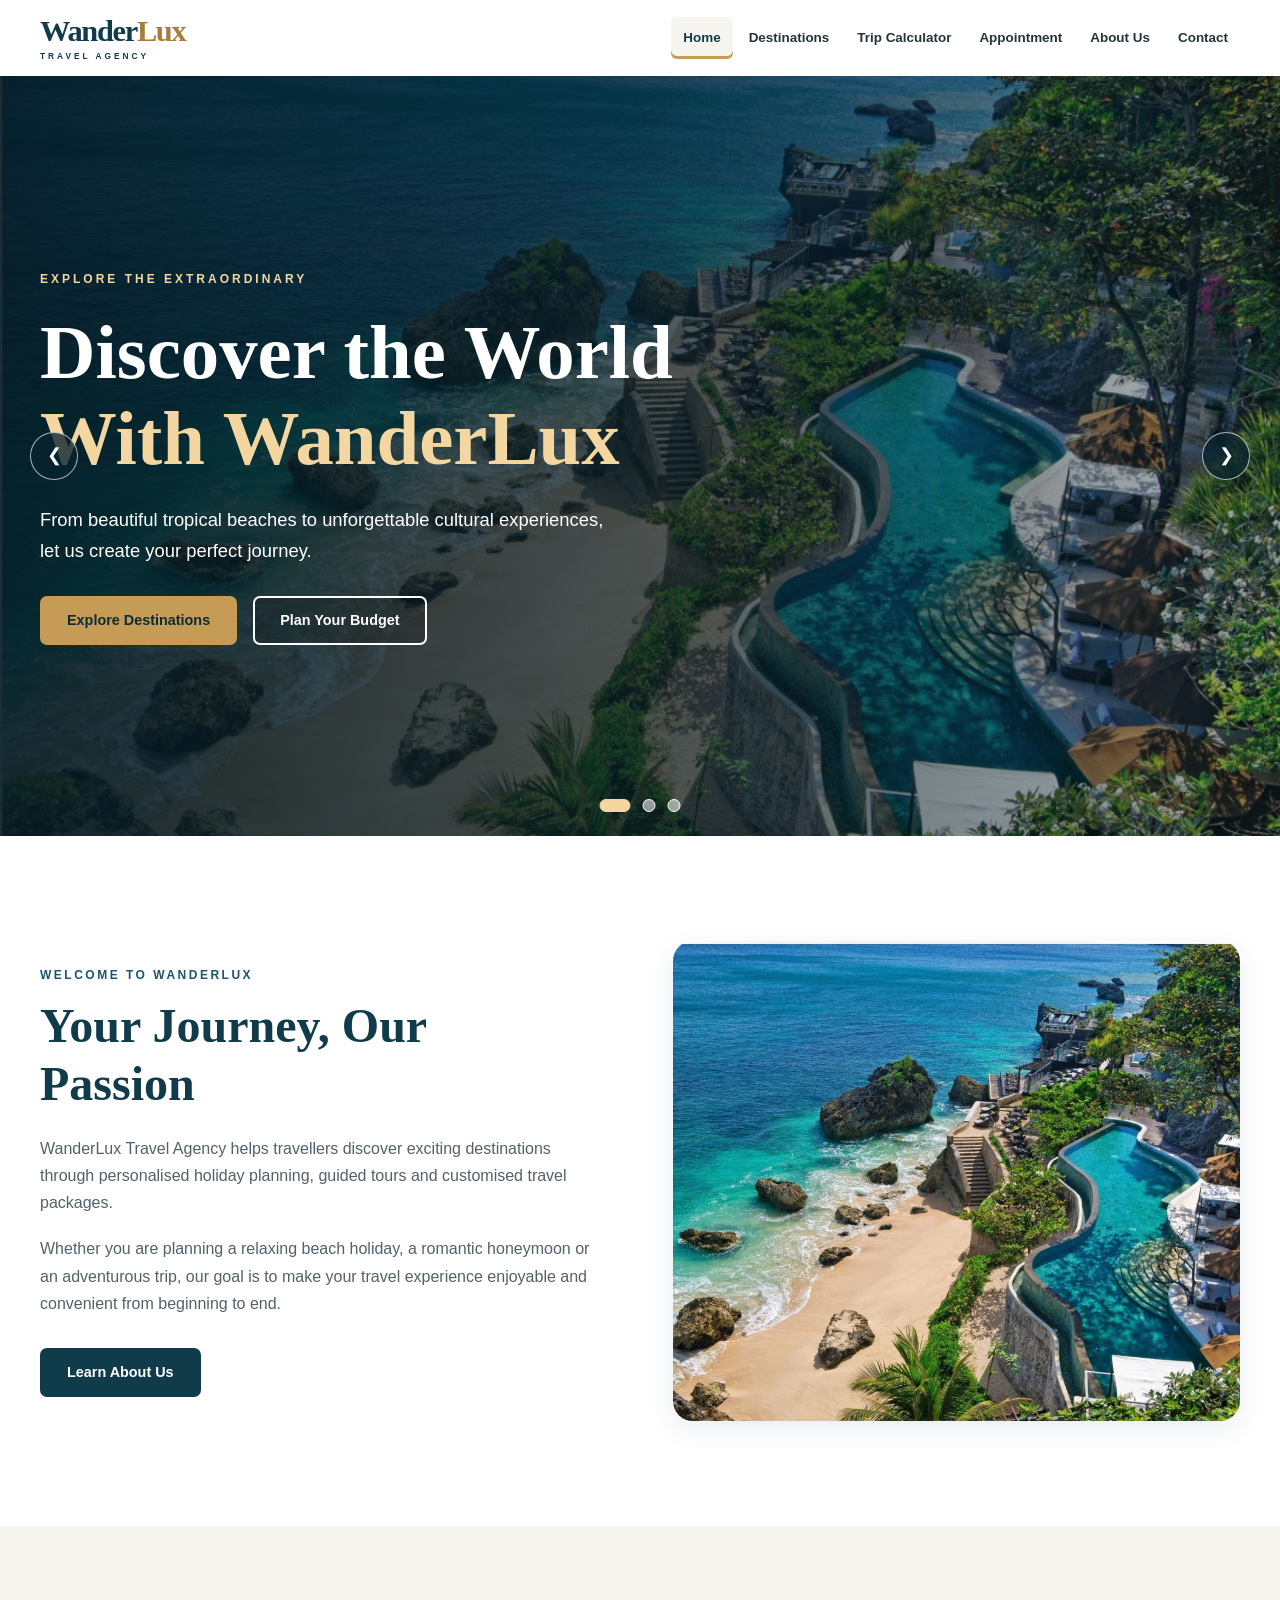
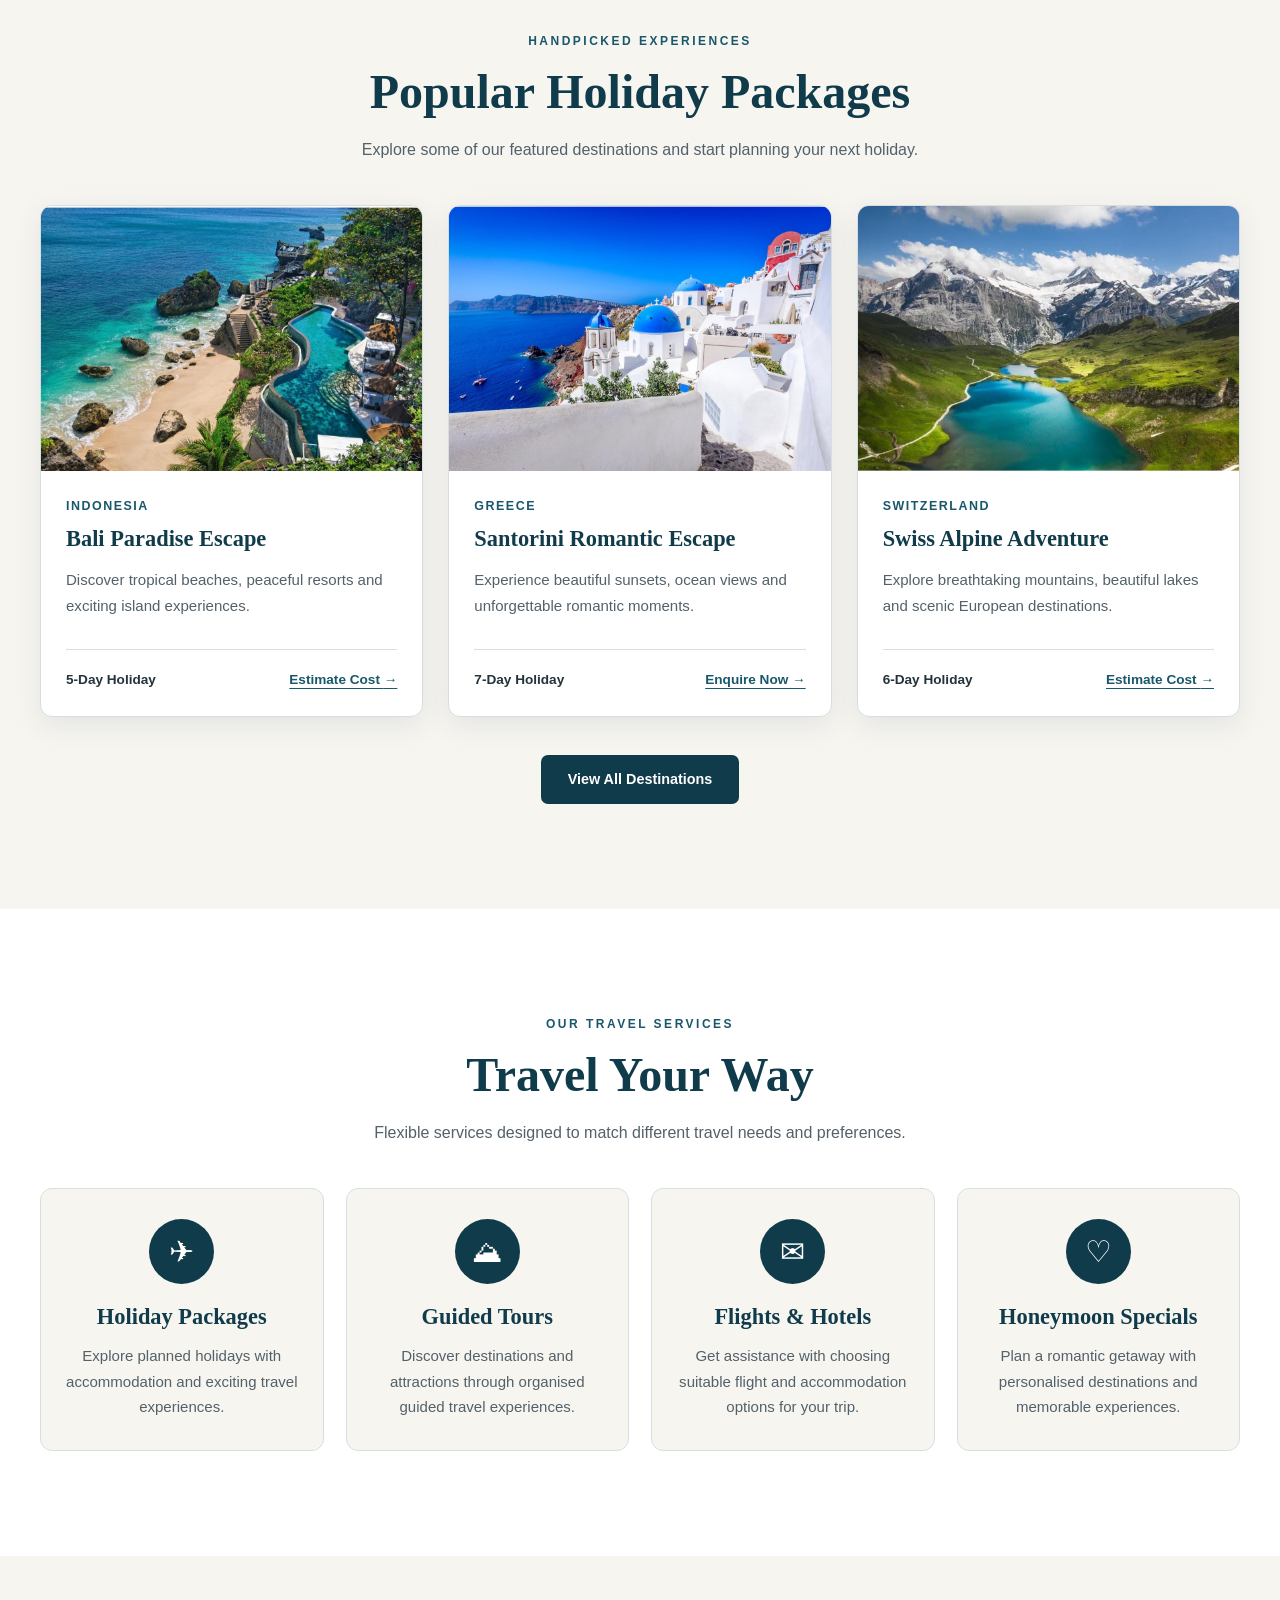
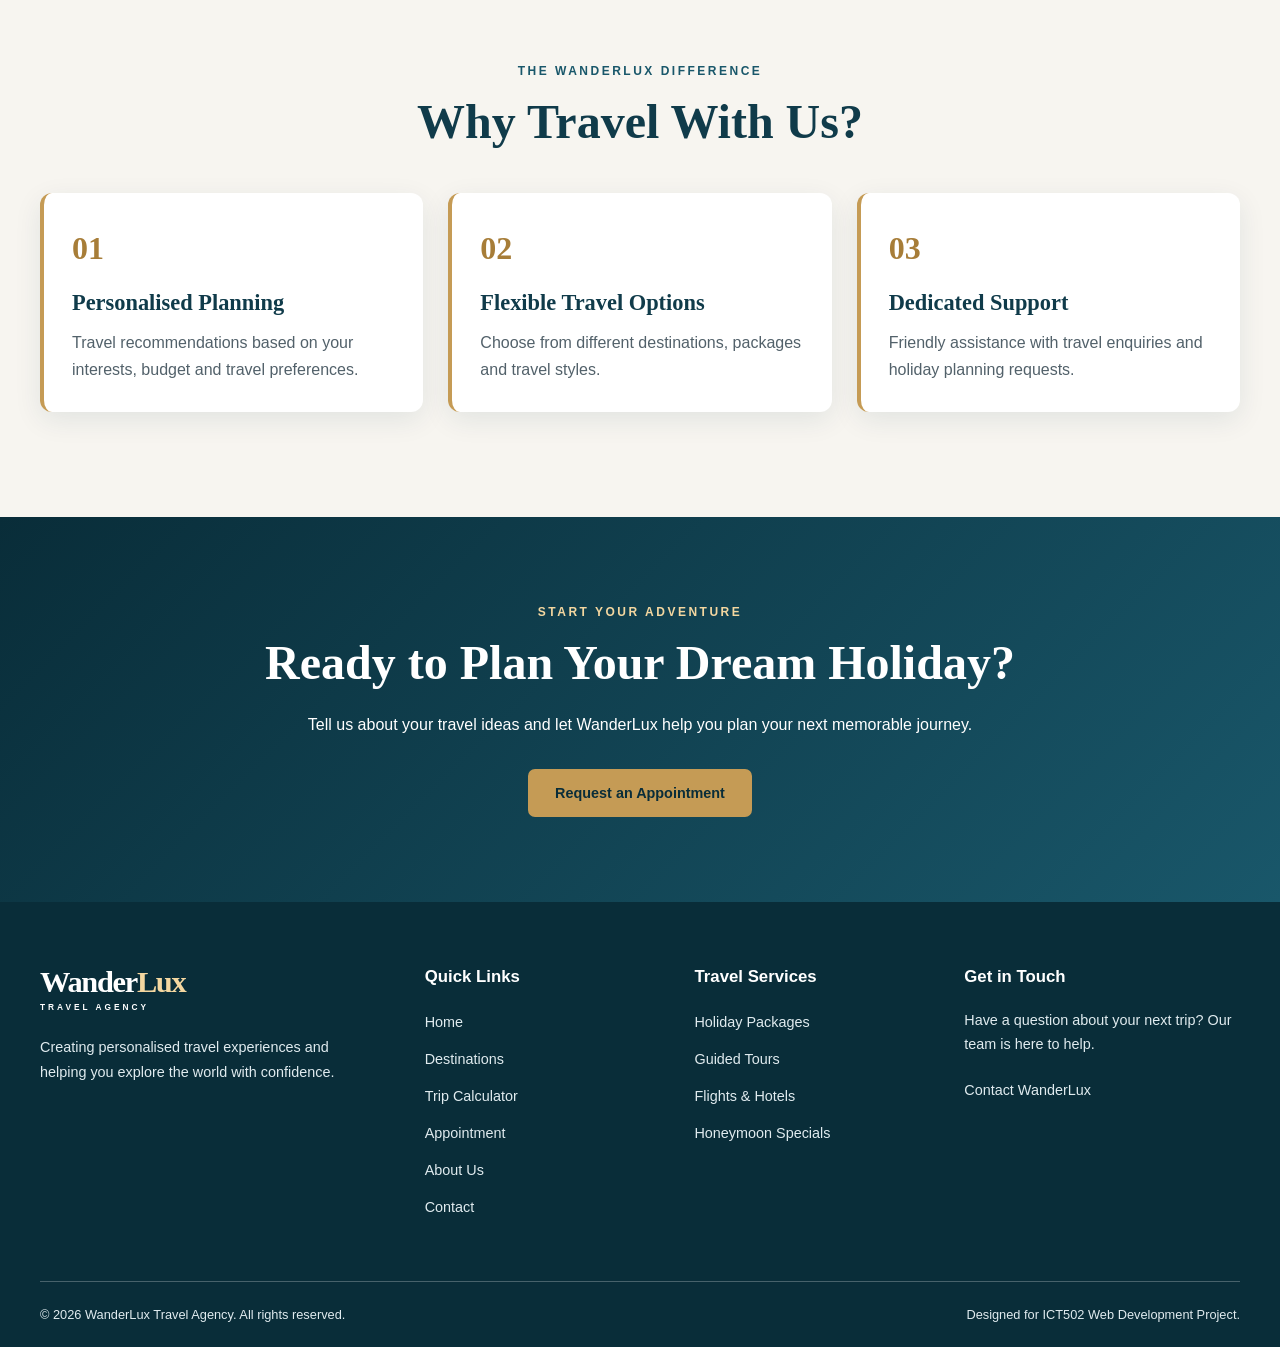
<file: index.html>
<!DOCTYPE html>
<html lang="en">
<head>
    <meta charset="UTF-8">
    <meta name="viewport" content="width=device-width, initial-scale=1.0">

    <title>WanderLux Travel Agency | Discover Your Next Journey</title>

    <meta name="description"
          content="Discover unforgettable holidays with WanderLux Travel Agency. Explore Bali, Santorini, Switzerland and personalised travel packages.">

    <meta name="theme-color" content="#103B4A">

    <link rel="stylesheet" href="css/style.css">

    <script src="js/main.js" defer></script>
    <script src="js/carousel.js" defer></script>
</head>

<body>

    <!-- Accessibility: skip directly to main content -->
    <a href="#main-content" class="skip-link">
        Skip to main content
    </a>

    <!-- HEADER AND NAVIGATION -->
    <header class="site-header">
        <div class="container nav-container">

            <a href="index.html" class="logo"
               aria-label="WanderLux Travel Agency homepage">
                Wander<span>Lux</span>
                <small>TRAVEL AGENCY</small>
            </a>

            <button class="menu-toggle"
                    type="button"
                    aria-label="Open navigation menu"
                    aria-expanded="false"
                    aria-controls="primary-navigation">
                <span></span>
                <span></span>
                <span></span>
            </button>

            <nav id="primary-navigation"
                 class="primary-nav"
                 aria-label="Main navigation">

                <ul class="nav-links">
                    <li>
                        <a href="index.html"
                           class="active"
                           aria-current="page">Home</a>
                    </li>
                    <li>
                        <a href="destinations.html">Destinations</a>
                    </li>
                    <li>
                        <a href="calculator.html">Trip Calculator</a>
                    </li>
                    <li>
                        <a href="appointment.html">Appointment</a>
                    </li>
                    <li>
                        <a href="about.html">About Us</a>
                    </li>
                    <li>
                        <a href="contact.html">Contact</a>
                    </li>
                </ul>

            </nav>
        </div>
    </header>

    <main id="main-content">

        <!-- FEATURED DESTINATIONS CAROUSEL -->
        <section class="hero"
                 aria-label="Featured travel destinations">

            <div class="hero-carousel"
                 aria-roledescription="carousel"
                 aria-label="Explore featured holiday destinations">

                <!-- Slide 1 -->
                <div class="hero-slide active"
                     data-slide="0"
                     aria-label="Slide 1 of 3: Bali">

                    <img src="images/bali.jpg"
                         alt="Tropical beach with clear blue water in Bali"
                         class="hero-image"
                         fetchpriority="high">

                    <div class="hero-overlay"></div>

                    <div class="container hero-content">
                        <p class="hero-eyebrow">
                            EXPLORE THE EXTRAORDINARY
                        </p>

                        <h1>
                            Discover the World
                            <span>With WanderLux</span>
                        </h1>

                        <p class="hero-description">
                            From beautiful tropical beaches to
                            unforgettable cultural experiences,
                            let us create your perfect journey.
                        </p>

                        <div class="hero-actions">
                            <a href="destinations.html"
                               class="btn btn-primary">
                                Explore Destinations
                            </a>

                            <a href="calculator.html"
                               class="btn btn-outline-light">
                                Plan Your Budget
                            </a>
                        </div>
                    </div>
                </div>

                <!-- Slide 2 -->
                <div class="hero-slide"
                     data-slide="1"
                     aria-label="Slide 2 of 3: Santorini"
                     aria-hidden="true"
                     inert>

                    <img src="images/santorini.jpg"
                         alt="White buildings overlooking the blue sea in Santorini, Greece"
                         class="hero-image"
                         loading="lazy">

                    <div class="hero-overlay"></div>

                    <div class="container hero-content">
                        <p class="hero-eyebrow">
                            ROMANTIC GETAWAYS
                        </p>

                        <h2 class="hero-slide-title">
                            Experience the Beauty
                            <span>of Santorini</span>
                        </h2>

                        <p class="hero-description">
                            Enjoy breathtaking sunsets,
                            beautiful coastal villages and
                            personalised romantic escapes.
                        </p>

                        <div class="hero-actions">
                            <a href="destinations.html"
                               class="btn btn-primary">
                                View Holiday Packages
                            </a>
                        </div>
                    </div>
                </div>

                <!-- Slide 3 -->
                <div class="hero-slide"
                     data-slide="2"
                     aria-label="Slide 3 of 3: Switzerland"
                     aria-hidden="true"
                     inert>

                    <img src="images/switzerland.jpg"
                         alt="Mountain landscape with an alpine lake in Switzerland"
                         class="hero-image"
                         loading="lazy">

                    <div class="hero-overlay"></div>

                    <div class="container hero-content">
                        <p class="hero-eyebrow">
                            ADVENTURE AWAITS
                        </p>

                        <h2 class="hero-slide-title">
                            Explore Switzerland's
                            <span>Natural Wonders</span>
                        </h2>

                        <p class="hero-description">
                            Discover snowy mountains,
                            peaceful lakes and unforgettable
                            experiences in the Swiss Alps.
                        </p>

                        <div class="hero-actions">
                            <a href="appointment.html"
                               class="btn btn-primary">
                                Plan Your Adventure
                            </a>
                        </div>
                    </div>
                </div>

                <!-- Carousel Controls -->
                <button class="carousel-control carousel-prev"
                        type="button"
                        aria-label="Previous destination">
                    &#10094;
                </button>

                <button class="carousel-control carousel-next"
                        type="button"
                        aria-label="Next destination">
                    &#10095;
                </button>

                <div class="carousel-dots"
                     aria-label="Choose a featured destination">

                    <button type="button"
                            class="carousel-dot active"
                            data-slide-to="0"
                            aria-label="Show Bali slide"
                            aria-current="true">
                    </button>

                    <button type="button"
                            class="carousel-dot"
                            data-slide-to="1"
                            aria-label="Show Santorini slide">
                    </button>

                    <button type="button"
                            class="carousel-dot"
                            data-slide-to="2"
                            aria-label="Show Switzerland slide">
                    </button>

                </div>

            </div>
        </section>

        <!-- INTRODUCTION -->
        <section class="section intro-section"
                 aria-labelledby="intro-heading">

            <div class="container intro-grid">

                <div class="intro-text reveal">
                    <p class="section-eyebrow">
                        WELCOME TO WANDERLUX
                    </p>

                    <h2 id="intro-heading">
                        Your Journey, Our Passion
                    </h2>

                    <p>
                        WanderLux Travel Agency helps travellers
                        discover exciting destinations through
                        personalised holiday planning, guided
                        tours and customised travel packages.
                    </p>

                    <p>
                        Whether you are planning a relaxing beach
                        holiday, a romantic honeymoon or an
                        adventurous trip, our goal is to make
                        your travel experience enjoyable and
                        convenient from beginning to end.
                    </p>

                    <a href="about.html"
                       class="btn btn-secondary">
                        Learn About Us
                    </a>
                </div>

                <div class="intro-image reveal">
                    <img src="images/bali.jpg"
                         alt="Beautiful tropical destination representing WanderLux holiday experiences"
                         loading="lazy">
                </div>

            </div>
        </section>

        <!-- POPULAR DESTINATIONS -->
        <section class="section packages-section"
                 aria-labelledby="packages-heading">

            <div class="container">

                <div class="section-heading reveal">
                    <p class="section-eyebrow">
                        HANDPICKED EXPERIENCES
                    </p>

                    <h2 id="packages-heading">
                        Popular Holiday Packages
                    </h2>

                    <p>
                        Explore some of our featured destinations
                        and start planning your next holiday.
                    </p>
                </div>

                <div class="package-grid">

                    <!-- Bali Package -->
                    <article class="package-card reveal">
                        <img src="images/bali.jpg"
                             alt="Bali tropical beach holiday"
                             loading="lazy">

                        <div class="package-content">
                            <p class="package-location">
                                Indonesia
                            </p>

                            <h3>Bali Paradise Escape</h3>

                            <p>
                                Discover tropical beaches,
                                peaceful resorts and exciting
                                island experiences.
                            </p>

                            <div class="package-footer">
                                <span>5-Day Holiday</span>

                                <a href="calculator.html"
                                   class="package-link">
                                    Estimate Cost
                                    <span aria-hidden="true">
                                        &rarr;
                                    </span>
                                </a>
                            </div>
                        </div>
                    </article>

                    <!-- Santorini Package -->
                    <article class="package-card reveal">
                        <img src="images/santorini.jpg"
                             alt="Santorini white buildings and Mediterranean coastline"
                             loading="lazy">

                        <div class="package-content">
                            <p class="package-location">
                                Greece
                            </p>

                            <h3>Santorini Romantic Escape</h3>

                            <p>
                                Experience beautiful sunsets,
                                ocean views and unforgettable
                                romantic moments.
                            </p>

                            <div class="package-footer">
                                <span>7-Day Holiday</span>

                                <a href="appointment.html"
                                   class="package-link">
                                    Enquire Now
                                    <span aria-hidden="true">
                                        &rarr;
                                    </span>
                                </a>
                            </div>
                        </div>
                    </article>

                    <!-- Switzerland Package -->
                    <article class="package-card reveal">
                        <img src="images/switzerland.jpg"
                             alt="Scenic mountain and lake landscape in Switzerland"
                             loading="lazy">

                        <div class="package-content">
                            <p class="package-location">
                                Switzerland
                            </p>

                            <h3>Swiss Alpine Adventure</h3>

                            <p>
                                Explore breathtaking mountains,
                                beautiful lakes and scenic
                                European destinations.
                            </p>

                            <div class="package-footer">
                                <span>6-Day Holiday</span>

                                <a href="calculator.html"
                                   class="package-link">
                                    Estimate Cost
                                    <span aria-hidden="true">
                                        &rarr;
                                    </span>
                                </a>
                            </div>
                        </div>
                    </article>

                </div>

                <div class="section-action reveal">
                    <a href="destinations.html"
                       class="btn btn-secondary">
                        View All Destinations
                    </a>
                </div>

            </div>
        </section>

        <!-- SERVICES SECTION -->
        <section class="section services-section"
                 aria-labelledby="services-heading">

            <div class="container">

                <div class="section-heading reveal">
                    <p class="section-eyebrow">
                        OUR TRAVEL SERVICES
                    </p>

                    <h2 id="services-heading">
                        Travel Your Way
                    </h2>

                    <p>
                        Flexible services designed to match
                        different travel needs and preferences.
                    </p>
                </div>

                <div class="services-grid">

                    <article class="service-card reveal">
                        <div class="service-icon" aria-hidden="true">
                            &#9992;
                        </div>

                        <h3>Holiday Packages</h3>

                        <p>
                            Explore planned holidays with
                            accommodation and exciting
                            travel experiences.
                        </p>
                    </article>

                    <article class="service-card reveal">
                        <div class="service-icon" aria-hidden="true">
                            &#9968;
                        </div>

                        <h3>Guided Tours</h3>

                        <p>
                            Discover destinations and
                            attractions through organised
                            guided travel experiences.
                        </p>
                    </article>

                    <article class="service-card reveal">
                        <div class="service-icon" aria-hidden="true">
                            &#9993;
                        </div>

                        <h3>Flights &amp; Hotels</h3>

                        <p>
                            Get assistance with choosing
                            suitable flight and accommodation
                            options for your trip.
                        </p>
                    </article>

                    <article class="service-card reveal">
                        <div class="service-icon" aria-hidden="true">
                            &#9825;
                        </div>

                        <h3>Honeymoon Specials</h3>

                        <p>
                            Plan a romantic getaway with
                            personalised destinations and
                            memorable experiences.
                        </p>
                    </article>

                </div>
            </div>
        </section>

        <!-- WHY CHOOSE WANDERLUX -->
        <section class="section why-section"
                 aria-labelledby="why-heading">

            <div class="container">

                <div class="section-heading reveal">
                    <p class="section-eyebrow">
                        THE WANDERLUX DIFFERENCE
                    </p>

                    <h2 id="why-heading">
                        Why Travel With Us?
                    </h2>
                </div>

                <div class="benefits-grid">

                    <div class="benefit-item reveal">
                        <span class="benefit-number">01</span>

                        <h3>Personalised Planning</h3>

                        <p>
                            Travel recommendations based
                            on your interests, budget
                            and travel preferences.
                        </p>
                    </div>

                    <div class="benefit-item reveal">
                        <span class="benefit-number">02</span>

                        <h3>Flexible Travel Options</h3>

                        <p>
                            Choose from different
                            destinations, packages and
                            travel styles.
                        </p>
                    </div>

                    <div class="benefit-item reveal">
                        <span class="benefit-number">03</span>

                        <h3>Dedicated Support</h3>

                        <p>
                            Friendly assistance with
                            travel enquiries and
                            holiday planning requests.
                        </p>
                    </div>

                </div>
            </div>
        </section>

        <!-- BOOKING CALL TO ACTION -->
        <section class="cta-section"
                 aria-labelledby="cta-heading">

            <div class="container cta-content reveal">
                <p class="section-eyebrow">
                    START YOUR ADVENTURE
                </p>

                <h2 id="cta-heading">
                    Ready to Plan Your Dream Holiday?
                </h2>

                <p>
                    Tell us about your travel ideas
                    and let WanderLux help you plan
                    your next memorable journey.
                </p>

                <a href="appointment.html"
                   class="btn btn-primary">
                    Request an Appointment
                </a>
            </div>
        </section>

    </main>

    <!-- WEBSITE FOOTER -->
    <footer class="site-footer">

        <div class="container footer-grid">

            <div class="footer-brand">
                <a href="index.html" class="logo footer-logo">
                    Wander<span>Lux</span>
                    <small>TRAVEL AGENCY</small>
                </a>

                <p>
                    Creating personalised travel
                    experiences and helping you
                    explore the world with confidence.
                </p>
            </div>

            <div class="footer-links">
                <h2>Quick Links</h2>

                <ul>
                    <li><a href="index.html">Home</a></li>
                    <li><a href="destinations.html">Destinations</a></li>
                    <li><a href="calculator.html">Trip Calculator</a></li>
                    <li><a href="appointment.html">Appointment</a></li>
                    <li><a href="about.html">About Us</a></li>
                    <li><a href="contact.html">Contact</a></li>
                </ul>
            </div>

            <div class="footer-links">
                <h2>Travel Services</h2>

                <ul>
                    <li><a href="destinations.html">Holiday Packages</a></li>
                    <li><a href="destinations.html">Guided Tours</a></li>
                    <li><a href="destinations.html">Flights &amp; Hotels</a></li>
                    <li><a href="destinations.html">Honeymoon Specials</a></li>
                </ul>
            </div>

            <div class="footer-contact">
                <h2>Get in Touch</h2>

                <p>
                    Have a question about your next trip?
                    Our team is here to help.
                </p>

                <a href="contact.html">
                    Contact WanderLux
                </a>
            </div>

        </div>

        <div class="container footer-bottom">
            <p>
                &copy; <span id="current-year">2026</span>
                WanderLux Travel Agency.
                All rights reserved.
            </p>

            <p>
                Designed for ICT502 Web Development Project.
            </p>
        </div>

    </footer>

</body>
</html>
</file>
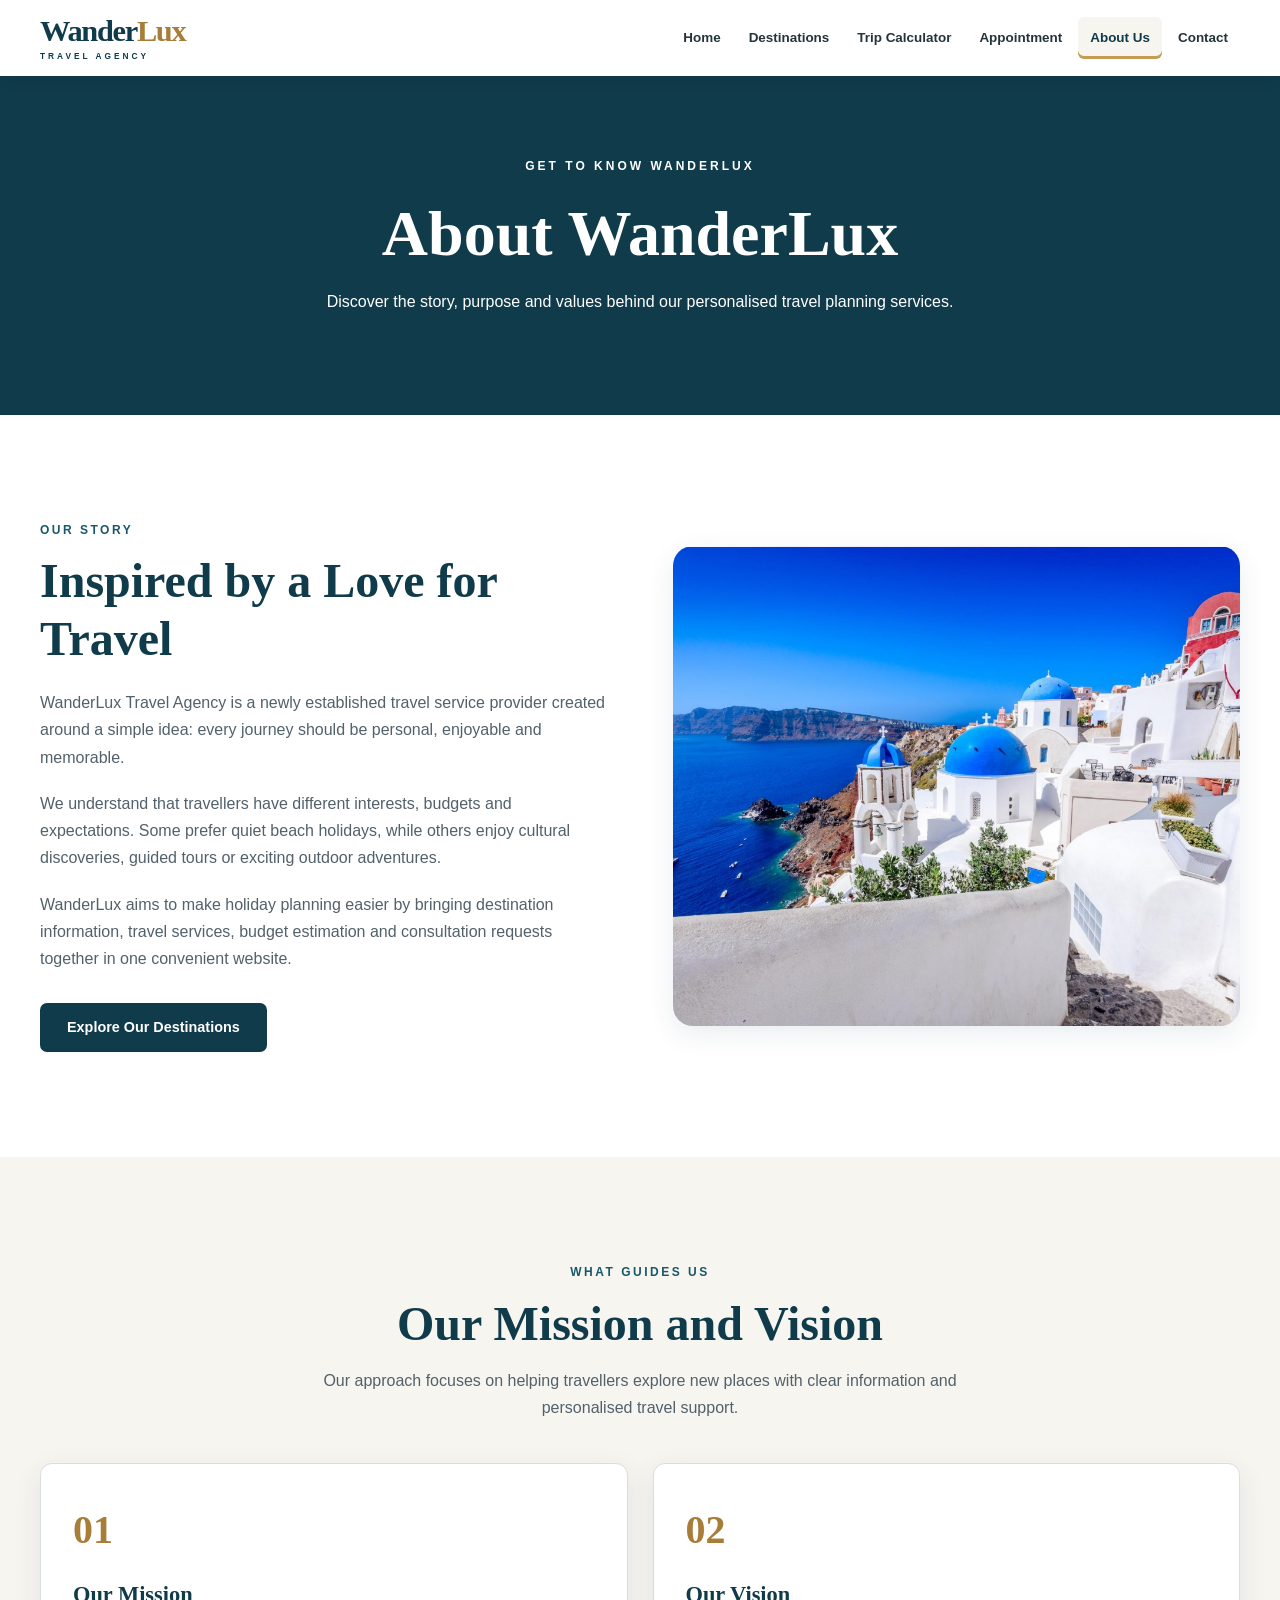
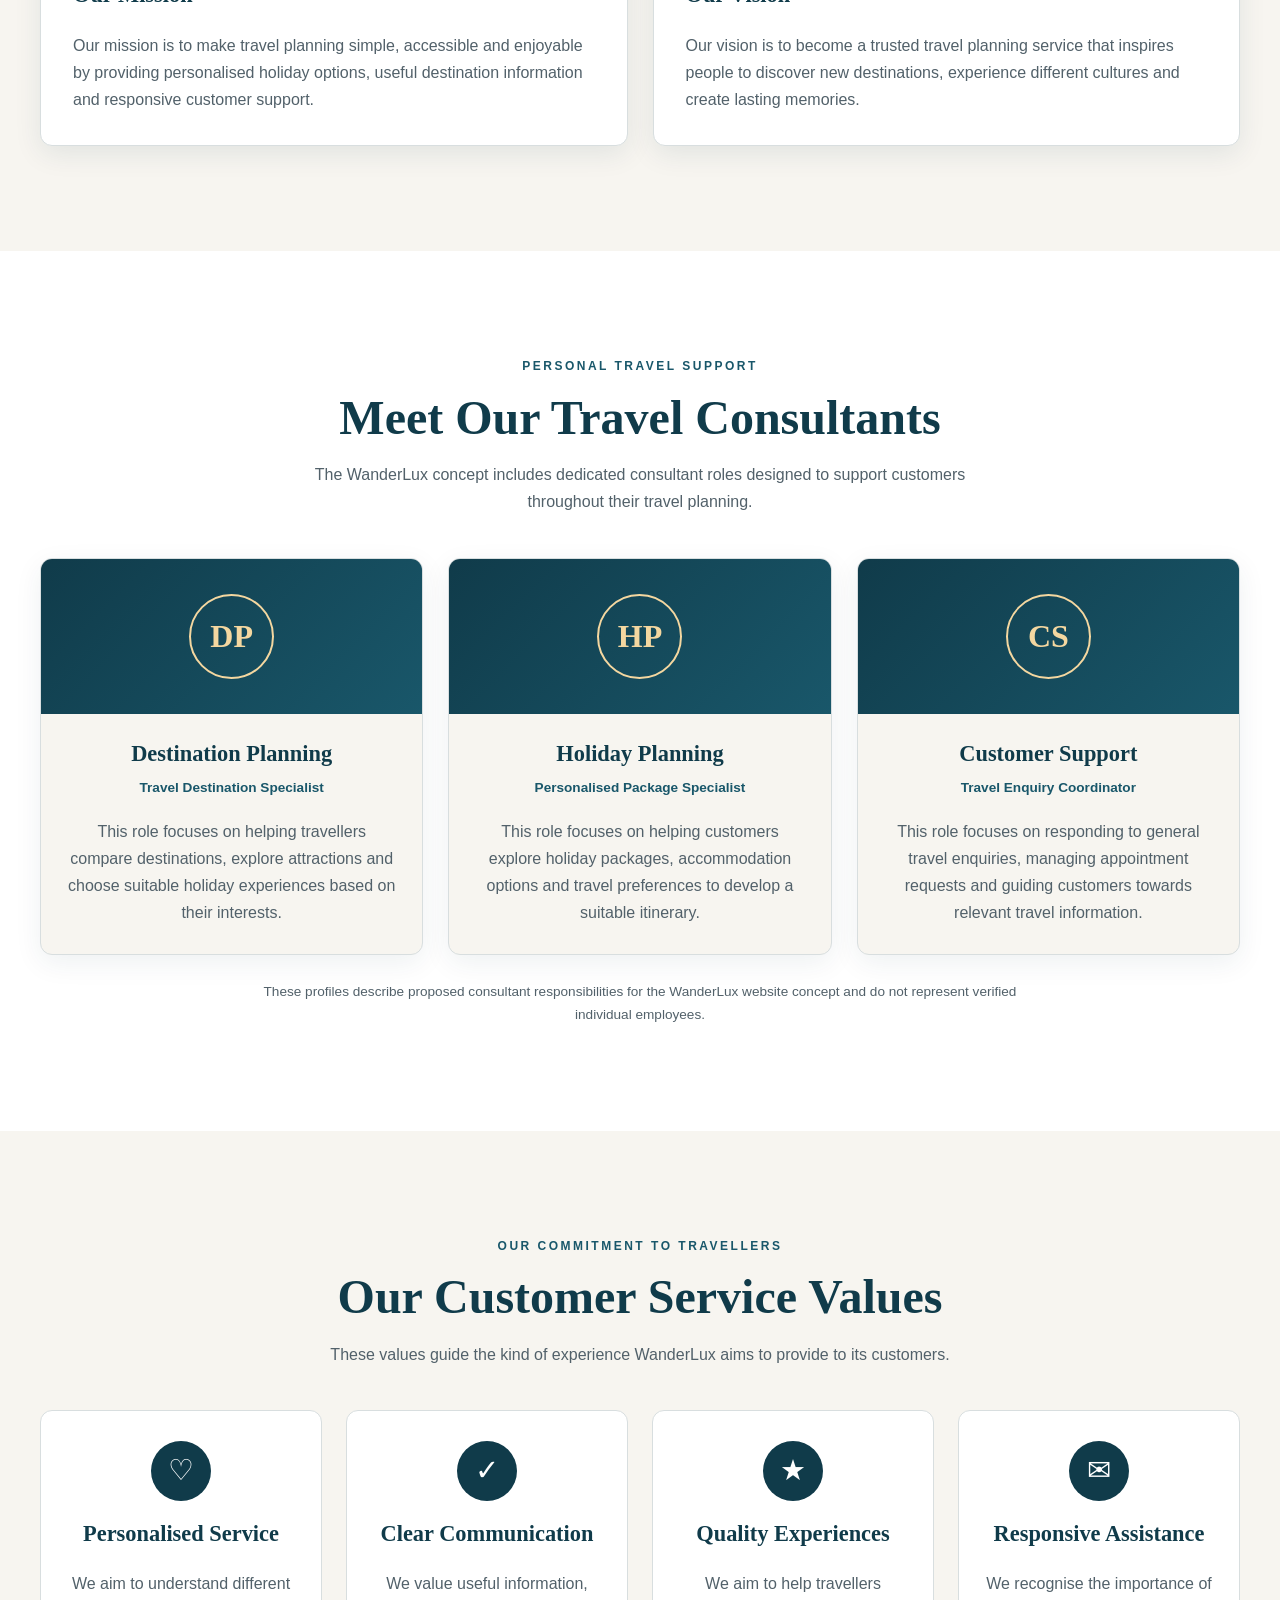
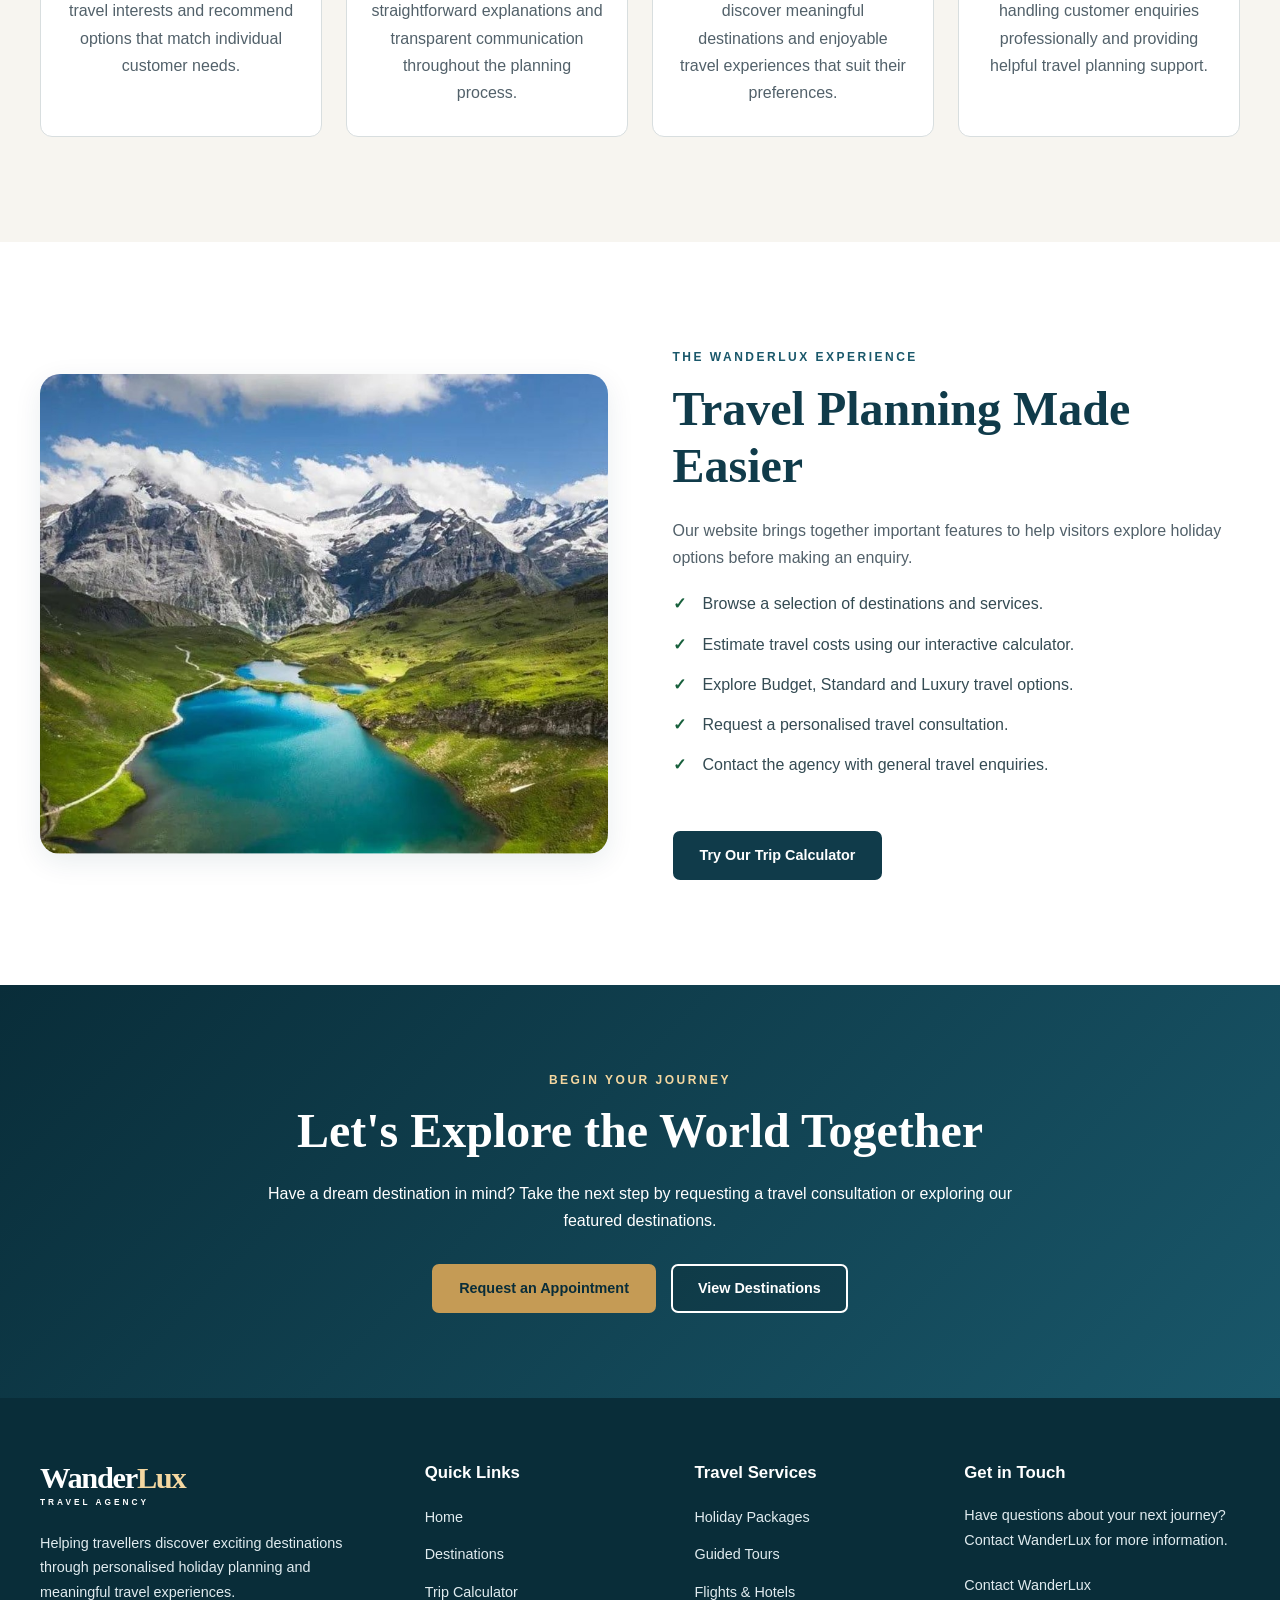
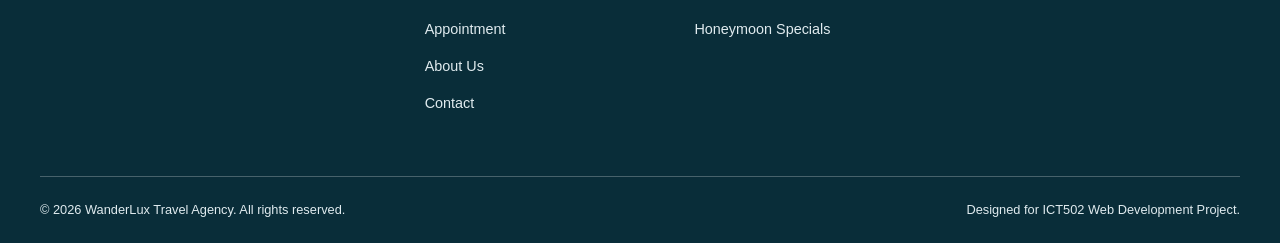
<file: about.html>
<!DOCTYPE html>
<html lang="en">
<head>
    <meta charset="UTF-8">
    <meta name="viewport"
          content="width=device-width, initial-scale=1.0">

    <title>About Us | WanderLux Travel Agency</title>

    <meta name="description"
          content="Learn about WanderLux Travel Agency, our mission, travel consultants and commitment to personalised holiday planning and customer service.">

    <meta name="theme-color" content="#103B4A">

    <!-- Shared CSS and JavaScript -->
    <link rel="stylesheet" href="css/style.css">
    <script src="js/main.js" defer></script>
</head>

<body>

    <!-- Accessibility: skip navigation -->
    <a href="#main-content" class="skip-link">
        Skip to main content
    </a>

    <!-- HEADER AND NAVIGATION -->
    <header class="site-header">
        <div class="container nav-container">

            <a href="index.html"
               class="logo"
               aria-label="WanderLux Travel Agency homepage">
                Wander<span>Lux</span>
                <small>TRAVEL AGENCY</small>
            </a>

            <button class="menu-toggle"
                    type="button"
                    aria-label="Open navigation menu"
                    aria-expanded="false"
                    aria-controls="primary-navigation">
                <span></span>
                <span></span>
                <span></span>
            </button>

            <nav id="primary-navigation"
                 class="primary-nav"
                 aria-label="Main navigation">

                <ul class="nav-links">
                    <li>
                        <a href="index.html">Home</a>
                    </li>

                    <li>
                        <a href="destinations.html">
                            Destinations
                        </a>
                    </li>

                    <li>
                        <a href="calculator.html">
                            Trip Calculator
                        </a>
                    </li>

                    <li>
                        <a href="appointment.html">
                            Appointment
                        </a>
                    </li>

                    <li>
                        <a href="about.html"
                           class="active"
                           aria-current="page">
                            About Us
                        </a>
                    </li>

                    <li>
                        <a href="contact.html">
                            Contact
                        </a>
                    </li>
                </ul>

            </nav>
        </div>
    </header>

    <main id="main-content">

        <!-- PAGE INTRODUCTION -->
        <section class="page-hero"
                 aria-labelledby="page-title">

            <div class="container">

                <p class="hero-eyebrow">
                    GET TO KNOW WANDERLUX
                </p>

                <h1 id="page-title">
                    About WanderLux
                </h1>

                <p>
                    Discover the story, purpose and
                    values behind our personalised
                    travel planning services.
                </p>

            </div>
        </section>

        <!-- OUR STORY -->
        <section class="section intro-section"
                 aria-labelledby="story-heading">

            <div class="container intro-grid">

                <div class="intro-text reveal">

                    <p class="section-eyebrow">
                        OUR STORY
                    </p>

                    <h2 id="story-heading">
                        Inspired by a Love for Travel
                    </h2>

                    <p>
                        WanderLux Travel Agency is a newly
                        established travel service provider
                        created around a simple idea:
                        every journey should be personal,
                        enjoyable and memorable.
                    </p>

                    <p>
                        We understand that travellers have
                        different interests, budgets and
                        expectations. Some prefer quiet
                        beach holidays, while others enjoy
                        cultural discoveries, guided tours
                        or exciting outdoor adventures.
                    </p>

                    <p>
                        WanderLux aims to make holiday
                        planning easier by bringing
                        destination information, travel
                        services, budget estimation and
                        consultation requests together
                        in one convenient website.
                    </p>

                    <a href="destinations.html"
                       class="btn btn-secondary">
                        Explore Our Destinations
                    </a>

                </div>

                <div class="intro-image reveal">

                    <img src="images/santorini.jpg"
                         alt="Beautiful coastal destination in Santorini, Greece"
                         loading="lazy">

                </div>

            </div>
        </section>

        <!-- MISSION AND VISION -->
        <section class="section packages-section"
                 aria-labelledby="mission-heading">

            <div class="container">

                <div class="section-heading reveal">

                    <p class="section-eyebrow">
                        WHAT GUIDES US
                    </p>

                    <h2 id="mission-heading">
                        Our Mission and Vision
                    </h2>

                    <p>
                        Our approach focuses on helping
                        travellers explore new places
                        with clear information and
                        personalised travel support.
                    </p>

                </div>

                <div class="about-mission-grid">

                    <article class="about-info-card reveal">

                        <span class="about-card-number"
                              aria-hidden="true">
                            01
                        </span>

                        <h3>Our Mission</h3>

                        <p>
                            Our mission is to make travel
                            planning simple, accessible
                            and enjoyable by providing
                            personalised holiday options,
                            useful destination information
                            and responsive customer support.
                        </p>

                    </article>

                    <article class="about-info-card reveal">

                        <span class="about-card-number"
                              aria-hidden="true">
                            02
                        </span>

                        <h3>Our Vision</h3>

                        <p>
                            Our vision is to become a
                            trusted travel planning
                            service that inspires people
                            to discover new destinations,
                            experience different cultures
                            and create lasting memories.
                        </p>

                    </article>

                </div>

            </div>
        </section>

        <!-- TRAVEL CONSULTANTS -->
        <section class="section consultants-section"
                 aria-labelledby="consultants-heading">

            <div class="container">

                <div class="section-heading reveal">

                    <p class="section-eyebrow">
                        PERSONAL TRAVEL SUPPORT
                    </p>

                    <h2 id="consultants-heading">
                        Meet Our Travel Consultants
                    </h2>

                    <p>
                        The WanderLux concept includes
                        dedicated consultant roles
                        designed to support customers
                        throughout their travel planning.
                    </p>

                </div>

                <div class="consultant-grid">

                    <!-- CONSULTANT ROLE 1 -->
                    <article class="consultant-card reveal">

                        <div class="consultant-avatar"
                             aria-hidden="true">
                            <span>DP</span>
                        </div>

                        <div class="consultant-content">

                            <h3>Destination Planning</h3>

                            <p class="consultant-role">
                                Travel Destination Specialist
                            </p>

                            <p>
                                This role focuses on helping
                                travellers compare destinations,
                                explore attractions and choose
                                suitable holiday experiences
                                based on their interests.
                            </p>

                        </div>

                    </article>

                    <!-- CONSULTANT ROLE 2 -->
                    <article class="consultant-card reveal">

                        <div class="consultant-avatar"
                             aria-hidden="true">
                            <span>HP</span>
                        </div>

                        <div class="consultant-content">

                            <h3>Holiday Planning</h3>

                            <p class="consultant-role">
                                Personalised Package Specialist
                            </p>

                            <p>
                                This role focuses on helping
                                customers explore holiday
                                packages, accommodation
                                options and travel preferences
                                to develop a suitable itinerary.
                            </p>

                        </div>

                    </article>

                    <!-- CONSULTANT ROLE 3 -->
                    <article class="consultant-card reveal">

                        <div class="consultant-avatar"
                             aria-hidden="true">
                            <span>CS</span>
                        </div>

                        <div class="consultant-content">

                            <h3>Customer Support</h3>

                            <p class="consultant-role">
                                Travel Enquiry Coordinator
                            </p>

                            <p>
                                This role focuses on responding
                                to general travel enquiries,
                                managing appointment requests
                                and guiding customers towards
                                relevant travel information.
                            </p>

                        </div>

                    </article>

                </div>

                <p class="consultant-disclaimer">
                    These profiles describe proposed consultant
                    responsibilities for the WanderLux website
                    concept and do not represent verified
                    individual employees.
                </p>

            </div>
        </section>

        <!-- CUSTOMER SERVICE VALUES -->
        <section class="section why-section"
                 aria-labelledby="values-heading">

            <div class="container">

                <div class="section-heading reveal">

                    <p class="section-eyebrow">
                        OUR COMMITMENT TO TRAVELLERS
                    </p>

                    <h2 id="values-heading">
                        Our Customer Service Values
                    </h2>

                    <p>
                        These values guide the kind of
                        experience WanderLux aims to
                        provide to its customers.
                    </p>

                </div>

                <div class="values-grid">

                    <article class="value-card reveal">

                        <div class="value-icon"
                             aria-hidden="true">
                            &#9825;
                        </div>

                        <h3>Personalised Service</h3>

                        <p>
                            We aim to understand different
                            travel interests and recommend
                            options that match individual
                            customer needs.
                        </p>

                    </article>

                    <article class="value-card reveal">

                        <div class="value-icon"
                             aria-hidden="true">
                            &#10003;
                        </div>

                        <h3>Clear Communication</h3>

                        <p>
                            We value useful information,
                            straightforward explanations
                            and transparent communication
                            throughout the planning process.
                        </p>

                    </article>

                    <article class="value-card reveal">

                        <div class="value-icon"
                             aria-hidden="true">
                            &#9733;
                        </div>

                        <h3>Quality Experiences</h3>

                        <p>
                            We aim to help travellers
                            discover meaningful destinations
                            and enjoyable travel experiences
                            that suit their preferences.
                        </p>

                    </article>

                    <article class="value-card reveal">

                        <div class="value-icon"
                             aria-hidden="true">
                            &#9993;
                        </div>

                        <h3>Responsive Assistance</h3>

                        <p>
                            We recognise the importance
                            of handling customer enquiries
                            professionally and providing
                            helpful travel planning support.
                        </p>

                    </article>

                </div>

            </div>
        </section>

        <!-- WHY CHOOSE WANDERLUX -->
        <section class="section about-why-section"
                 aria-labelledby="why-heading">

            <div class="container intro-grid">

                <div class="intro-image reveal">

                    <img src="images/switzerland.jpg"
                         alt="Swiss alpine mountains and scenic lake"
                         loading="lazy">

                </div>

                <div class="intro-text reveal">

                    <p class="section-eyebrow">
                        THE WANDERLUX EXPERIENCE
                    </p>

                    <h2 id="why-heading">
                        Travel Planning Made Easier
                    </h2>

                    <p>
                        Our website brings together
                        important features to help
                        visitors explore holiday options
                        before making an enquiry.
                    </p>

                    <ul class="about-feature-list">

                        <li>
                            Browse a selection of
                            destinations and services.
                        </li>

                        <li>
                            Estimate travel costs using
                            our interactive calculator.
                        </li>

                        <li>
                            Explore Budget, Standard
                            and Luxury travel options.
                        </li>

                        <li>
                            Request a personalised
                            travel consultation.
                        </li>

                        <li>
                            Contact the agency with
                            general travel enquiries.
                        </li>

                    </ul>

                    <a href="calculator.html"
                       class="btn btn-secondary">
                        Try Our Trip Calculator
                    </a>

                </div>

            </div>
        </section>

        <!-- CALL TO ACTION -->
        <section class="cta-section"
                 aria-labelledby="cta-heading">

            <div class="container cta-content reveal">

                <p class="section-eyebrow">
                    BEGIN YOUR JOURNEY
                </p>

                <h2 id="cta-heading">
                    Let's Explore the World Together
                </h2>

                <p>
                    Have a dream destination in mind?
                    Take the next step by requesting
                    a travel consultation or exploring
                    our featured destinations.
                </p>

                <div class="about-cta-actions">

                    <a href="appointment.html"
                       class="btn btn-primary">
                        Request an Appointment
                    </a>

                    <a href="destinations.html"
                       class="btn btn-outline-light">
                        View Destinations
                    </a>

                </div>

            </div>
        </section>

    </main>

    <!-- FOOTER -->
    <footer class="site-footer">

        <div class="container footer-grid">

            <div class="footer-brand">

                <a href="index.html"
                   class="logo footer-logo"
                   aria-label="WanderLux homepage">
                    Wander<span>Lux</span>
                    <small>TRAVEL AGENCY</small>
                </a>

                <p>
                    Helping travellers discover
                    exciting destinations through
                    personalised holiday planning
                    and meaningful travel experiences.
                </p>

            </div>

            <div class="footer-links">

                <h2>Quick Links</h2>

                <ul>
                    <li><a href="index.html">Home</a></li>

                    <li>
                        <a href="destinations.html">
                            Destinations
                        </a>
                    </li>

                    <li>
                        <a href="calculator.html">
                            Trip Calculator
                        </a>
                    </li>

                    <li>
                        <a href="appointment.html">
                            Appointment
                        </a>
                    </li>

                    <li><a href="about.html">About Us</a></li>

                    <li>
                        <a href="contact.html">
                            Contact
                        </a>
                    </li>
                </ul>

            </div>

            <div class="footer-links">

                <h2>Travel Services</h2>

                <ul>
                    <li>
                        <a href="destinations.html">
                            Holiday Packages
                        </a>
                    </li>

                    <li>
                        <a href="destinations.html">
                            Guided Tours
                        </a>
                    </li>

                    <li>
                        <a href="destinations.html">
                            Flights &amp; Hotels
                        </a>
                    </li>

                    <li>
                        <a href="destinations.html">
                            Honeymoon Specials
                        </a>
                    </li>
                </ul>

            </div>

            <div class="footer-contact">

                <h2>Get in Touch</h2>

                <p>
                    Have questions about your next
                    journey? Contact WanderLux
                    for more information.
                </p>

                <a href="contact.html">
                    Contact WanderLux
                </a>

            </div>

        </div>

        <div class="container footer-bottom">

            <p>
                &copy;
                <span id="current-year">2026</span>
                WanderLux Travel Agency.
                All rights reserved.
            </p>

            <p>
                Designed for ICT502 Web Development Project.
            </p>

        </div>

    </footer>

</body>
</html>
</file>
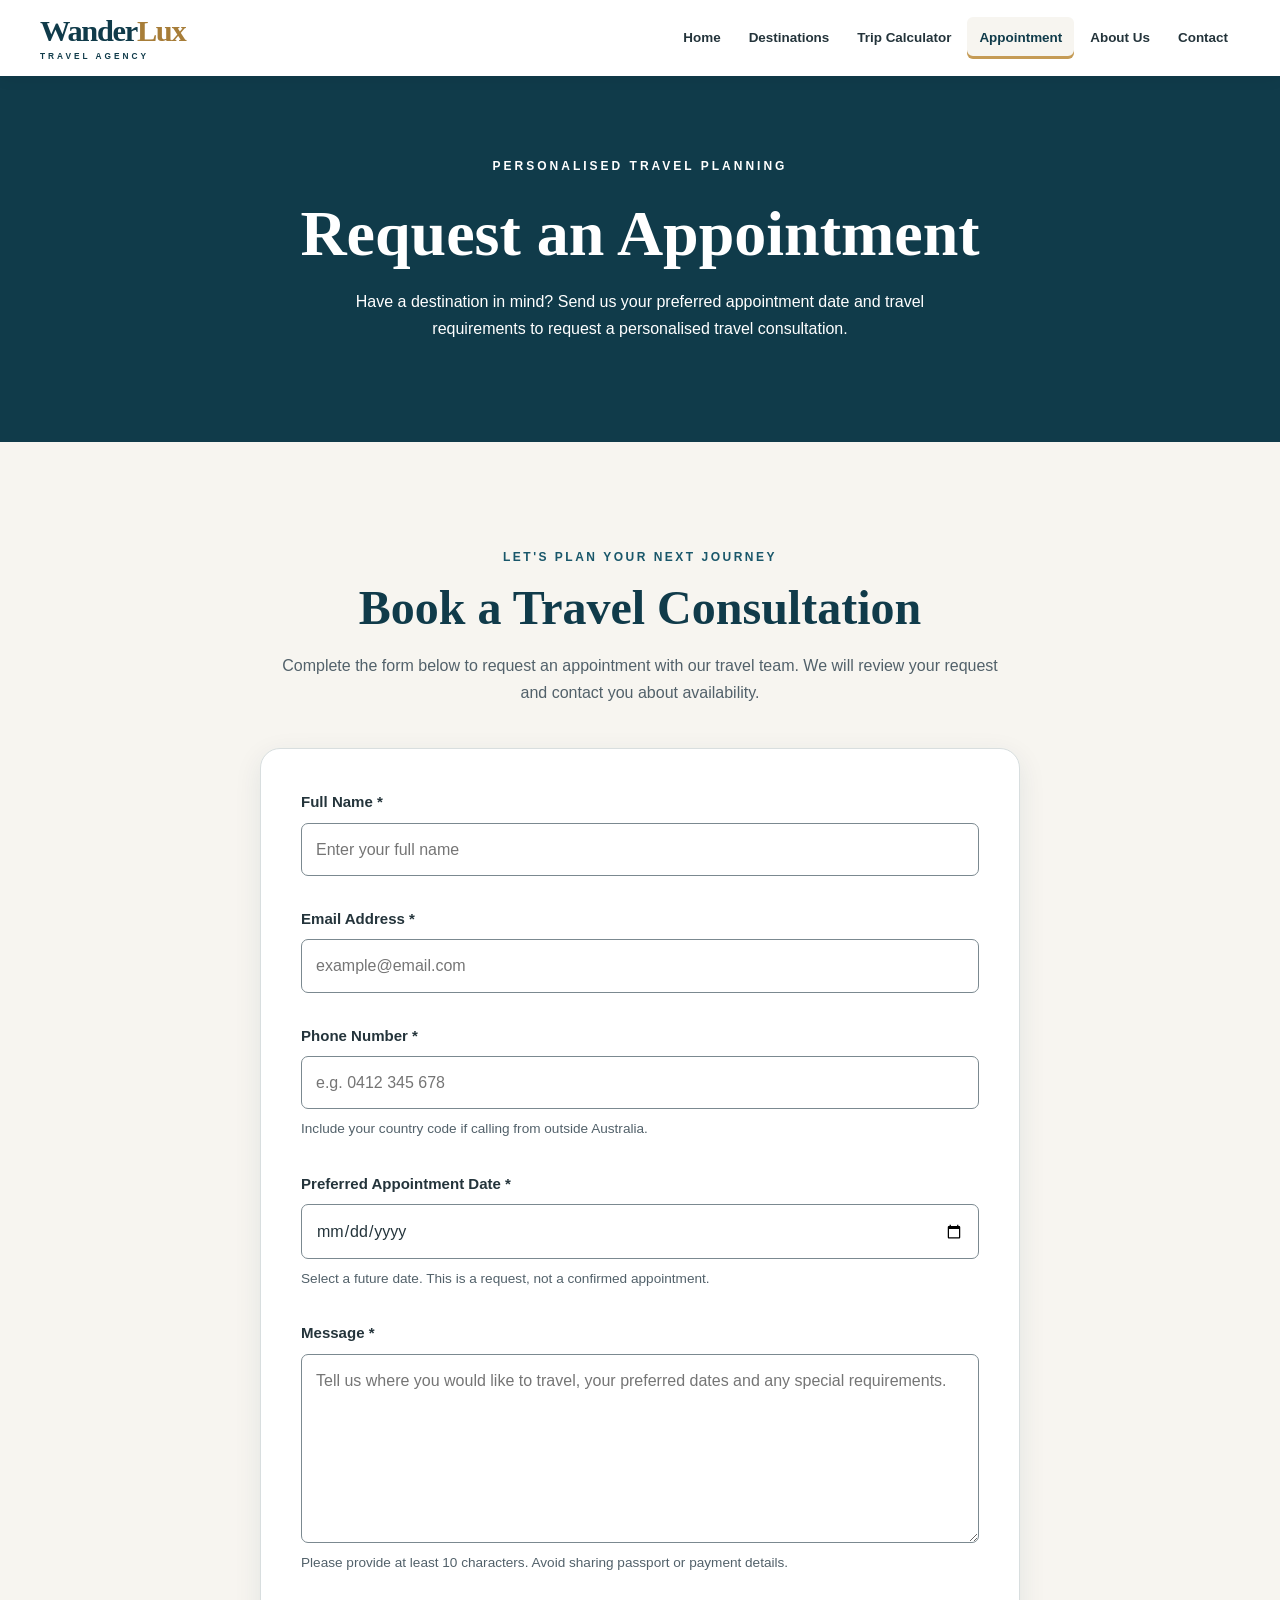
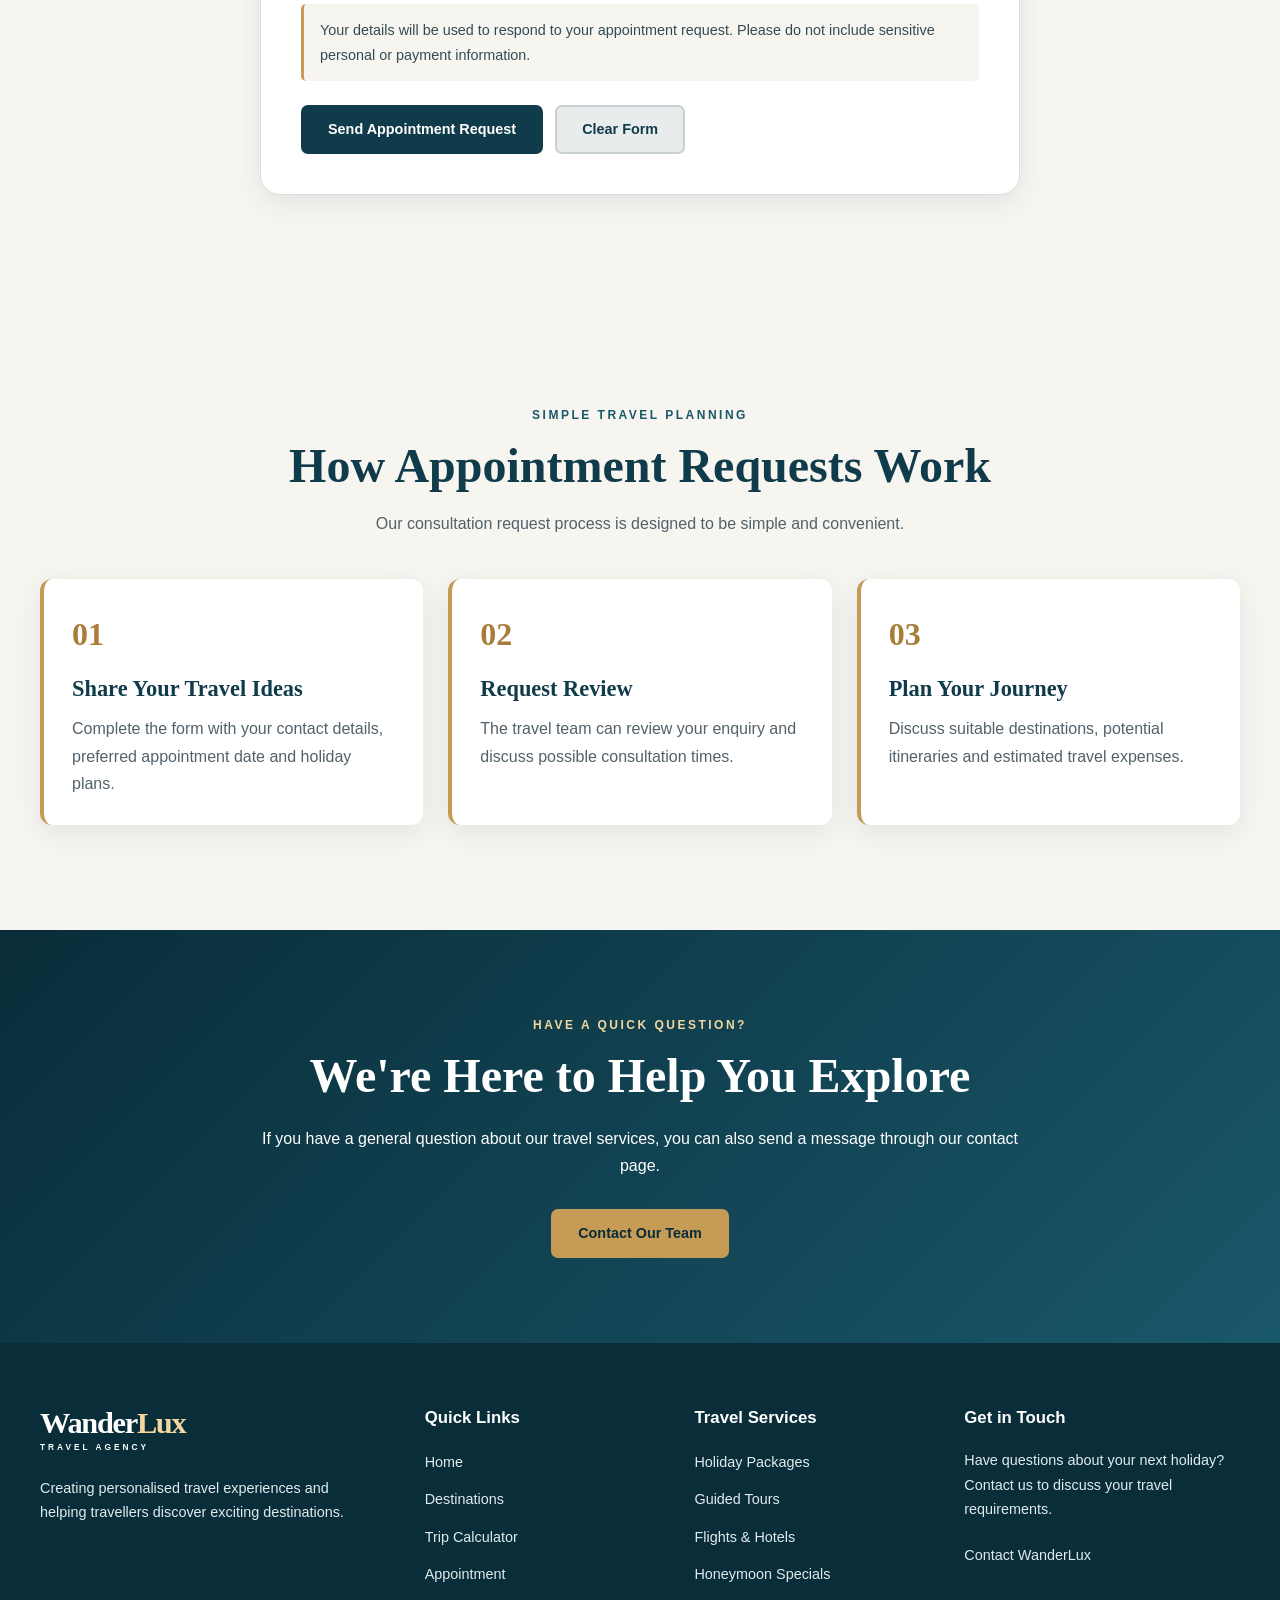
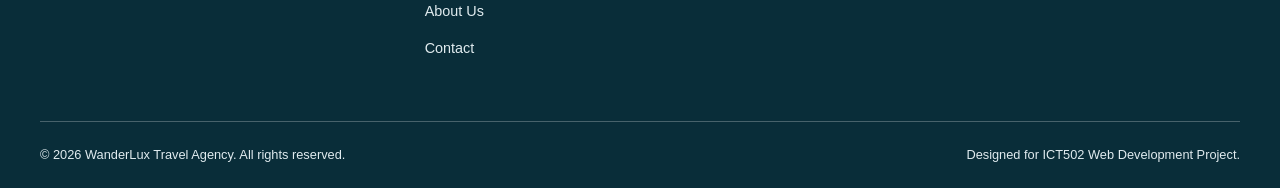
<file: appointment.html>
<!DOCTYPE html>
<html lang="en">
<head>
    <meta charset="UTF-8">
    <meta name="viewport"
          content="width=device-width, initial-scale=1.0">

    <title>Request an Appointment | WanderLux Travel Agency</title>

    <meta name="description"
          content="Request a travel planning appointment with WanderLux Travel Agency. Tell us your holiday preferences and arrange a personalised consultation.">

    <meta name="theme-color" content="#103B4A">

    <!-- Shared stylesheet -->
    <link rel="stylesheet" href="css/style.css">

    <!-- Shared navigation and form functionality -->
    <script src="js/main.js" defer></script>
    <script src="js/forms.js" defer></script>
</head>

<body>

    <!-- Accessibility skip link -->
    <a href="#main-content" class="skip-link">
        Skip to main content
    </a>

    <!-- HEADER -->
    <header class="site-header">
        <div class="container nav-container">

            <a href="index.html"
               class="logo"
               aria-label="WanderLux Travel Agency homepage">
                Wander<span>Lux</span>
                <small>TRAVEL AGENCY</small>
            </a>

            <!-- Mobile menu button -->
            <button class="menu-toggle"
                    type="button"
                    aria-label="Open navigation menu"
                    aria-expanded="false"
                    aria-controls="primary-navigation">
                <span></span>
                <span></span>
                <span></span>
            </button>

            <!-- Main navigation -->
            <nav id="primary-navigation"
                 class="primary-nav"
                 aria-label="Main navigation">

                <ul class="nav-links">

                    <li>
                        <a href="index.html">Home</a>
                    </li>

                    <li>
                        <a href="destinations.html">
                            Destinations
                        </a>
                    </li>

                    <li>
                        <a href="calculator.html">
                            Trip Calculator
                        </a>
                    </li>

                    <li>
                        <a href="appointment.html"
                           class="active"
                           aria-current="page">
                            Appointment
                        </a>
                    </li>

                    <li>
                        <a href="about.html">
                            About Us
                        </a>
                    </li>

                    <li>
                        <a href="contact.html">
                            Contact
                        </a>
                    </li>

                </ul>
            </nav>
        </div>
    </header>

    <main id="main-content">

        <!-- PAGE HERO -->
        <section class="page-hero"
                 aria-labelledby="page-title">

            <div class="container">

                <p class="hero-eyebrow">
                    PERSONALISED TRAVEL PLANNING
                </p>

                <h1 id="page-title">
                    Request an Appointment
                </h1>

                <p>
                    Have a destination in mind?
                    Send us your preferred appointment date
                    and travel requirements to request
                    a personalised travel consultation.
                </p>

            </div>
        </section>

        <!-- APPOINTMENT FORM SECTION -->
        <section class="section appointment-section"
                 aria-labelledby="appointment-heading">

            <div class="container">

                <div class="section-heading reveal">

                    <p class="section-eyebrow">
                        LET'S PLAN YOUR NEXT JOURNEY
                    </p>

                    <h2 id="appointment-heading">
                        Book a Travel Consultation
                    </h2>

                    <p>
                        Complete the form below to request
                        an appointment with our travel team.
                        We will review your request and
                        contact you about availability.
                    </p>

                </div>

                <div class="form-container reveal">

                    <!-- Formspree will be configured later.
                         JavaScript handles validation and
                         prevents unconfigured submissions. -->

                    <form id="appointment-form"
                          data-form-type="appointment"
                          data-endpoint="https://formspree.io/f/xeaawkky"
                          method="POST"
                          novalidate>

                        <!-- FULL NAME -->
                        <div class="form-group">

                            <label for="appointment-name">
                                Full Name *
                            </label>

                            <input type="text"
                                   id="appointment-name"
                                   name="name"
                                   autocomplete="name"
                                   minlength="2"
                                   maxlength="100"
                                   placeholder="Enter your full name"
                                   aria-describedby="appointment-name-error"
                                   required>

                            <span id="appointment-name-error"
                                  class="form-error"></span>

                        </div>

                        <!-- EMAIL -->
                        <div class="form-group">

                            <label for="appointment-email">
                                Email Address *
                            </label>

                            <input type="email"
                                   id="appointment-email"
                                   name="email"
                                   autocomplete="email"
                                   maxlength="254"
                                   placeholder="example@email.com"
                                   aria-describedby="appointment-email-error"
                                   required>

                            <span id="appointment-email-error"
                                  class="form-error"></span>

                        </div>

                        <!-- PHONE -->
                        <div class="form-group">

                            <label for="appointment-phone">
                                Phone Number *
                            </label>

                            <input type="tel"
                                   id="appointment-phone"
                                   name="phone"
                                   autocomplete="tel"
                                   maxlength="25"
                                   placeholder="e.g. 0412 345 678"
                                   aria-describedby="appointment-phone-help appointment-phone-error"
                                   required>

                            <small id="appointment-phone-help">
                                Include your country code if calling
                                from outside Australia.
                            </small>

                            <span id="appointment-phone-error"
                                  class="form-error"></span>

                        </div>

                        <!-- PREFERRED APPOINTMENT DATE -->
                        <div class="form-group">

                            <label for="appointment-date">
                                Preferred Appointment Date *
                            </label>

                            <input type="date"
                                   id="appointment-date"
                                   name="preferred_date"
                                   aria-describedby="appointment-date-help appointment-date-error"
                                   required>

                            <small id="appointment-date-help">
                                Select a future date.
                                This is a request, not a
                                confirmed appointment.
                            </small>

                            <span id="appointment-date-error"
                                  class="form-error"></span>

                        </div>

                        <!-- MESSAGE -->
                        <div class="form-group">

                            <label for="appointment-message">
                                Message *
                            </label>

                            <textarea id="appointment-message"
                                      name="message"
                                      rows="6"
                                      minlength="10"
                                      maxlength="2000"
                                      placeholder="Tell us where you would like to travel, your preferred dates and any special requirements."
                                      aria-describedby="appointment-message-help appointment-message-error"
                                      required></textarea>

                            <small id="appointment-message-help">
                                Please provide at least 10 characters.
                                Avoid sharing passport or payment details.
                            </small>

                            <span id="appointment-message-error"
                                  class="form-error"></span>

                        </div>

                        <!-- PRIVACY NOTICE -->
                        <p class="form-privacy-note">
                            Your details will be used to respond
                            to your appointment request.
                            Please do not include sensitive personal
                            or payment information.
                        </p>

                        <!-- SUBMIT AND RESET -->
                        <div class="form-actions">

                            <button type="submit"
                                    id="appointment-submit"
                                    class="btn btn-secondary">
                                Send Appointment Request
                            </button>

                            <button type="reset"
                                    class="btn btn-reset">
                                Clear Form
                            </button>

                        </div>

                        <!-- SUBMISSION STATUS -->
                        <div id="appointment-status"
                             class="form-status"
                             role="status"
                             aria-live="polite"
                             aria-atomic="true"
                             tabindex="-1"
                             hidden></div>

                    </form>

                </div>

            </div>
        </section>

        <!-- APPOINTMENT PROCESS -->
        <section class="section packages-section"
                 aria-labelledby="process-heading">

            <div class="container">

                <div class="section-heading reveal">

                    <p class="section-eyebrow">
                        SIMPLE TRAVEL PLANNING
                    </p>

                    <h2 id="process-heading">
                        How Appointment Requests Work
                    </h2>

                    <p>
                        Our consultation request process
                        is designed to be simple and convenient.
                    </p>

                </div>

                <div class="benefits-grid">

                    <article class="benefit-item reveal">

                        <span class="benefit-number">
                            01
                        </span>

                        <h3>Share Your Travel Ideas</h3>

                        <p>
                            Complete the form with your
                            contact details, preferred
                            appointment date and holiday plans.
                        </p>

                    </article>

                    <article class="benefit-item reveal">

                        <span class="benefit-number">
                            02
                        </span>

                        <h3>Request Review</h3>

                        <p>
                            The travel team can review
                            your enquiry and discuss
                            possible consultation times.
                        </p>

                    </article>

                    <article class="benefit-item reveal">

                        <span class="benefit-number">
                            03
                        </span>

                        <h3>Plan Your Journey</h3>

                        <p>
                            Discuss suitable destinations,
                            potential itineraries and
                            estimated travel expenses.
                        </p>

                    </article>

                </div>
            </div>
        </section>

        <!-- ALTERNATIVE CONTACT CTA -->
        <section class="cta-section"
                 aria-labelledby="cta-heading">

            <div class="container cta-content reveal">

                <p class="section-eyebrow">
                    HAVE A QUICK QUESTION?
                </p>

                <h2 id="cta-heading">
                    We're Here to Help You Explore
                </h2>

                <p>
                    If you have a general question about
                    our travel services, you can also
                    send a message through our contact page.
                </p>

                <a href="contact.html"
                   class="btn btn-primary">
                    Contact Our Team
                </a>

            </div>
        </section>

    </main>

    <!-- FOOTER -->
    <footer class="site-footer">

        <div class="container footer-grid">

            <div class="footer-brand">

                <a href="index.html"
                   class="logo footer-logo"
                   aria-label="WanderLux homepage">
                    Wander<span>Lux</span>
                    <small>TRAVEL AGENCY</small>
                </a>

                <p>
                    Creating personalised travel experiences
                    and helping travellers discover
                    exciting destinations.
                </p>

            </div>

            <div class="footer-links">

                <h2>Quick Links</h2>

                <ul>
                    <li>
                        <a href="index.html">Home</a>
                    </li>
                    <li>
                        <a href="destinations.html">
                            Destinations
                        </a>
                    </li>
                    <li>
                        <a href="calculator.html">
                            Trip Calculator
                        </a>
                    </li>
                    <li>
                        <a href="appointment.html">
                            Appointment
                        </a>
                    </li>
                    <li>
                        <a href="about.html">About Us</a>
                    </li>
                    <li>
                        <a href="contact.html">Contact</a>
                    </li>
                </ul>

            </div>

            <div class="footer-links">

                <h2>Travel Services</h2>

                <ul>
                    <li>
                        <a href="destinations.html">
                            Holiday Packages
                        </a>
                    </li>
                    <li>
                        <a href="destinations.html">
                            Guided Tours
                        </a>
                    </li>
                    <li>
                        <a href="destinations.html">
                            Flights &amp; Hotels
                        </a>
                    </li>
                    <li>
                        <a href="destinations.html">
                            Honeymoon Specials
                        </a>
                    </li>
                </ul>

            </div>

            <div class="footer-contact">

                <h2>Get in Touch</h2>

                <p>
                    Have questions about your next
                    holiday? Contact us to discuss
                    your travel requirements.
                </p>

                <a href="contact.html">
                    Contact WanderLux
                </a>

            </div>

        </div>

        <div class="container footer-bottom">

            <p>
                &copy;
                <span id="current-year">2026</span>
                WanderLux Travel Agency.
                All rights reserved.
            </p>

            <p>
                Designed for ICT502 Web Development Project.
            </p>

        </div>

    </footer>

</body>
</html>
</file>
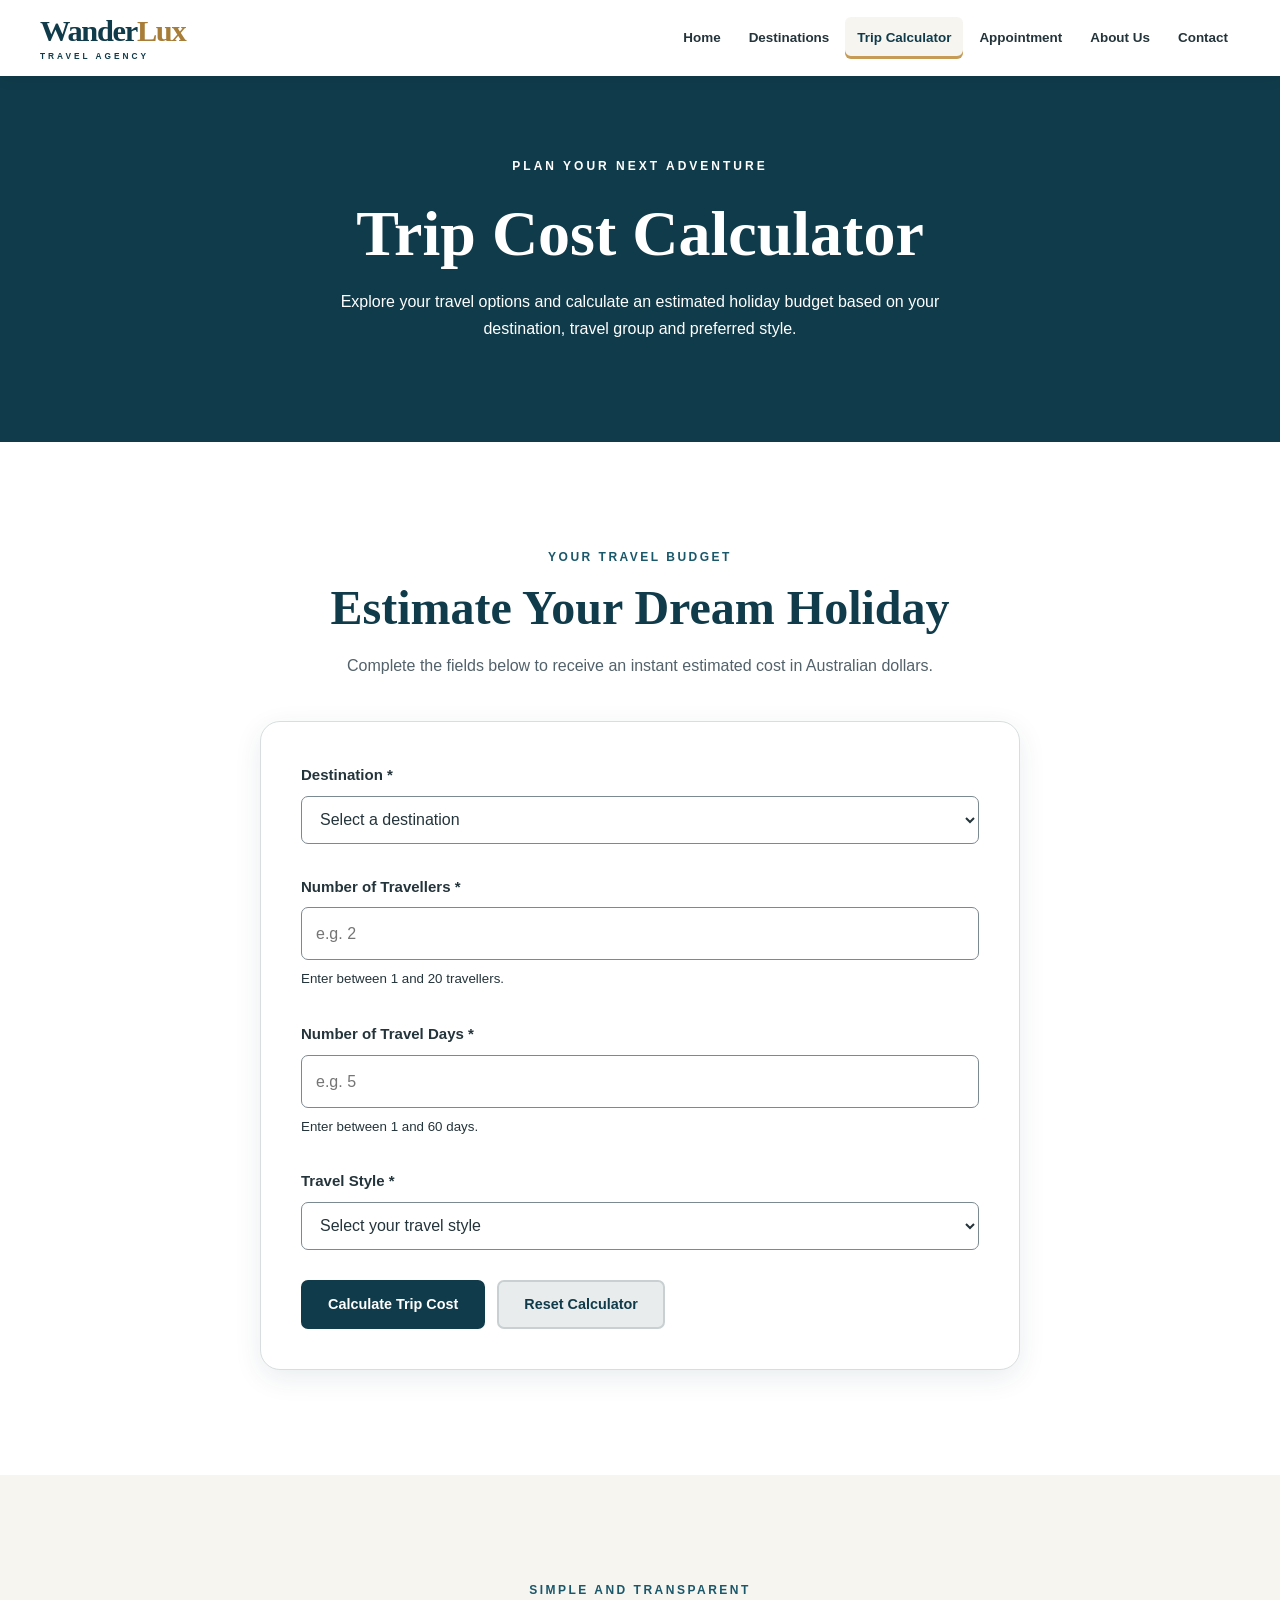
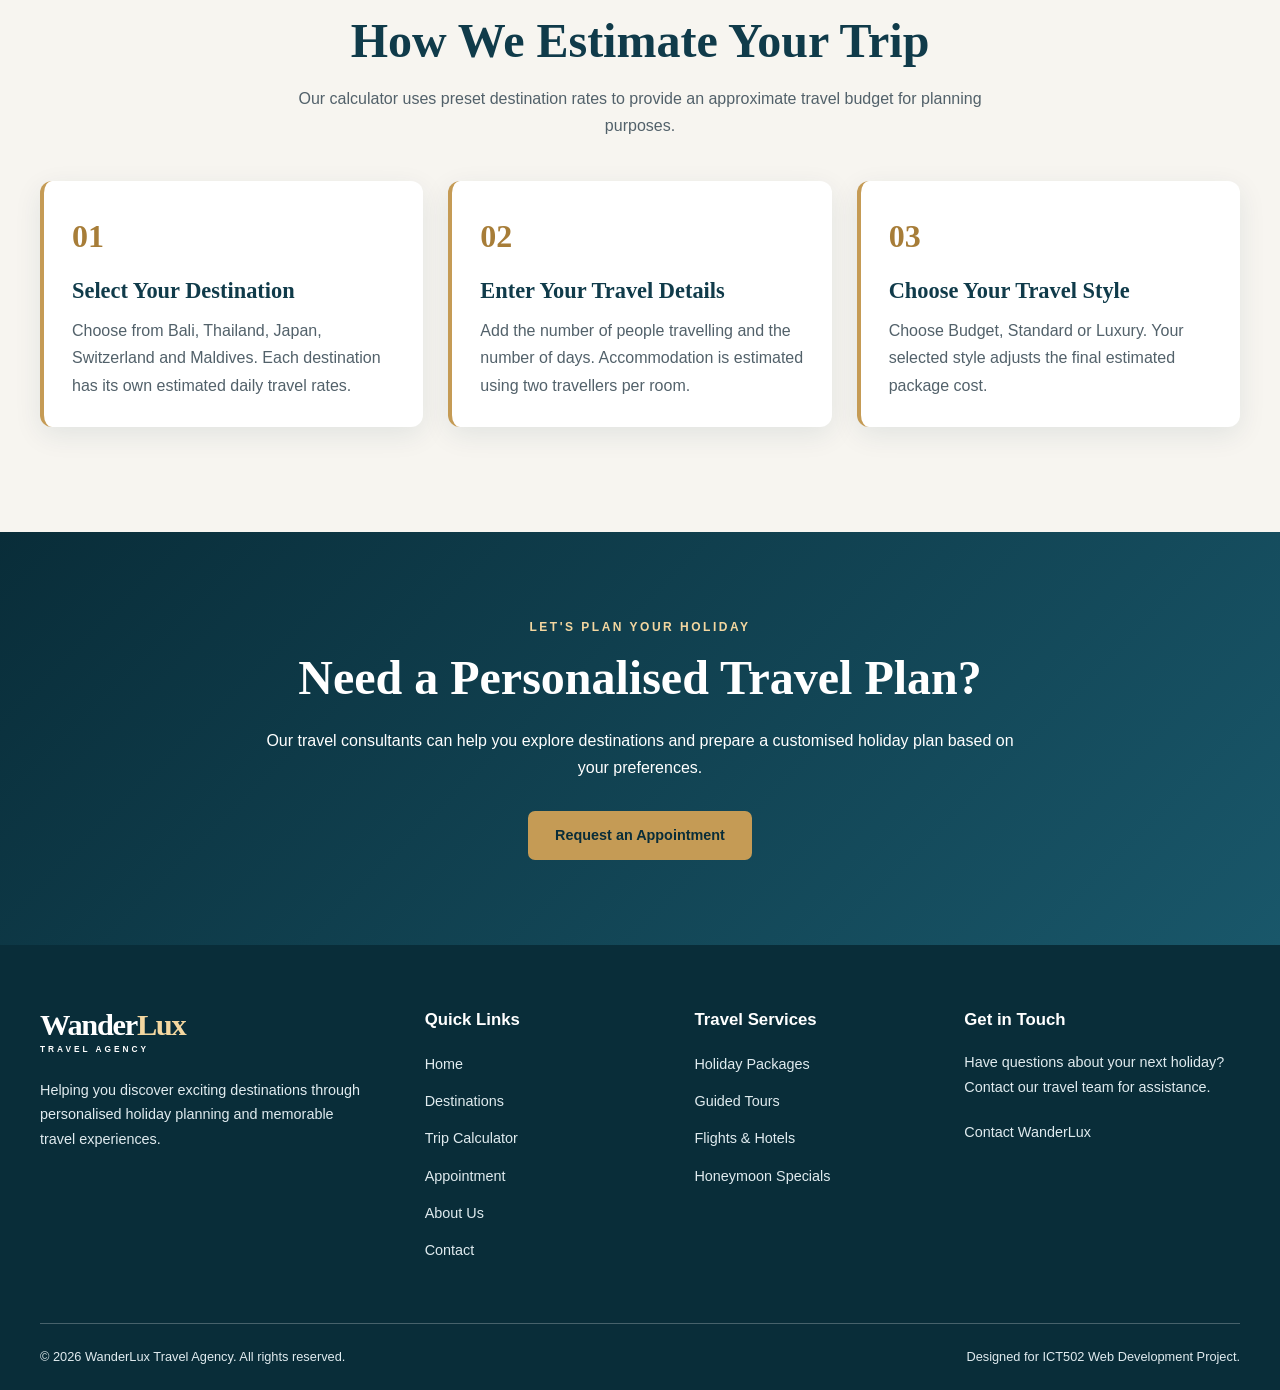
<file: calculator.html>
<!DOCTYPE html>
<html lang="en">
<head>
    <meta charset="UTF-8">
    <meta name="viewport"
          content="width=device-width, initial-scale=1.0">

    <title>Trip Cost Calculator | WanderLux Travel Agency</title>

    <meta name="description"
          content="Estimate your holiday costs with the WanderLux Trip Cost Calculator. Choose your destination, travellers, duration and travel style.">

    <meta name="theme-color" content="#103B4A">

    <link rel="stylesheet" href="css/style.css">

    <script src="js/main.js" defer></script>
    <script src="js/calculator.js" defer></script>
</head>

<body>

    <!-- ACCESSIBILITY: SKIP LINK -->
    <a href="#main-content" class="skip-link">
        Skip to main content
    </a>

    <!-- HEADER AND NAVIGATION -->
    <header class="site-header">
        <div class="container nav-container">

            <a href="index.html"
               class="logo"
               aria-label="WanderLux Travel Agency homepage">
                Wander<span>Lux</span>
                <small>TRAVEL AGENCY</small>
            </a>

            <button class="menu-toggle"
                    type="button"
                    aria-label="Open navigation menu"
                    aria-expanded="false"
                    aria-controls="primary-navigation">
                <span></span>
                <span></span>
                <span></span>
            </button>

            <nav id="primary-navigation"
                 class="primary-nav"
                 aria-label="Main navigation">

                <ul class="nav-links">
                    <li>
                        <a href="index.html">Home</a>
                    </li>
                    <li>
                        <a href="destinations.html">
                            Destinations
                        </a>
                    </li>
                    <li>
                        <a href="calculator.html"
                           class="active"
                           aria-current="page">
                            Trip Calculator
                        </a>
                    </li>
                    <li>
                        <a href="appointment.html">
                            Appointment
                        </a>
                    </li>
                    <li>
                        <a href="about.html">About Us</a>
                    </li>
                    <li>
                        <a href="contact.html">Contact</a>
                    </li>
                </ul>

            </nav>
        </div>
    </header>

    <main id="main-content">

        <!-- PAGE INTRODUCTION -->
        <section class="page-hero"
                 aria-labelledby="page-title">

            <div class="container">
                <p class="hero-eyebrow">
                    PLAN YOUR NEXT ADVENTURE
                </p>

                <h1 id="page-title">
                    Trip Cost Calculator
                </h1>

                <p>
                    Explore your travel options and calculate
                    an estimated holiday budget based on your
                    destination, travel group and preferred style.
                </p>
            </div>
        </section>

        <!-- CALCULATOR INTRODUCTION -->
        <section class="section"
                 aria-labelledby="calculator-heading">

            <div class="container">

                <div class="section-heading reveal">
                    <p class="section-eyebrow">
                        YOUR TRAVEL BUDGET
                    </p>

                    <h2 id="calculator-heading">
                        Estimate Your Dream Holiday
                    </h2>

                    <p>
                        Complete the fields below to receive an
                        instant estimated cost in Australian dollars.
                    </p>
                </div>

                <!-- CALCULATOR FORM -->
                <div class="form-container reveal">

                    <form id="trip-calculator"
                          novalidate>

                        <!-- DESTINATION -->
                        <div class="form-group">
                            <label for="destination">
                                Destination *
                            </label>

                            <select id="destination"
                                    name="destination"
                                    required
                                    aria-describedby="destination-error">

                                <option value="">
                                    Select a destination
                                </option>

                                <option value="bali">
                                    Bali, Indonesia
                                </option>

                                <option value="thailand">
                                    Thailand
                                </option>

                                <option value="japan">
                                    Japan
                                </option>

                                <option value="switzerland">
                                    Switzerland
                                </option>

                                <option value="maldives">
                                    Maldives
                                </option>

                            </select>

                            <span id="destination-error"
                                  class="form-error"></span>
                        </div>

                        <!-- NUMBER OF TRAVELLERS -->
                        <div class="form-group">
                            <label for="travellers">
                                Number of Travellers *
                            </label>

                            <input type="number"
                                   id="travellers"
                                   name="travellers"
                                   min="1"
                                   max="20"
                                   step="1"
                                   inputmode="numeric"
                                   placeholder="e.g. 2"
                                   required
                                   aria-describedby="travellers-help travellers-error">

                            <small id="travellers-help">
                                Enter between 1 and 20 travellers.
                            </small>

                            <span id="travellers-error"
                                  class="form-error"></span>
                        </div>

                        <!-- NUMBER OF DAYS -->
                        <div class="form-group">
                            <label for="days">
                                Number of Travel Days *
                            </label>

                            <input type="number"
                                   id="days"
                                   name="days"
                                   min="1"
                                   max="60"
                                   step="1"
                                   inputmode="numeric"
                                   placeholder="e.g. 5"
                                   required
                                   aria-describedby="days-help days-error">

                            <small id="days-help">
                                Enter between 1 and 60 days.
                            </small>

                            <span id="days-error"
                                  class="form-error"></span>
                        </div>

                        <!-- TRAVEL STYLE -->
                        <div class="form-group">
                            <label for="travel-style">
                                Travel Style *
                            </label>

                            <select id="travel-style"
                                    name="travel-style"
                                    required
                                    aria-describedby="travel-style-error">

                                <option value="">
                                    Select your travel style
                                </option>

                                <option value="budget">
                                    Budget
                                </option>

                                <option value="standard">
                                    Standard
                                </option>

                                <option value="luxury">
                                    Luxury
                                </option>

                            </select>

                            <span id="travel-style-error"
                                  class="form-error"></span>
                        </div>

                        <!-- CALCULATION BUTTONS -->
                        <div class="form-actions">

                            <button type="submit"
                                    class="btn btn-secondary"
                                    id="calculate-button">
                                Calculate Trip Cost
                            </button>

                            <button type="reset"
                                    class="btn"
                                    id="reset-button"
                                    style="background:#E8ECEC;
                                           color:#103B4A;
                                           border-color:#C8D0D1;">
                                Reset Calculator
                            </button>

                        </div>

                        <!-- GENERAL ERROR MESSAGE -->
                        <div id="calculator-error"
                             class="form-status error"
                             role="alert"
                             hidden>
                        </div>

                    </form>

                    <!-- CALCULATION RESULT PANEL -->
                    <section id="calculator-result"
                             class="result-panel"
                             aria-labelledby="result-heading"
                             aria-live="polite"
                             aria-atomic="true"
                             tabindex="-1"
                             hidden>

                        <h2 id="result-heading">
                            Your Estimated Trip Cost
                        </h2>

                        <p id="result-summary">
                        </p>

                        <p>
                            <strong>Estimated Total:</strong>
                            <span id="result-total"></span>
                        </p>

                        <div class="cost-breakdown">

                            <h3>Estimated Cost Breakdown</h3>

                            <dl>
                                <dt>
                                    Destination
                                </dt>
                                <dd id="result-destination">
                                </dd>

                                <dt>
                                    Number of Travellers
                                </dt>
                                <dd id="result-travellers">
                                </dd>

                                <dt>
                                    Duration
                                </dt>
                                <dd id="result-days">
                                </dd>

                                <dt>
                                    Travel Style
                                </dt>
                                <dd id="result-style">
                                </dd>

                                <dt>
                                    Traveller Costs
                                </dt>
                                <dd id="result-travel-cost">
                                </dd>

                                <dt>
                                    Accommodation Costs
                                </dt>
                                <dd id="result-accommodation">
                                </dd>

                                <dt>
                                    Travel Style Adjustment
                                </dt>
                                <dd id="result-multiplier">
                                </dd>
                            </dl>

                        </div>

                        <p class="estimate-note">
                            This estimate uses demonstration rates
                            and is not a confirmed booking quotation.
                            Flights, insurance, taxes and other
                            additional expenses are excluded.
                        </p>

                        <a href="appointment.html"
                           class="btn btn-secondary">
                            Request a Travel Appointment
                        </a>

                    </section>

                </div>

            </div>
        </section>

        <!-- HOW THE ESTIMATE WORKS -->
        <section class="section packages-section"
                 aria-labelledby="how-heading">

            <div class="container">

                <div class="section-heading reveal">
                    <p class="section-eyebrow">
                        SIMPLE AND TRANSPARENT
                    </p>

                    <h2 id="how-heading">
                        How We Estimate Your Trip
                    </h2>

                    <p>
                        Our calculator uses preset destination
                        rates to provide an approximate travel
                        budget for planning purposes.
                    </p>
                </div>

                <div class="benefits-grid">

                    <article class="benefit-item reveal">
                        <span class="benefit-number">
                            01
                        </span>

                        <h3>Select Your Destination</h3>

                        <p>
                            Choose from Bali, Thailand, Japan,
                            Switzerland and Maldives.
                            Each destination has its own
                            estimated daily travel rates.
                        </p>
                    </article>

                    <article class="benefit-item reveal">
                        <span class="benefit-number">
                            02
                        </span>

                        <h3>Enter Your Travel Details</h3>

                        <p>
                            Add the number of people travelling
                            and the number of days.
                            Accommodation is estimated using
                            two travellers per room.
                        </p>
                    </article>

                    <article class="benefit-item reveal">
                        <span class="benefit-number">
                            03
                        </span>

                        <h3>Choose Your Travel Style</h3>

                        <p>
                            Choose Budget, Standard or Luxury.
                            Your selected style adjusts the
                            final estimated package cost.
                        </p>
                    </article>

                </div>
            </div>
        </section>

        <!-- CALCULATOR CALL TO ACTION -->
        <section class="cta-section"
                 aria-labelledby="cta-heading">

            <div class="container cta-content reveal">

                <p class="section-eyebrow">
                    LET'S PLAN YOUR HOLIDAY
                </p>

                <h2 id="cta-heading">
                    Need a Personalised Travel Plan?
                </h2>

                <p>
                    Our travel consultants can help you explore
                    destinations and prepare a customised
                    holiday plan based on your preferences.
                </p>

                <a href="appointment.html"
                   class="btn btn-primary">
                    Request an Appointment
                </a>

            </div>
        </section>

    </main>

    <!-- FOOTER -->
    <footer class="site-footer">

        <div class="container footer-grid">

            <div class="footer-brand">

                <a href="index.html"
                   class="logo footer-logo"
                   aria-label="WanderLux homepage">
                    Wander<span>Lux</span>
                    <small>TRAVEL AGENCY</small>
                </a>

                <p>
                    Helping you discover exciting destinations
                    through personalised holiday planning
                    and memorable travel experiences.
                </p>

            </div>

            <div class="footer-links">

                <h2>Quick Links</h2>

                <ul>
                    <li>
                        <a href="index.html">Home</a>
                    </li>
                    <li>
                        <a href="destinations.html">
                            Destinations
                        </a>
                    </li>
                    <li>
                        <a href="calculator.html">
                            Trip Calculator
                        </a>
                    </li>
                    <li>
                        <a href="appointment.html">
                            Appointment
                        </a>
                    </li>
                    <li>
                        <a href="about.html">
                            About Us
                        </a>
                    </li>
                    <li>
                        <a href="contact.html">
                            Contact
                        </a>
                    </li>
                </ul>

            </div>

            <div class="footer-links">

                <h2>Travel Services</h2>

                <ul>
                    <li>
                        <a href="destinations.html">
                            Holiday Packages
                        </a>
                    </li>
                    <li>
                        <a href="destinations.html">
                            Guided Tours
                        </a>
                    </li>
                    <li>
                        <a href="destinations.html">
                            Flights &amp; Hotels
                        </a>
                    </li>
                    <li>
                        <a href="destinations.html">
                            Honeymoon Specials
                        </a>
                    </li>
                </ul>

            </div>

            <div class="footer-contact">

                <h2>Get in Touch</h2>

                <p>
                    Have questions about your next holiday?
                    Contact our travel team for assistance.
                </p>

                <a href="contact.html">
                    Contact WanderLux
                </a>

            </div>

        </div>

        <div class="container footer-bottom">

            <p>
                &copy;
                <span id="current-year">2026</span>
                WanderLux Travel Agency.
                All rights reserved.
            </p>

            <p>
                Designed for ICT502 Web Development Project.
            </p>

        </div>

    </footer>

</body>
</html>
</file>
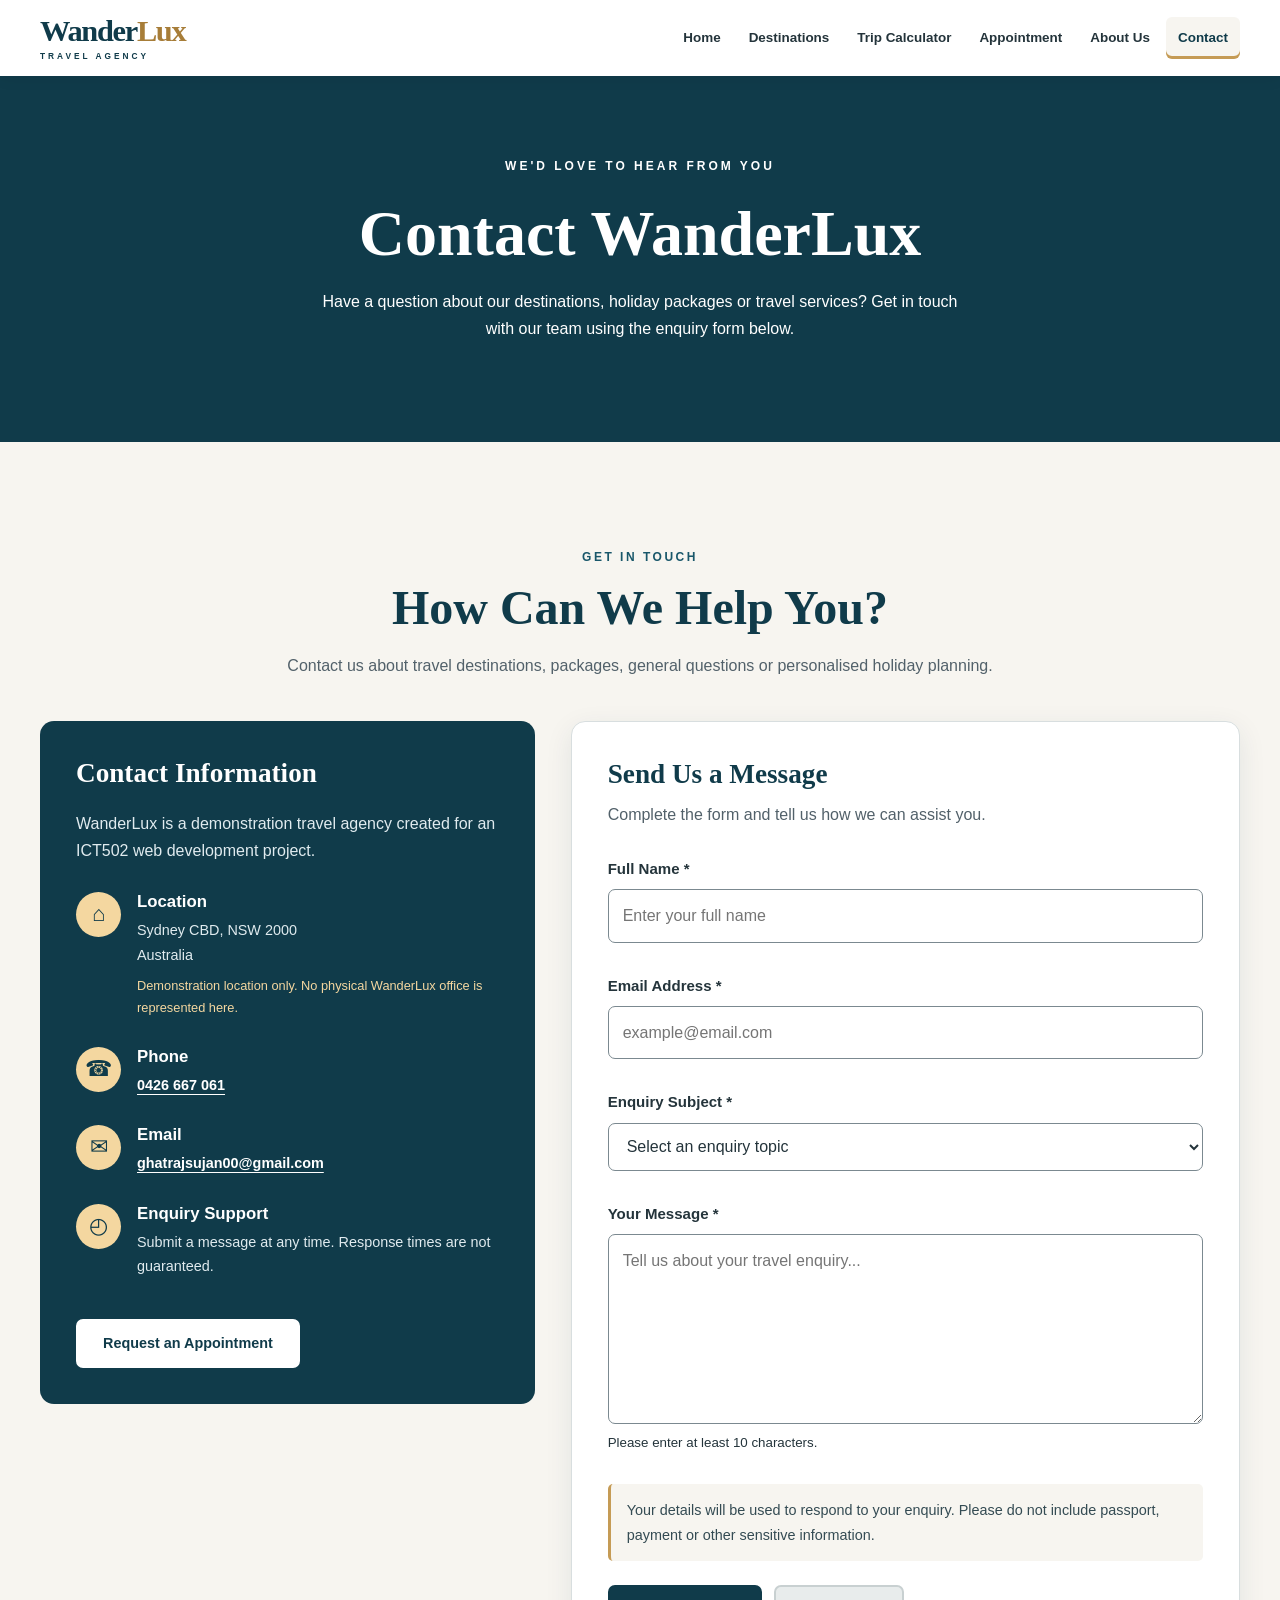
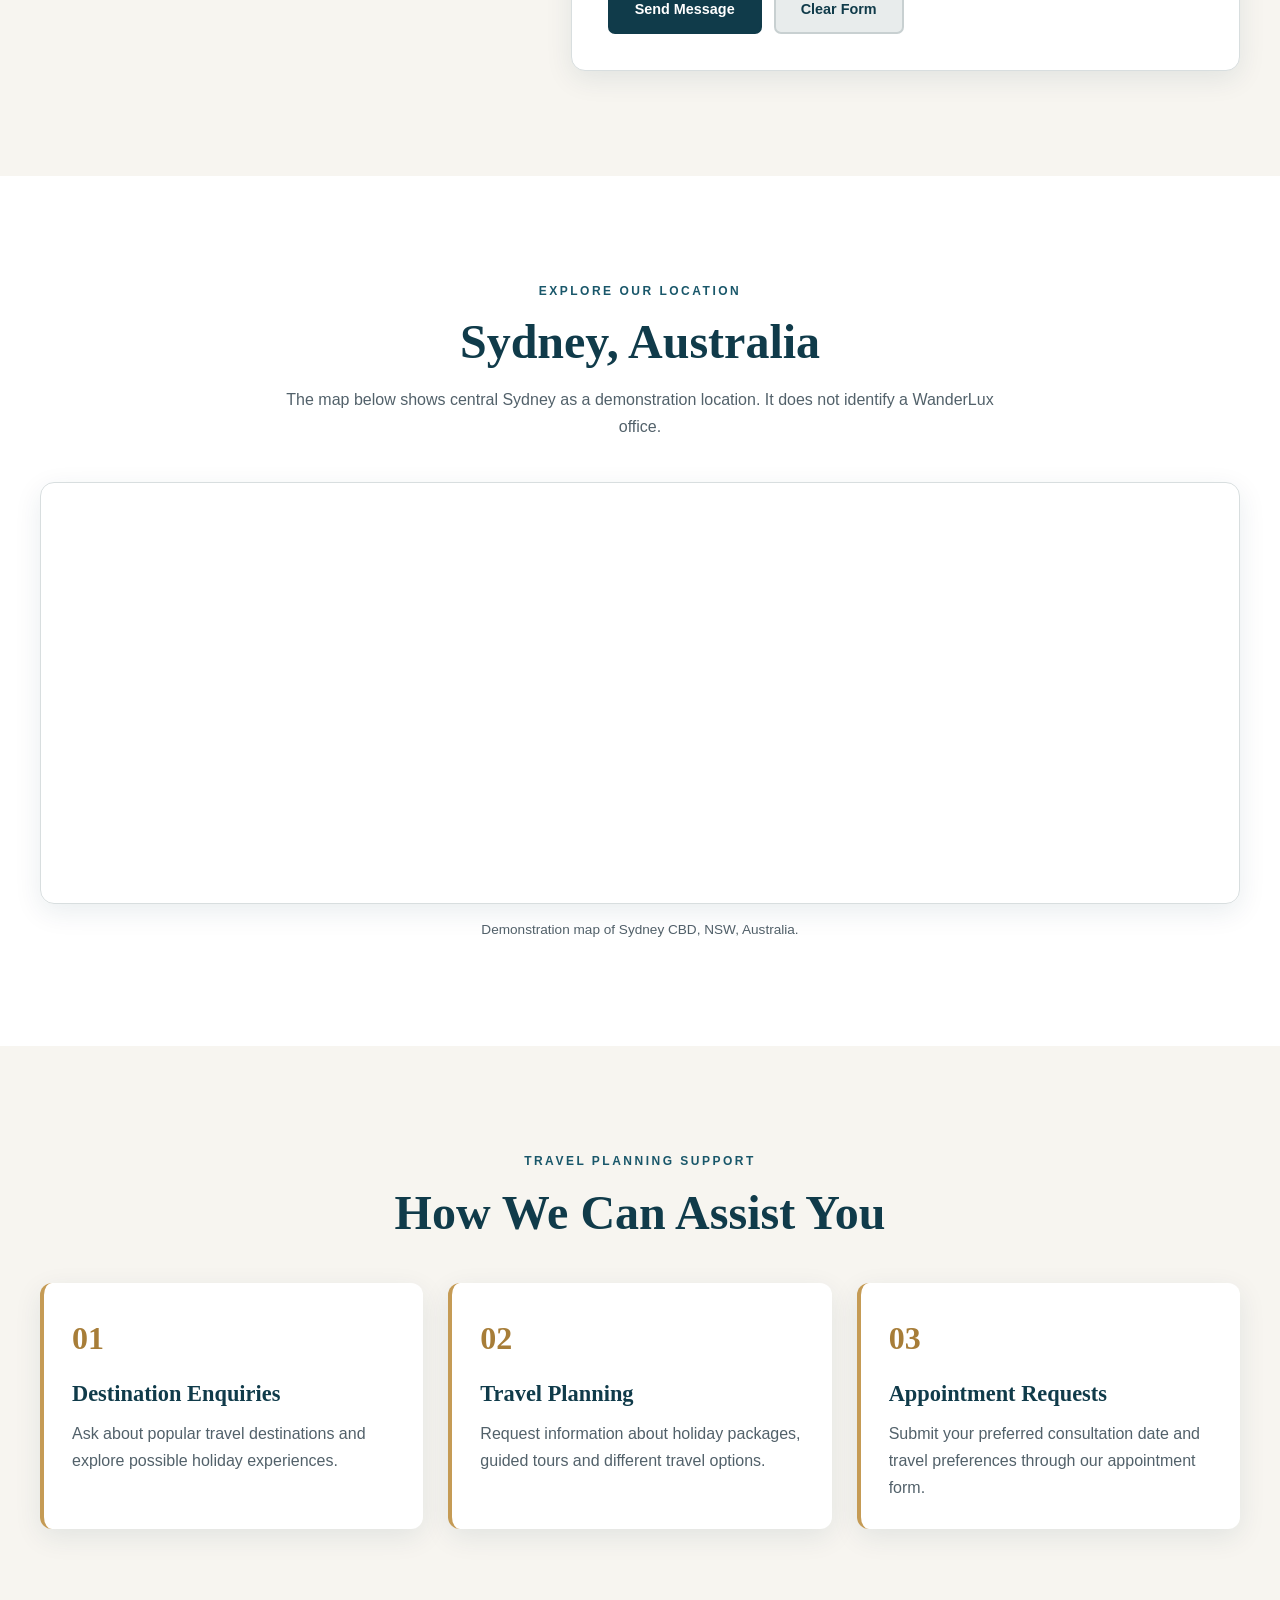
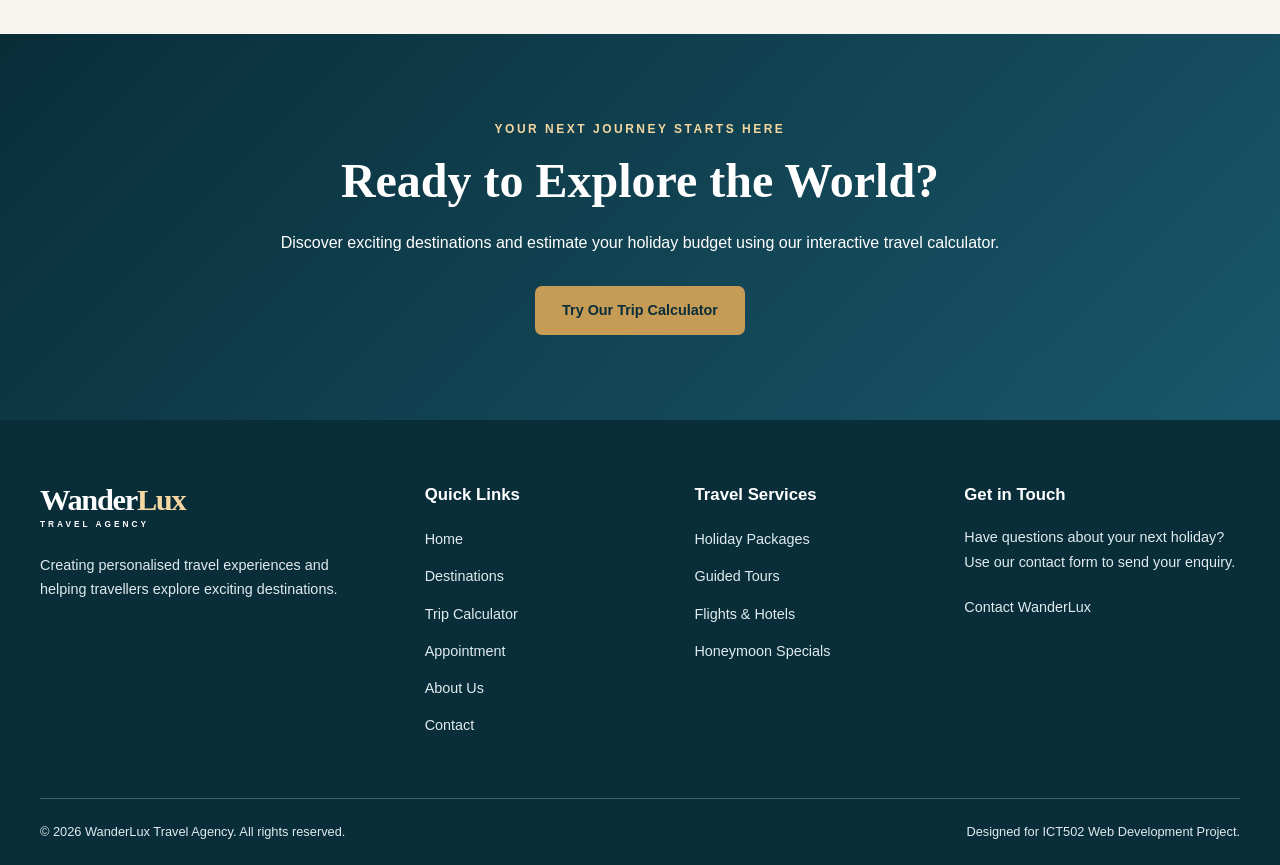
<file: contact.html>
<!DOCTYPE html>
<html lang="en">
<head>
    <meta charset="UTF-8">
    <meta name="viewport"
          content="width=device-width, initial-scale=1.0">

    <title>Contact Us | WanderLux Travel Agency</title>

    <meta name="description"
          content="Contact WanderLux Travel Agency for holiday planning, guided tours, travel packages and general enquiries. Send us a message online.">

    <meta name="theme-color" content="#103B4A">

    <!-- Shared website styles -->
    <link rel="stylesheet" href="css/style.css">

    <!-- Navigation, animations and form handling -->
    <script src="js/main.js" defer></script>
    <script src="js/forms.js" defer></script>
</head>

<body>

    <!-- Accessible skip link -->
    <a href="#main-content" class="skip-link">
        Skip to main content
    </a>

    <!-- HEADER -->
    <header class="site-header">
        <div class="container nav-container">

            <a href="index.html"
               class="logo"
               aria-label="WanderLux Travel Agency homepage">
                Wander<span>Lux</span>
                <small>TRAVEL AGENCY</small>
            </a>

            <!-- Mobile navigation toggle -->
            <button class="menu-toggle"
                    type="button"
                    aria-label="Open navigation menu"
                    aria-expanded="false"
                    aria-controls="primary-navigation">

                <span></span>
                <span></span>
                <span></span>
            </button>

            <nav id="primary-navigation"
                 class="primary-nav"
                 aria-label="Main navigation">

                <ul class="nav-links">
                    <li>
                        <a href="index.html">Home</a>
                    </li>

                    <li>
                        <a href="destinations.html">
                            Destinations
                        </a>
                    </li>

                    <li>
                        <a href="calculator.html">
                            Trip Calculator
                        </a>
                    </li>

                    <li>
                        <a href="appointment.html">
                            Appointment
                        </a>
                    </li>

                    <li>
                        <a href="about.html">
                            About Us
                        </a>
                    </li>

                    <li>
                        <a href="contact.html"
                           class="active"
                           aria-current="page">
                            Contact
                        </a>
                    </li>
                </ul>

            </nav>
        </div>
    </header>

    <main id="main-content">

        <!-- PAGE INTRODUCTION -->
        <section class="page-hero"
                 aria-labelledby="page-title">

            <div class="container">

                <p class="hero-eyebrow">
                    WE'D LOVE TO HEAR FROM YOU
                </p>

                <h1 id="page-title">
                    Contact WanderLux
                </h1>

                <p>
                    Have a question about our destinations,
                    holiday packages or travel services?
                    Get in touch with our team using
                    the enquiry form below.
                </p>

            </div>
        </section>

        <!-- CONTACT DETAILS AND FORM -->
        <section class="section contact-section"
                 aria-labelledby="contact-heading">

            <div class="container">

                <div class="section-heading reveal">

                    <p class="section-eyebrow">
                        GET IN TOUCH
                    </p>

                    <h2 id="contact-heading">
                        How Can We Help You?
                    </h2>

                    <p>
                        Contact us about travel destinations,
                        packages, general questions or
                        personalised holiday planning.
                    </p>

                </div>

                <div class="contact-grid">

                    <!-- CONTACT INFORMATION -->
                    <aside class="contact-information reveal"
                           aria-labelledby="details-heading">

                        <h3 id="details-heading">
                            Contact Information
                        </h3>

                        <p>
                            WanderLux is a demonstration travel
                            agency created for an ICT502
                            web development project.
                        </p>

                        <!-- ADDRESS -->
                        <div class="contact-detail">

                            <div class="contact-icon"
                                 aria-hidden="true">
                                &#8962;
                            </div>

                            <div>
                                <h4>Location</h4>

                                <address>
                                    Sydney CBD, NSW 2000<br>
                                    Australia
                                </address>

                                <p class="contact-disclaimer">
                                    Demonstration location only.
                                    No physical WanderLux office
                                    is represented here.
                                </p>
                            </div>

                        </div>

                        <!-- PHONE -->
                        <div class="contact-detail">

                            <div class="contact-icon"
                                 aria-hidden="true">
                                &#9742;
                            </div>

                            <div>
                                <h4>Phone</h4>

                                <p>
                                    
<p>
    <a href="tel:+61426667061">
        0426 667 061
    </a>
</p>

                                </p>
                            </div>

                        </div>

                        <!-- EMAIL -->
                        <div class="contact-detail">

                            <div class="contact-icon"
                                 aria-hidden="true">
                                &#9993;
                            </div>

                            <div>
                                <h4>Email</h4>

                                <p>
                                   
<p>
    <a href="mailto:ghatrajsujan00@gmail.com">
        ghatrajsujan00@gmail.com
    </a>
</p>

                                </p>
                            </div>

                        </div>

                        <!-- SUPPORT -->
                        <div class="contact-detail">

                            <div class="contact-icon"
                                 aria-hidden="true">
                                &#9716;
                            </div>

                            <div>
                                <h4>Enquiry Support</h4>

                                <p>
                                    Submit a message at any time.
                                    Response times are not
                                    guaranteed.
                                </p>
                            </div>

                        </div>

                        <a href="appointment.html"
                           class="btn btn-secondary">
                            Request an Appointment
                        </a>

                    </aside>

                    <!-- GENERAL ENQUIRY FORM -->
                    <div class="contact-form-wrapper reveal">

                        <h3>Send Us a Message</h3>

                        <p>
                            Complete the form and tell us
                            how we can assist you.
                        </p>

                        <!--
                            The endpoint is intentionally blank.
                            We will add your Formspree endpoint
                            when configuring js/forms.js.
                        -->
                        <form id="contact-form"
                              data-form-type="contact"
                              data-endpoint="https://formspree.io/f/xljjknnv"
                              method="POST"
                              novalidate>

                            <!-- NAME -->
                            <div class="form-group">

                                <label for="contact-name">
                                    Full Name *
                                </label>

                                <input type="text"
                                       id="contact-name"
                                       name="name"
                                       autocomplete="name"
                                       minlength="2"
                                       maxlength="100"
                                       placeholder="Enter your full name"
                                       aria-describedby="contact-name-error"
                                       required>

                                <span id="contact-name-error"
                                      class="form-error"></span>

                            </div>

                            <!-- EMAIL -->
                            <div class="form-group">

                                <label for="contact-email">
                                    Email Address *
                                </label>

                                <input type="email"
                                       id="contact-email"
                                       name="email"
                                       autocomplete="email"
                                       maxlength="254"
                                       placeholder="example@email.com"
                                       aria-describedby="contact-email-error"
                                       required>

                                <span id="contact-email-error"
                                      class="form-error"></span>

                            </div>

                            <!-- SUBJECT -->
                            <div class="form-group">

                                <label for="contact-subject">
                                    Enquiry Subject *
                                </label>

                                <select id="contact-subject"
                                        name="subject"
                                        required
                                        aria-describedby="contact-subject-error">

                                    <option value="">
                                        Select an enquiry topic
                                    </option>

                                    <option value="Holiday Packages">
                                        Holiday Packages
                                    </option>

                                    <option value="Guided Tours">
                                        Guided Tours
                                    </option>

                                    <option value="Flights and Hotels">
                                        Flights &amp; Hotels
                                    </option>

                                    <option value="Honeymoon Specials">
                                        Honeymoon Specials
                                    </option>

                                    <option value="General Enquiry">
                                        General Enquiry
                                    </option>

                                </select>

                                <span id="contact-subject-error"
                                      class="form-error"></span>

                            </div>

                            <!-- MESSAGE -->
                            <div class="form-group">

                                <label for="contact-message">
                                    Your Message *
                                </label>

                                <textarea id="contact-message"
                                          name="message"
                                          rows="6"
                                          minlength="10"
                                          maxlength="2000"
                                          placeholder="Tell us about your travel enquiry..."
                                          aria-describedby="contact-message-help contact-message-error"
                                          required></textarea>

                                <small id="contact-message-help">
                                    Please enter at least
                                    10 characters.
                                </small>

                                <span id="contact-message-error"
                                      class="form-error"></span>

                            </div>

                            <!-- PRIVACY NOTICE -->
                            <p class="form-privacy-note">
                                Your details will be used to
                                respond to your enquiry.
                                Please do not include passport,
                                payment or other sensitive
                                information.
                            </p>

                            <!-- FORM BUTTONS -->
                            <div class="form-actions">

                                <button type="submit"
                                        id="contact-submit"
                                        class="btn btn-secondary">
                                    Send Message
                                </button>

                                <button type="reset"
                                        class="btn btn-reset">
                                    Clear Form
                                </button>

                            </div>

                            <!-- SUCCESS / ERROR STATUS -->
                            <div id="contact-status"
                                 class="form-status"
                                 role="status"
                                 aria-live="polite"
                                 aria-atomic="true"
                                 tabindex="-1"
                                 hidden></div>

                        </form>
                    </div>

                </div>

            </div>
        </section>

        <!-- EMBEDDED LOCATION MAP -->
        <section class="section map-section"
                 aria-labelledby="map-heading">

            <div class="container">

                <div class="section-heading reveal">

                    <p class="section-eyebrow">
                        EXPLORE OUR LOCATION
                    </p>

                    <h2 id="map-heading">
                        Sydney, Australia
                    </h2>

                    <p>
                        The map below shows central Sydney
                        as a demonstration location.
                        It does not identify a WanderLux office.
                    </p>

                </div>

                <div class="map-container reveal">

                    <iframe
                        title="Map showing central Sydney, Australia, as a demonstration location"
                        src="https://www.google.com/maps?q=Sydney%20CBD%20NSW%20Australia&amp;output=embed"
                        width="100%"
                        height="420"
                        style="border:0;"
                        loading="lazy"
                        referrerpolicy="no-referrer-when-downgrade"
                        allowfullscreen>
                    </iframe>

                </div>

                <p class="map-caption">
                    Demonstration map of Sydney CBD,
                    NSW, Australia.
                </p>

            </div>
        </section>

        <!-- CONTACT PROCESS -->
        <section class="section why-section"
                 aria-labelledby="support-heading">

            <div class="container">

                <div class="section-heading reveal">

                    <p class="section-eyebrow">
                        TRAVEL PLANNING SUPPORT
                    </p>

                    <h2 id="support-heading">
                        How We Can Assist You
                    </h2>

                </div>

                <div class="benefits-grid">

                    <article class="benefit-item reveal">

                        <span class="benefit-number">
                            01
                        </span>

                        <h3>Destination Enquiries</h3>

                        <p>
                            Ask about popular travel
                            destinations and explore
                            possible holiday experiences.
                        </p>

                    </article>

                    <article class="benefit-item reveal">

                        <span class="benefit-number">
                            02
                        </span>

                        <h3>Travel Planning</h3>

                        <p>
                            Request information about
                            holiday packages, guided tours
                            and different travel options.
                        </p>

                    </article>

                    <article class="benefit-item reveal">

                        <span class="benefit-number">
                            03
                        </span>

                        <h3>Appointment Requests</h3>

                        <p>
                            Submit your preferred consultation
                            date and travel preferences
                            through our appointment form.
                        </p>

                    </article>

                </div>

            </div>
        </section>

        <!-- CALL TO ACTION -->
        <section class="cta-section"
                 aria-labelledby="cta-heading">

            <div class="container cta-content reveal">

                <p class="section-eyebrow">
                    YOUR NEXT JOURNEY STARTS HERE
                </p>

                <h2 id="cta-heading">
                    Ready to Explore the World?
                </h2>

                <p>
                    Discover exciting destinations and
                    estimate your holiday budget using
                    our interactive travel calculator.
                </p>

                <a href="calculator.html"
                   class="btn btn-primary">
                    Try Our Trip Calculator
                </a>

            </div>
        </section>

    </main>

    <!-- FOOTER -->
    <footer class="site-footer">

        <div class="container footer-grid">

            <div class="footer-brand">

                <a href="index.html"
                   class="logo footer-logo"
                   aria-label="WanderLux homepage">
                    Wander<span>Lux</span>
                    <small>TRAVEL AGENCY</small>
                </a>

                <p>
                    Creating personalised travel experiences
                    and helping travellers explore
                    exciting destinations.
                </p>

            </div>

            <div class="footer-links">

                <h2>Quick Links</h2>

                <ul>
                    <li><a href="index.html">Home</a></li>
                    <li><a href="destinations.html">Destinations</a></li>
                    <li><a href="calculator.html">Trip Calculator</a></li>
                    <li><a href="appointment.html">Appointment</a></li>
                    <li><a href="about.html">About Us</a></li>
                    <li><a href="contact.html">Contact</a></li>
                </ul>

            </div>

            <div class="footer-links">

                <h2>Travel Services</h2>

                <ul>
                    <li>
                        <a href="destinations.html">
                            Holiday Packages
                        </a>
                    </li>

                    <li>
                        <a href="destinations.html">
                            Guided Tours
                        </a>
                    </li>

                    <li>
                        <a href="destinations.html">
                            Flights &amp; Hotels
                        </a>
                    </li>

                    <li>
                        <a href="destinations.html">
                            Honeymoon Specials
                        </a>
                    </li>
                </ul>

            </div>

            <div class="footer-contact">

                <h2>Get in Touch</h2>

                <p>
                    Have questions about your
                    next holiday? Use our contact
                    form to send your enquiry.
                </p>

                <a href="contact.html">
                    Contact WanderLux
                </a>

            </div>

        </div>

        <div class="container footer-bottom">

            <p>
                &copy;
                <span id="current-year">2026</span>
                WanderLux Travel Agency.
                All rights reserved.
            </p>

            <p>
                Designed for ICT502 Web Development Project.
            </p>

        </div>

    </footer>

</body>
</html>
</file>
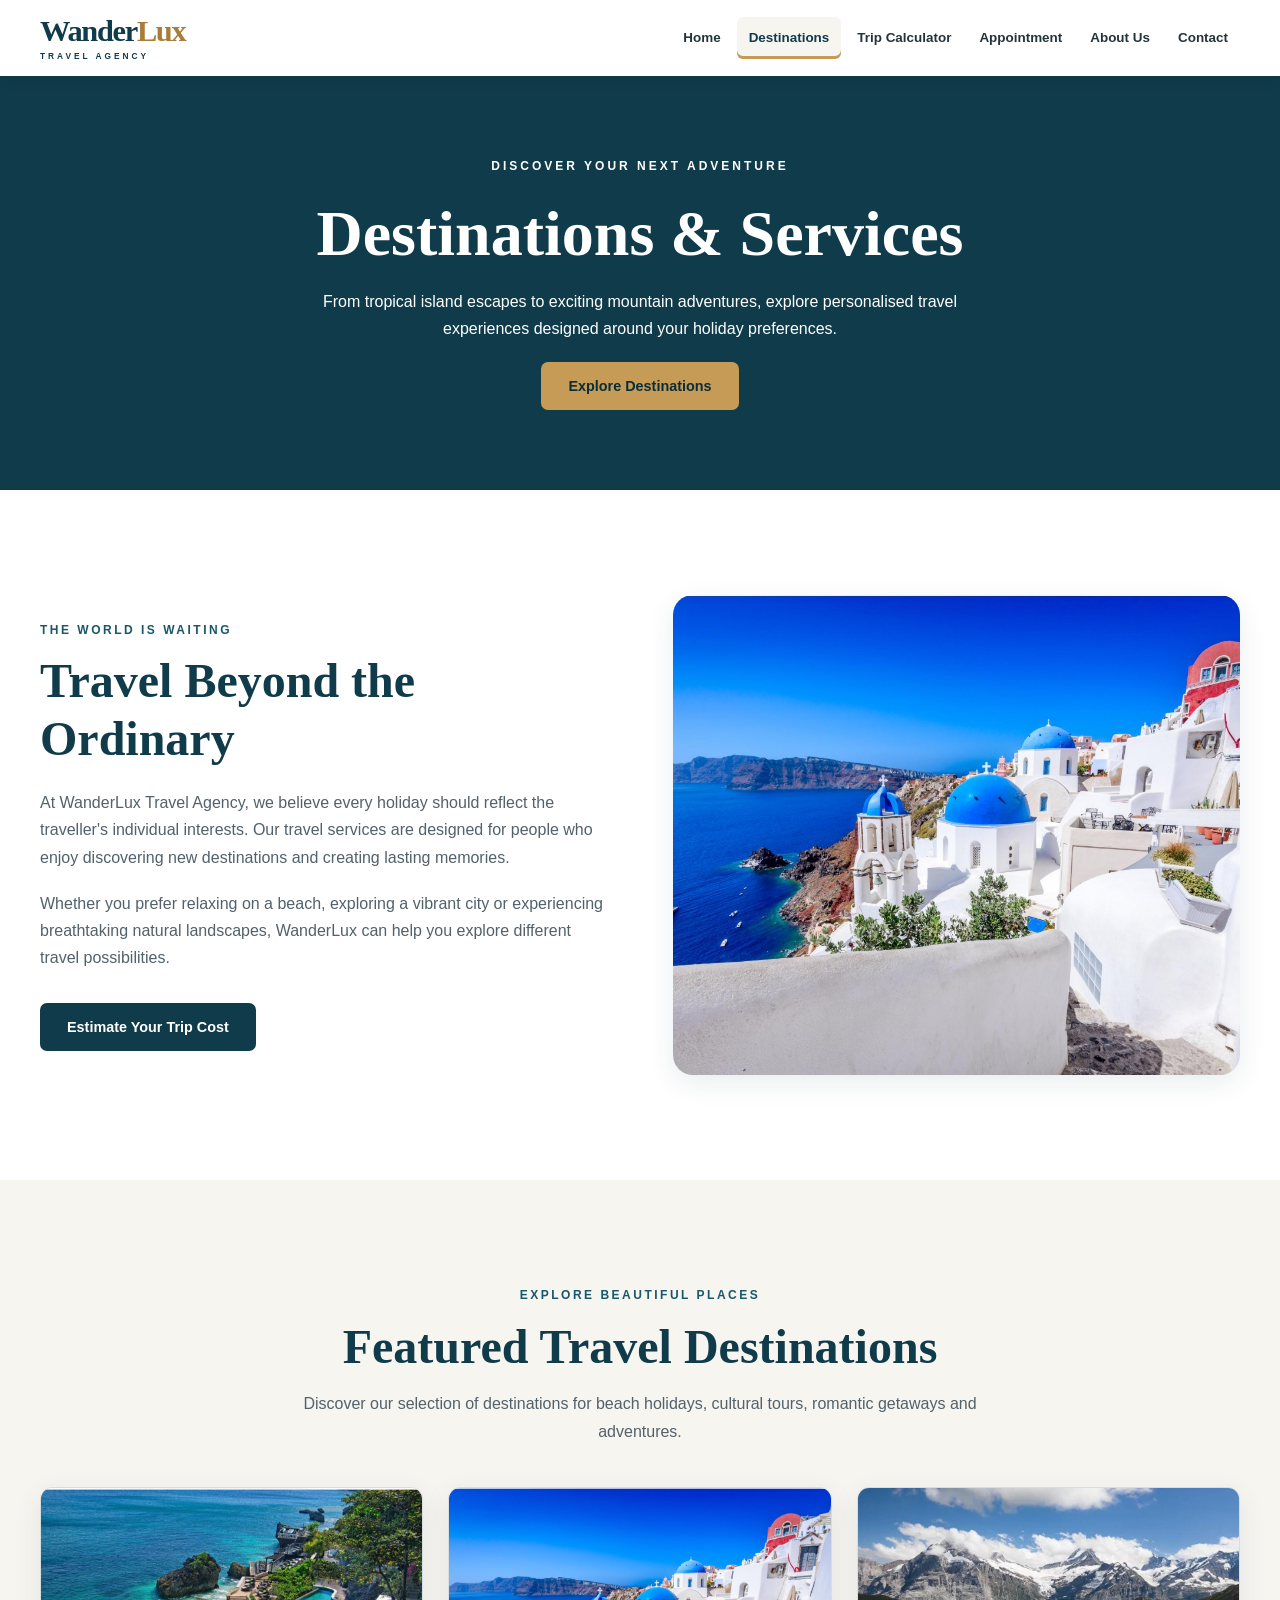
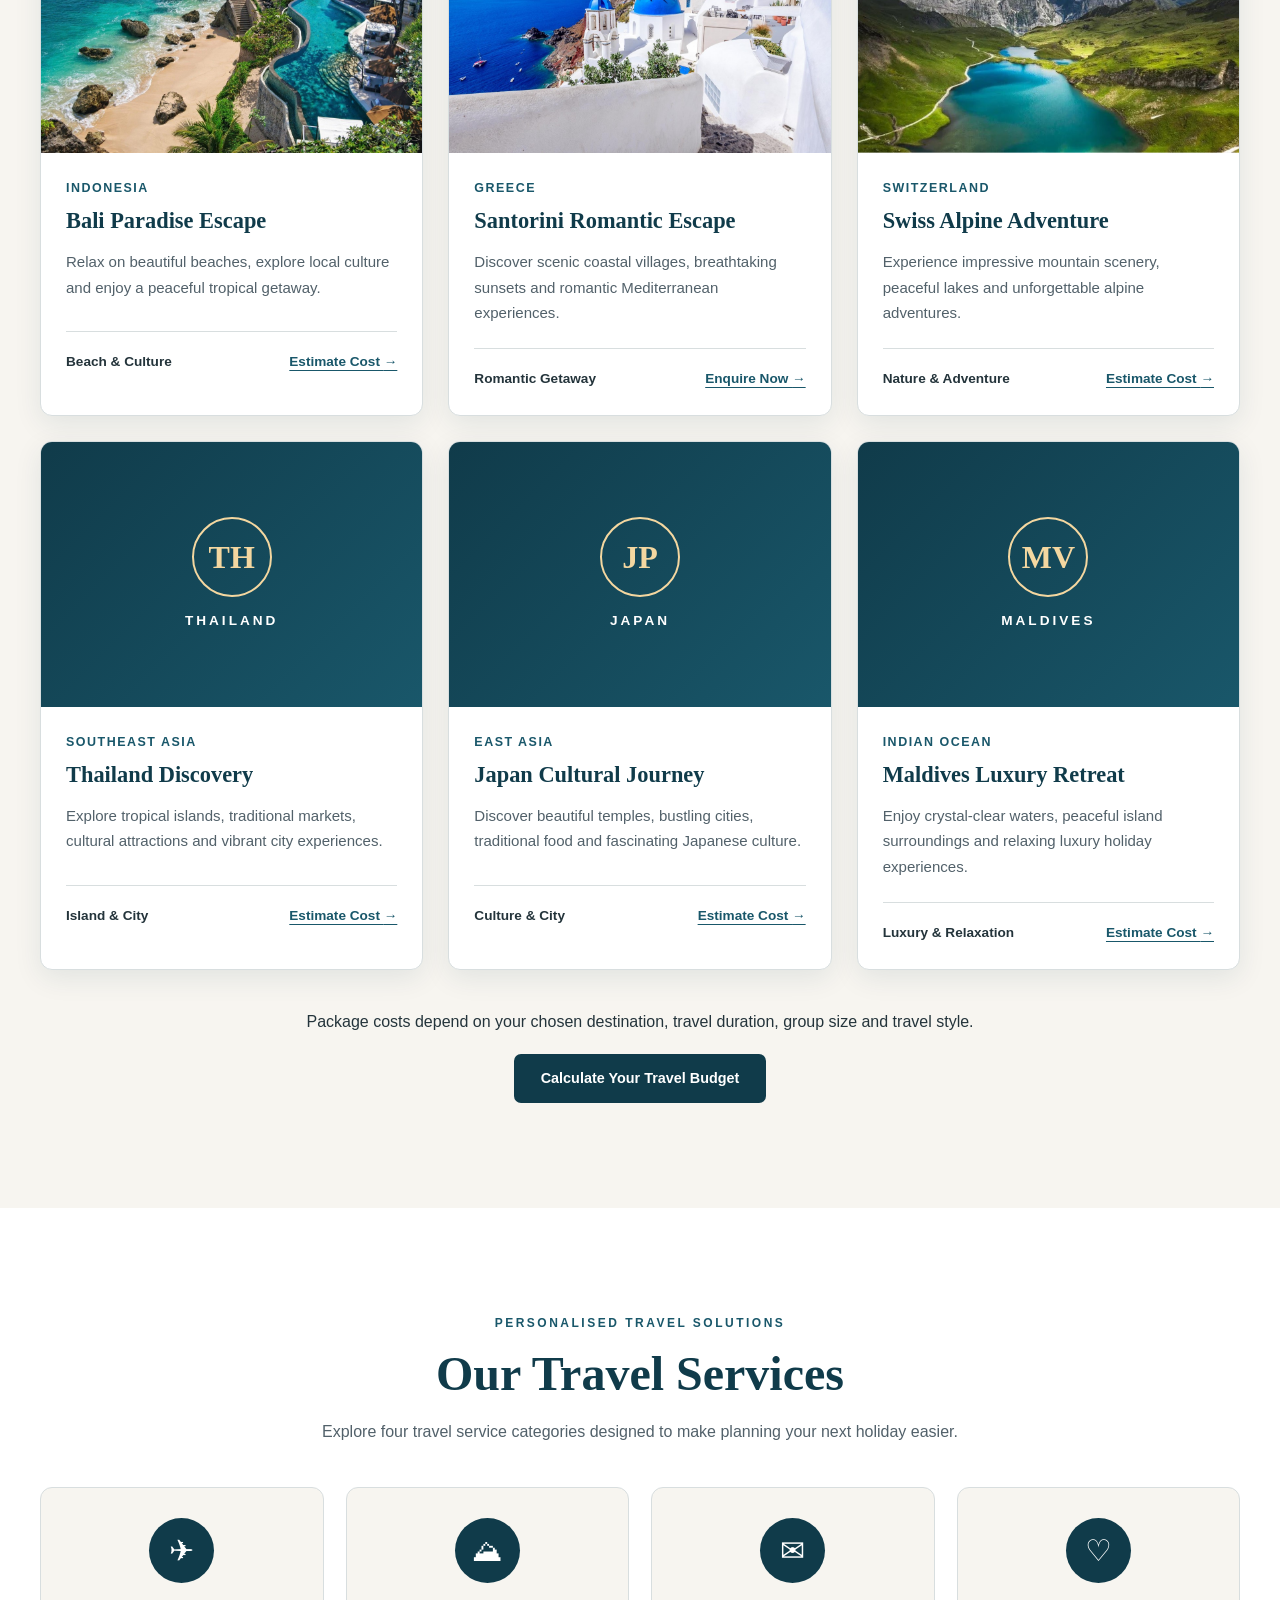
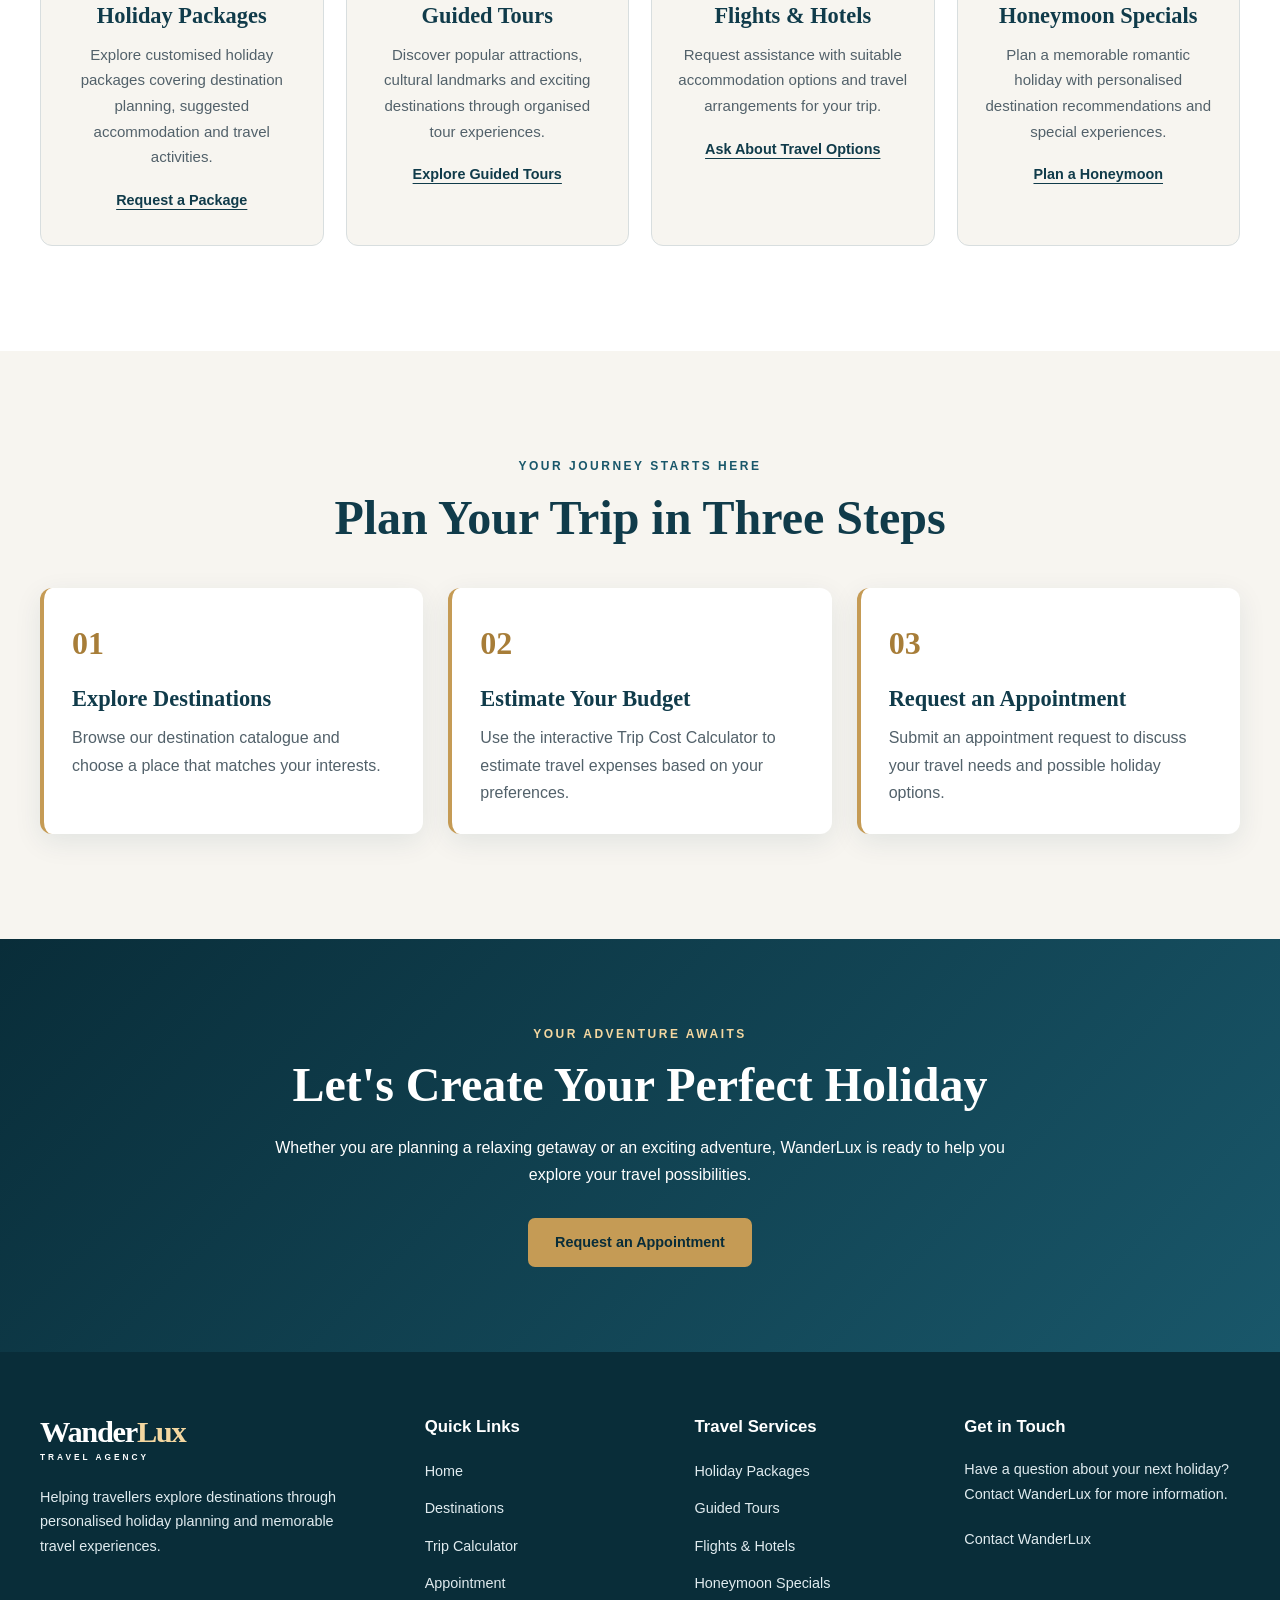
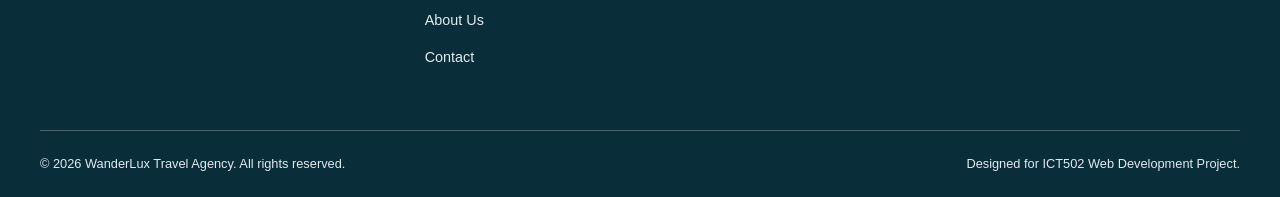
<file: destinations.html>
<!DOCTYPE html>
<html lang="en">
<head>
    <meta charset="UTF-8">
    <meta name="viewport"
          content="width=device-width, initial-scale=1.0">

    <title>Destinations & Services | WanderLux Travel Agency</title>

    <meta name="description"
          content="Explore WanderLux travel destinations and services, including holiday packages, guided tours, flights, hotels and honeymoon specials.">

    <meta name="theme-color" content="#103B4A">

    <link rel="stylesheet" href="css/style.css">

    <script src="js/main.js" defer></script>
</head>

<body>

    <!-- Skip navigation for keyboard users -->
    <a href="#main-content" class="skip-link">
        Skip to main content
    </a>

    <!-- HEADER AND NAVIGATION -->
    <header class="site-header">
        <div class="container nav-container">

            <a href="index.html"
               class="logo"
               aria-label="WanderLux Travel Agency homepage">
                Wander<span>Lux</span>
                <small>TRAVEL AGENCY</small>
            </a>

            <button class="menu-toggle"
                    type="button"
                    aria-label="Open navigation menu"
                    aria-expanded="false"
                    aria-controls="primary-navigation">
                <span></span>
                <span></span>
                <span></span>
            </button>

            <nav id="primary-navigation"
                 class="primary-nav"
                 aria-label="Main navigation">

                <ul class="nav-links">

                    <li>
                        <a href="index.html">Home</a>
                    </li>

                    <li>
                        <a href="destinations.html"
                           class="active"
                           aria-current="page">
                            Destinations
                        </a>
                    </li>

                    <li>
                        <a href="calculator.html">
                            Trip Calculator
                        </a>
                    </li>

                    <li>
                        <a href="appointment.html">
                            Appointment
                        </a>
                    </li>

                    <li>
                        <a href="about.html">
                            About Us
                        </a>
                    </li>

                    <li>
                        <a href="contact.html">
                            Contact
                        </a>
                    </li>

                </ul>
            </nav>
        </div>
    </header>

    <main id="main-content">

        <!-- PAGE HERO -->
        <section class="page-hero"
                 aria-labelledby="page-title">

            <div class="container">

                <p class="hero-eyebrow">
                    DISCOVER YOUR NEXT ADVENTURE
                </p>

                <h1 id="page-title">
                    Destinations &amp; Services
                </h1>

                <p>
                    From tropical island escapes to
                    exciting mountain adventures,
                    explore personalised travel experiences
                    designed around your holiday preferences.
                </p>

                <a href="#destinations"
                   class="btn btn-primary">
                    Explore Destinations
                </a>

            </div>
        </section>

        <!-- DESTINATION INTRODUCTION -->
        <section class="section intro-section"
                 aria-labelledby="explore-heading">

            <div class="container intro-grid">

                <div class="intro-text reveal">

                    <p class="section-eyebrow">
                        THE WORLD IS WAITING
                    </p>

                    <h2 id="explore-heading">
                        Travel Beyond the Ordinary
                    </h2>

                    <p>
                        At WanderLux Travel Agency, we believe
                        every holiday should reflect the
                        traveller's individual interests.
                        Our travel services are designed for
                        people who enjoy discovering new
                        destinations and creating lasting
                        memories.
                    </p>

                    <p>
                        Whether you prefer relaxing on a beach,
                        exploring a vibrant city or experiencing
                        breathtaking natural landscapes,
                        WanderLux can help you explore
                        different travel possibilities.
                    </p>

                    <a href="calculator.html"
                       class="btn btn-secondary">
                        Estimate Your Trip Cost
                    </a>

                </div>

                <div class="intro-image reveal">

                    <img src="images/santorini.jpg"
                         alt="White buildings and blue sea in Santorini, Greece"
                         loading="lazy">

                </div>
            </div>
        </section>

        <!-- FEATURED DESTINATIONS -->
        <section id="destinations"
                 class="section packages-section"
                 aria-labelledby="destinations-heading">

            <div class="container">

                <div class="section-heading reveal">

                    <p class="section-eyebrow">
                        EXPLORE BEAUTIFUL PLACES
                    </p>

                    <h2 id="destinations-heading">
                        Featured Travel Destinations
                    </h2>

                    <p>
                        Discover our selection of destinations
                        for beach holidays, cultural tours,
                        romantic getaways and adventures.
                    </p>

                </div>

                <div class="package-grid">

                    <!-- BALI -->
                    <article class="package-card reveal">

                        <img src="images/bali.jpg"
                             alt="Tropical coastline and clear blue water in Bali"
                             loading="lazy">

                        <div class="package-content">

                            <p class="package-location">
                                INDONESIA
                            </p>

                            <h3>Bali Paradise Escape</h3>

                            <p>
                                Relax on beautiful beaches,
                                explore local culture and
                                enjoy a peaceful tropical
                                getaway.
                            </p>

                            <div class="package-footer">

                                <span>Beach &amp; Culture</span>

                                <a href="calculator.html"
                                   class="package-link">
                                    Estimate Cost
                                    <span aria-hidden="true">
                                        &rarr;
                                    </span>
                                </a>

                            </div>
                        </div>
                    </article>

                    <!-- SANTORINI -->
                    <article class="package-card reveal">

                        <img src="images/santorini.jpg"
                             alt="Santorini white buildings overlooking the Aegean Sea"
                             loading="lazy">

                        <div class="package-content">

                            <p class="package-location">
                                GREECE
                            </p>

                            <h3>Santorini Romantic Escape</h3>

                            <p>
                                Discover scenic coastal
                                villages, breathtaking
                                sunsets and romantic
                                Mediterranean experiences.
                            </p>

                            <div class="package-footer">

                                <span>Romantic Getaway</span>

                                <a href="appointment.html"
                                   class="package-link">
                                    Enquire Now
                                    <span aria-hidden="true">
                                        &rarr;
                                    </span>
                                </a>

                            </div>
                        </div>
                    </article>

                    <!-- SWITZERLAND -->
                    <article class="package-card reveal">

                        <img src="images/switzerland.jpg"
                             alt="Swiss alpine mountains surrounding a turquoise lake"
                             loading="lazy">

                        <div class="package-content">

                            <p class="package-location">
                                SWITZERLAND
                            </p>

                            <h3>Swiss Alpine Adventure</h3>

                            <p>
                                Experience impressive
                                mountain scenery, peaceful
                                lakes and unforgettable
                                alpine adventures.
                            </p>

                            <div class="package-footer">

                                <span>Nature &amp; Adventure</span>

                                <a href="calculator.html"
                                   class="package-link">
                                    Estimate Cost
                                    <span aria-hidden="true">
                                        &rarr;
                                    </span>
                                </a>

                            </div>
                        </div>
                    </article>

                    <!-- THAILAND -->
                    <article class="package-card reveal">

                        <div class="destination-placeholder"
                             role="img"
                             aria-label="Decorative teal and gold travel card for Thailand">
                            <span aria-hidden="true">TH</span>
                            <strong>THAILAND</strong>
                        </div>

                        <div class="package-content">

                            <p class="package-location">
                                SOUTHEAST ASIA
                            </p>

                            <h3>Thailand Discovery</h3>

                            <p>
                                Explore tropical islands,
                                traditional markets,
                                cultural attractions and
                                vibrant city experiences.
                            </p>

                            <div class="package-footer">

                                <span>Island &amp; City</span>

                                <a href="calculator.html"
                                   class="package-link">
                                    Estimate Cost
                                    <span aria-hidden="true">
                                        &rarr;
                                    </span>
                                </a>

                            </div>
                        </div>
                    </article>

                    <!-- JAPAN -->
                    <article class="package-card reveal">

                        <div class="destination-placeholder"
                             role="img"
                             aria-label="Decorative teal and gold travel card for Japan">
                            <span aria-hidden="true">JP</span>
                            <strong>JAPAN</strong>
                        </div>

                        <div class="package-content">

                            <p class="package-location">
                                EAST ASIA
                            </p>

                            <h3>Japan Cultural Journey</h3>

                            <p>
                                Discover beautiful temples,
                                bustling cities, traditional
                                food and fascinating
                                Japanese culture.
                            </p>

                            <div class="package-footer">

                                <span>Culture &amp; City</span>

                                <a href="calculator.html"
                                   class="package-link">
                                    Estimate Cost
                                    <span aria-hidden="true">
                                        &rarr;
                                    </span>
                                </a>

                            </div>
                        </div>
                    </article>

                    <!-- MALDIVES -->
                    <article class="package-card reveal">

                        <div class="destination-placeholder"
                             role="img"
                             aria-label="Decorative teal and gold travel card for Maldives">
                            <span aria-hidden="true">MV</span>
                            <strong>MALDIVES</strong>
                        </div>

                        <div class="package-content">

                            <p class="package-location">
                                INDIAN OCEAN
                            </p>

                            <h3>Maldives Luxury Retreat</h3>

                            <p>
                                Enjoy crystal-clear waters,
                                peaceful island surroundings
                                and relaxing luxury
                                holiday experiences.
                            </p>

                            <div class="package-footer">

                                <span>Luxury &amp; Relaxation</span>

                                <a href="calculator.html"
                                   class="package-link">
                                    Estimate Cost
                                    <span aria-hidden="true">
                                        &rarr;
                                    </span>
                                </a>

                            </div>
                        </div>
                    </article>

                </div>

                <div class="section-action reveal">

                    <p>
                        Package costs depend on your chosen
                        destination, travel duration,
                        group size and travel style.
                    </p>

                    <a href="calculator.html"
                       class="btn btn-secondary">
                        Calculate Your Travel Budget
                    </a>

                </div>

            </div>
        </section>

        <!-- TRAVEL SERVICES -->
        <section id="services"
                 class="section services-section"
                 aria-labelledby="services-heading">

            <div class="container">

                <div class="section-heading reveal">

                    <p class="section-eyebrow">
                        PERSONALISED TRAVEL SOLUTIONS
                    </p>

                    <h2 id="services-heading">
                        Our Travel Services
                    </h2>

                    <p>
                        Explore four travel service categories
                        designed to make planning your
                        next holiday easier.
                    </p>

                </div>

                <div class="services-grid">

                    <!-- HOLIDAY PACKAGES -->
                    <article class="service-card reveal">

                        <div class="service-icon"
                             aria-hidden="true">
                            &#9992;
                        </div>

                        <h3>Holiday Packages</h3>

                        <p>
                            Explore customised holiday
                            packages covering destination
                            planning, suggested accommodation
                            and travel activities.
                        </p>

                        <a href="appointment.html"
                           class="service-link">
                            Request a Package
                        </a>

                    </article>

                    <!-- GUIDED TOURS -->
                    <article class="service-card reveal">

                        <div class="service-icon"
                             aria-hidden="true">
                            &#9968;
                        </div>

                        <h3>Guided Tours</h3>

                        <p>
                            Discover popular attractions,
                            cultural landmarks and exciting
                            destinations through organised
                            tour experiences.
                        </p>

                        <a href="appointment.html"
                           class="service-link">
                            Explore Guided Tours
                        </a>

                    </article>

                    <!-- FLIGHTS AND HOTELS -->
                    <article class="service-card reveal">

                        <div class="service-icon"
                             aria-hidden="true">
                            &#9993;
                        </div>

                        <h3>Flights &amp; Hotels</h3>

                        <p>
                            Request assistance with
                            suitable accommodation
                            options and travel
                            arrangements for your trip.
                        </p>

                        <a href="contact.html"
                           class="service-link">
                            Ask About Travel Options
                        </a>

                    </article>

                    <!-- HONEYMOON -->
                    <article class="service-card reveal">

                        <div class="service-icon"
                             aria-hidden="true">
                            &#9825;
                        </div>

                        <h3>Honeymoon Specials</h3>

                        <p>
                            Plan a memorable romantic
                            holiday with personalised
                            destination recommendations
                            and special experiences.
                        </p>

                        <a href="appointment.html"
                           class="service-link">
                            Plan a Honeymoon
                        </a>

                    </article>

                </div>
            </div>
        </section>

        <!-- SIMPLE TRAVEL PLANNING PROCESS -->
        <section class="section why-section"
                 aria-labelledby="process-heading">

            <div class="container">

                <div class="section-heading reveal">

                    <p class="section-eyebrow">
                        YOUR JOURNEY STARTS HERE
                    </p>

                    <h2 id="process-heading">
                        Plan Your Trip in Three Steps
                    </h2>

                </div>

                <div class="benefits-grid">

                    <article class="benefit-item reveal">

                        <span class="benefit-number">01</span>

                        <h3>Explore Destinations</h3>

                        <p>
                            Browse our destination
                            catalogue and choose a place
                            that matches your interests.
                        </p>

                    </article>

                    <article class="benefit-item reveal">

                        <span class="benefit-number">02</span>

                        <h3>Estimate Your Budget</h3>

                        <p>
                            Use the interactive Trip Cost
                            Calculator to estimate travel
                            expenses based on your preferences.
                        </p>

                    </article>

                    <article class="benefit-item reveal">

                        <span class="benefit-number">03</span>

                        <h3>Request an Appointment</h3>

                        <p>
                            Submit an appointment request
                            to discuss your travel needs
                            and possible holiday options.
                        </p>

                    </article>

                </div>
            </div>
        </section>

        <!-- CALL TO ACTION -->
        <section class="cta-section"
                 aria-labelledby="cta-heading">

            <div class="container cta-content reveal">

                <p class="section-eyebrow">
                    YOUR ADVENTURE AWAITS
                </p>

                <h2 id="cta-heading">
                    Let's Create Your Perfect Holiday
                </h2>

                <p>
                    Whether you are planning a relaxing
                    getaway or an exciting adventure,
                    WanderLux is ready to help you
                    explore your travel possibilities.
                </p>

                <a href="appointment.html"
                   class="btn btn-primary">
                    Request an Appointment
                </a>

            </div>
        </section>

    </main>

    <!-- FOOTER -->
    <footer class="site-footer">

        <div class="container footer-grid">

            <div class="footer-brand">

                <a href="index.html"
                   class="logo footer-logo"
                   aria-label="WanderLux homepage">
                    Wander<span>Lux</span>
                    <small>TRAVEL AGENCY</small>
                </a>

                <p>
                    Helping travellers explore
                    destinations through personalised
                    holiday planning and memorable
                    travel experiences.
                </p>

            </div>

            <div class="footer-links">

                <h2>Quick Links</h2>

                <ul>
                    <li><a href="index.html">Home</a></li>
                    <li><a href="destinations.html">Destinations</a></li>
                    <li><a href="calculator.html">Trip Calculator</a></li>
                    <li><a href="appointment.html">Appointment</a></li>
                    <li><a href="about.html">About Us</a></li>
                    <li><a href="contact.html">Contact</a></li>
                </ul>

            </div>

            <div class="footer-links">

                <h2>Travel Services</h2>

                <ul>
                    <li><a href="#services">Holiday Packages</a></li>
                    <li><a href="#services">Guided Tours</a></li>
                    <li><a href="#services">Flights &amp; Hotels</a></li>
                    <li><a href="#services">Honeymoon Specials</a></li>
                </ul>

            </div>

            <div class="footer-contact">

                <h2>Get in Touch</h2>

                <p>
                    Have a question about your
                    next holiday? Contact WanderLux
                    for more information.
                </p>

                <a href="contact.html">
                    Contact WanderLux
                </a>

            </div>

        </div>

        <div class="container footer-bottom">

            <p>
                &copy;
                <span id="current-year">2026</span>
                WanderLux Travel Agency.
                All rights reserved.
            </p>

            <p>
                Designed for ICT502 Web Development Project.
            </p>

        </div>

    </footer>

</body>
</html>
</file>
<file: css/style.css>
/* WanderLux shared styles — complete CSS will be added in a later step. */

/* ==================================================
   WANDERLUX TRAVEL AGENCY
   ICT502 Assessment 2 - Main Stylesheet
   File: css/style.css

   Design: Premium travel website
   Approach: Mobile-first responsive CSS
   ================================================== */


/* 1. COLOUR VARIABLES AND DESIGN SETTINGS */

:root {
    --primary: #103B4A;
    --primary-dark: #092D39;
    --primary-light: #19576A;

    --accent: #C59B55;
    --accent-hover: #A77D38;

    --background: #F7F5F0;
    --white: #FFFFFF;

    --text: #24343B;
    --muted: #52616A;

    --border: #D8DEDF;
    --error: #B42318;
    --success: #17603C;

    --heading-font: Georgia, "Times New Roman", serif;
    --body-font: Arial, Helvetica, sans-serif;

    --container-width: 1200px;
    --header-height: 76px;

    --radius: 12px;
    --radius-large: 20px;

    --shadow: 0 8px 28px rgba(16, 59, 74, 0.09);
    --shadow-hover: 0 16px 38px rgba(16, 59, 74, 0.16);

    --transition: 0.3s ease;
}


/* 2. GLOBAL RESET */

*,
*::before,
*::after {
    box-sizing: border-box;
}

html {
    scroll-behavior: smooth;
    scroll-padding-top: 90px;
}

body {
    margin: 0;
    padding: 0;
    min-width: 320px;

    background: var(--white);
    color: var(--text);

    font-family: var(--body-font);
    font-size: 16px;
    line-height: 1.7;
}

img {
    display: block;
    max-width: 100%;
}

button,
input,
select,
textarea {
    font: inherit;
}

button {
    cursor: pointer;
}

a {
    color: inherit;
    text-decoration: none;
}

ul {
    margin: 0;
    padding: 0;
    list-style: none;
}

h1,
h2,
h3,
h4,
p {
    margin-top: 0;
}

h1,
h2,
h3,
h4 {
    font-family: var(--heading-font);
    line-height: 1.2;
}

h1 {
    font-size: clamp(2.5rem, 7vw, 5rem);
}

h2 {
    font-size: clamp(2rem, 4vw, 3rem);
}

h3 {
    font-size: 1.4rem;
}

p {
    margin-bottom: 1.2rem;
}

:focus-visible {
    outline: 3px solid var(--accent);
    outline-offset: 4px;
}

.container {
    width: min(100% - 32px, var(--container-width));
    margin-inline: auto;
}

.section {
    padding: 75px 0;
}

.section-eyebrow {
    margin-bottom: 12px;
    color: var(--primary-light);
    font-size: 0.75rem;
    font-weight: 800;
    letter-spacing: 2.5px;
    text-transform: uppercase;
}

.section-heading {
    max-width: 720px;
    margin: 0 auto 42px;
    text-align: center;
}

.section-heading h2 {
    margin-bottom: 15px;
    color: var(--primary);
}

.section-heading > p:last-child {
    color: var(--muted);
}


/* 3. ACCESSIBILITY */

.skip-link {
    position: fixed;
    top: -100px;
    left: 16px;
    z-index: 9999;

    padding: 12px 20px;
    background: var(--white);
    color: var(--primary);
    border: 2px solid var(--accent);
    border-radius: 6px;
}

.skip-link:focus {
    top: 12px;
}


/* 4. BUTTONS */

.btn {
    display: inline-flex;
    justify-content: center;
    align-items: center;
    gap: 10px;

    min-height: 48px;
    padding: 13px 25px;

    border: 2px solid transparent;
    border-radius: 7px;

    font-size: 0.9rem;
    font-weight: 700;
    line-height: 1.3;
    text-align: center;

    transition:
        background-color var(--transition),
        border-color var(--transition),
        color var(--transition),
        transform var(--transition);
}

.btn:hover {
    transform: translateY(-2px);
}

.btn-primary {
    background: var(--accent);
    border-color: var(--accent);
    color: var(--primary-dark);
}

.btn-primary:hover {
    background: #E0B975;
    border-color: #E0B975;
}

.btn-secondary {
    background: var(--primary);
    border-color: var(--primary);
    color: var(--white);
}

.btn-secondary:hover {
    background: var(--primary-light);
    border-color: var(--primary-light);
}

.btn-outline-light {
    background: rgba(0, 0, 0, 0.15);
    border-color: var(--white);
    color: var(--white);
}

.btn-outline-light:hover {
    background: var(--white);
    color: var(--primary);
}

.btn:disabled {
    opacity: 0.6;
    cursor: not-allowed;
    transform: none;
}


/* 5. HEADER AND NAVIGATION */

.site-header {
    position: sticky;
    top: 0;
    z-index: 1000;

    background: var(--white);
    box-shadow: 0 2px 15px rgba(0, 0, 0, 0.07);
}

.nav-container {
    display: flex;
    align-items: center;
    justify-content: space-between;

    min-height: var(--header-height);
    gap: 20px;
}

.logo {
    display: inline-flex;
    flex-direction: column;

    color: var(--primary);
    font-family: var(--heading-font);
    font-size: 1.9rem;
    font-weight: bold;
    letter-spacing: -1.3px;
    line-height: 1;
}

.logo span {
    color: var(--accent-hover);
}

.logo small {
    margin-top: 5px;

    font-family: var(--body-font);
    font-size: 0.52rem;
    font-weight: 700;
    letter-spacing: 3px;
}

.menu-toggle {
    display: flex;
    flex-direction: column;
    justify-content: center;
    gap: 5px;

    width: 44px;
    height: 44px;
    padding: 9px;

    background: transparent;
    border: 1px solid var(--border);
    border-radius: 7px;
}

.menu-toggle span {
    display: block;
    width: 100%;
    height: 2px;

    background: var(--primary);
    border-radius: 5px;
}

.primary-nav {
    display: none;
    position: absolute;
    top: 100%;
    left: 0;
    right: 0;

    padding: 16px;
    background: var(--white);
    border-top: 1px solid var(--border);
    box-shadow: var(--shadow);
}

.primary-nav.is-open {
    display: block;
}

.nav-links {
    display: flex;
    flex-direction: column;
    gap: 4px;
}

.nav-links a {
    display: block;
    padding: 11px 14px;

    color: var(--text);
    font-size: 0.9rem;
    font-weight: 700;
    border-radius: 6px;

    transition:
        color var(--transition),
        background-color var(--transition);
}

.nav-links a:hover {
    background: var(--background);
    color: var(--primary-light);
}

.nav-links a.active,
.nav-links a[aria-current="page"] {
    background: var(--background);
    color: var(--primary);
    box-shadow: inset 3px 0 0 var(--accent);
}


/* 6. HOMEPAGE HERO AND CAROUSEL */

.hero,
.hero-carousel {
    position: relative;
    height: min(760px, 85svh);
    min-height: 540px;
    overflow: hidden;
}

.hero {
    background: var(--primary-dark);
}

.hero-slide {
    position: absolute;
    inset: 0;

    display: flex;
    align-items: center;

    visibility: hidden;
    opacity: 0;
    pointer-events: none;

    transition:
        opacity 0.8s ease,
        visibility 0.8s ease;
}

.hero-slide.active {
    visibility: visible;
    opacity: 1;
    pointer-events: auto;
}

.hero-image {
    position: absolute;
    inset: 0;

    width: 100%;
    height: 100%;

    object-fit: cover;
    object-position: center;
}

.hero-overlay {
    position: absolute;
    inset: 0;

    background:
        linear-gradient(
            90deg,
            rgba(5, 26, 35, 0.91) 0%,
            rgba(5, 26, 35, 0.70) 50%,
            rgba(5, 26, 35, 0.30) 100%
        );
}

.hero-content {
    position: relative;
    z-index: 2;

    padding-top: 32px;
    padding-bottom: 55px;

    color: var(--white);
}

.hero-eyebrow {
    margin-bottom: 20px;

    color: #F4D7A0;
    font-size: 0.75rem;
    font-weight: 800;
    letter-spacing: 3px;
}

.hero h1,
.hero-slide-title {
    max-width: 850px;
    margin-bottom: 22px;

    color: var(--white);
    font-size: clamp(2.35rem, 6vw, 4.8rem);
    line-height: 1.12;
}

.hero h1 span,
.hero-slide-title span {
    display: block;
    color: #F4D7A0;
}

.hero-description {
    max-width: 570px;
    margin-bottom: 30px;

    color: var(--white);
    font-size: clamp(0.98rem, 2vw, 1.15rem);
}

.hero-actions {
    display: flex;
    flex-wrap: wrap;
    gap: 12px;
}

.carousel-control {
    position: absolute;
    top: 50%;
    z-index: 5;

    display: grid;
    place-items: center;

    width: 38px;
    height: 38px;
    padding: 0;

    background: rgba(7, 35, 46, 0.78);
    border: 1px solid rgba(255, 255, 255, 0.65);
    border-radius: 50%;

    color: var(--white);
    font-size: 1.1rem;

    transform: translateY(-50%);
    transition: background-color var(--transition);
}

.carousel-control:hover {
    background: var(--primary);
}

.carousel-prev {
    left: 6px;
}

.carousel-next {
    right: 6px;
}

.carousel-dots {
    position: absolute;
    bottom: 24px;
    left: 50%;
    z-index: 5;

    display: flex;
    align-items: center;
    gap: 12px;

    transform: translateX(-50%);
}

.carousel-dot {
    width: 13px;
    height: 13px;
    padding: 0;

    background: rgba(255, 255, 255, 0.55);
    border: 1px solid var(--white);
    border-radius: 50%;
}

.carousel-dot.active,
.carousel-dot[aria-current="true"] {
    width: 31px;
    background: #F4D7A0;
    border-color: #F4D7A0;
    border-radius: 20px;
}


/* 7. INTRODUCTION SECTION */

.intro-section {
    background: var(--white);
}

.intro-grid {
    display: grid;
    grid-template-columns: 1fr;
    align-items: center;
    gap: 40px;
}

.intro-text h2 {
    max-width: 550px;
    margin-bottom: 22px;
    color: var(--primary);
}

.intro-text > p:not(.section-eyebrow) {
    color: var(--muted);
}

.intro-text .btn {
    margin-top: 12px;
}

.intro-image {
    overflow: hidden;
    border-radius: var(--radius-large);
    box-shadow: var(--shadow);
}

.intro-image img {
    width: 100%;
    height: 350px;
    object-fit: cover;
    transition: transform 0.6s ease;
}

.intro-image:hover img {
    transform: scale(1.04);
}


/* 8. POPULAR HOLIDAY PACKAGES */

.packages-section {
    background: var(--background);
}

.package-grid {
    display: grid;
    grid-template-columns: 1fr;
    gap: 25px;
}

.package-card {
    overflow: hidden;
    background: var(--white);
    border: 1px solid var(--border);
    border-radius: var(--radius);
    box-shadow: var(--shadow);

    transition:
        transform var(--transition),
        box-shadow var(--transition);
}

.package-card:hover {
    transform: translateY(-6px);
    box-shadow: var(--shadow-hover);
}

.package-card > img {
    width: 100%;
    height: 240px;
    object-fit: cover;
}

.package-content {
    padding: 25px;
}

.package-location {
    margin-bottom: 9px;

    color: var(--primary-light);
    font-size: 0.78rem;
    font-weight: 800;
    letter-spacing: 1.5px;
    text-transform: uppercase;
}

.package-content h3 {
    margin-bottom: 14px;
    color: var(--primary);
}

.package-content > p:not(.package-location) {
    min-height: 60px;
    color: var(--muted);
    font-size: 0.94rem;
}

.package-footer {
    display: flex;
    flex-wrap: wrap;
    align-items: center;
    justify-content: space-between;
    gap: 10px;

    margin-top: 22px;
    padding-top: 18px;
    border-top: 1px solid var(--border);
}

.package-footer > span {
    font-size: 0.85rem;
    font-weight: 700;
}

.package-link {
    color: var(--primary-light);
    font-size: 0.85rem;
    font-weight: 800;
    text-decoration: underline;
    text-underline-offset: 4px;
}

.package-link:hover {
    color: var(--accent-hover);
}

.section-action {
    margin-top: 38px;
    text-align: center;
}


/* 9. TRAVEL SERVICES */

.services-section {
    background: var(--white);
}

.services-grid {
    display: grid;
    grid-template-columns: 1fr;
    gap: 22px;
}

.service-card {
    padding: 30px 24px;

    background: var(--background);
    border: 1px solid var(--border);
    border-radius: var(--radius);
    text-align: center;

    transition:
        transform var(--transition),
        box-shadow var(--transition);
}

.service-card:hover {
    transform: translateY(-5px);
    box-shadow: var(--shadow);
}

.service-icon {
    display: grid;
    place-items: center;

    width: 65px;
    height: 65px;
    margin: 0 auto 20px;

    background: var(--primary);
    color: var(--white);
    border-radius: 50%;

    font-size: 1.9rem;
}

.service-card h3 {
    margin-bottom: 12px;
    color: var(--primary);
}

.service-card p {
    margin-bottom: 0;
    color: var(--muted);
    font-size: 0.94rem;
}


/* 10. WHY CHOOSE WANDERLUX */

.why-section {
    background: var(--background);
}

.benefits-grid {
    display: grid;
    grid-template-columns: 1fr;
    gap: 25px;
}

.benefit-item {
    padding: 28px;
    background: var(--white);
    border-left: 4px solid var(--accent);
    border-radius: var(--radius);
    box-shadow: var(--shadow);
}

.benefit-number {
    display: block;
    margin-bottom: 15px;

    color: var(--accent-hover);
    font-family: var(--heading-font);
    font-size: 2rem;
    font-weight: bold;
}

.benefit-item h3 {
    margin-bottom: 12px;
    color: var(--primary);
}

.benefit-item p {
    margin-bottom: 0;
    color: var(--muted);
}


/* 11. CALL TO ACTION */

.cta-section {
    padding: 85px 0;
    background:
        linear-gradient(
            135deg,
            var(--primary-dark),
            var(--primary-light)
        );

    color: var(--white);
}

.cta-content {
    max-width: 760px;
    text-align: center;
}

.cta-section .section-eyebrow {
    color: #F4D7A0;
}

.cta-content h2 {
    margin-bottom: 20px;
    color: var(--white);
}

.cta-content > p:not(.section-eyebrow) {
    margin-bottom: 30px;
    color: var(--white);
}


/* 12. FOOTER */

.site-footer {
    padding: 65px 0 0;
    background: var(--primary-dark);
    color: var(--white);
}

.footer-grid {
    display: grid;
    grid-template-columns: 1fr;
    gap: 38px;
    padding-bottom: 50px;
}

.footer-logo {
    margin-bottom: 24px;
    color: var(--white);
}

.footer-logo span {
    color: #F4D7A0;
}

.footer-brand p,
.footer-contact p {
    max-width: 320px;
    color: #E0EBEF;
    font-size: 0.9rem;
}

.site-footer h2 {
    margin-bottom: 20px;

    color: var(--white);
    font-family: var(--body-font);
    font-size: 1.05rem;
}

.footer-links li {
    margin-bottom: 10px;
}

.footer-links a,
.footer-contact a {
    color: #E0EBEF;
    font-size: 0.9rem;
}

.footer-links a:hover,
.footer-contact a:hover {
    color: #F4D7A0;
    text-decoration: underline;
}

.footer-bottom {
    display: flex;
    flex-direction: column;
    gap: 8px;

    padding-top: 22px;
    padding-bottom: 22px;
    border-top: 1px solid rgba(255, 255, 255, 0.25);
}

.footer-bottom p {
    margin: 0;
    color: #E0EBEF;
    font-size: 0.8rem;
}


/* 13. REUSABLE INNER-PAGE COMPONENTS */

.page-hero {
    padding: 80px 0;
    background: var(--primary);
    color: var(--white);
    text-align: center;
}

.page-hero h1 {
    margin-bottom: 15px;
    color: var(--white);
    font-size: clamp(2.3rem, 5vw, 4rem);
}

.page-hero p {
    max-width: 650px;
    margin-inline: auto;
    color: var(--white);
}

.content-grid {
    display: grid;
    grid-template-columns: 1fr;
    gap: 28px;
}

.content-card {
    padding: 28px;
    background: var(--white);
    border: 1px solid var(--border);
    border-radius: var(--radius);
    box-shadow: var(--shadow);
}

.content-card h2,
.content-card h3 {
    color: var(--primary);
}


/* 14. FORM STYLING */

.form-container {
    width: min(100%, 760px);
    margin-inline: auto;
    padding: 28px;

    background: var(--white);
    border: 1px solid var(--border);
    border-radius: var(--radius-large);
    box-shadow: var(--shadow);
}

.form-group {
    display: flex;
    flex-direction: column;
    gap: 8px;
    margin-bottom: 22px;
}

.form-group label {
    color: var(--text);
    font-size: 0.94rem;
    font-weight: 700;
}

.form-group input,
.form-group select,
.form-group textarea {
    width: 100%;
    min-height: 48px;
    padding: 12px 14px;

    background: var(--white);
    border: 1px solid #7B8990;
    border-radius: 7px;

    color: var(--text);
    font-size: 1rem;
}

.form-group textarea {
    min-height: 135px;
    resize: vertical;
}

.form-group input:focus,
.form-group select:focus,
.form-group textarea:focus {
    outline: 3px solid rgba(25, 87, 106, 0.3);
    border-color: var(--primary-light);
}

.form-group input[aria-invalid="true"],
.form-group select[aria-invalid="true"],
.form-group textarea[aria-invalid="true"] {
    border-color: var(--error);
    border-width: 2px;
}

.form-error,
.error-message {
    color: var(--error);
    font-size: 0.85rem;
    font-weight: 700;
}

.form-actions {
    display: flex;
    flex-wrap: wrap;
    gap: 12px;
}

.result-panel {
    margin-top: 28px;
    padding: 24px;

    background: #E8F2EE;
    border: 1px solid #9ABDAC;
    border-left: 5px solid var(--success);
    border-radius: var(--radius);

    color: var(--text);
}

.result-panel h2,
.result-panel h3 {
    color: var(--primary);
}

.result-panel[hidden],
.form-status[hidden] {
    display: none;
}

.form-status {
    margin-top: 20px;
    padding: 15px 18px;
    border-radius: 7px;
    font-weight: 700;
}

.form-status.success {
    background: #E8F2EE;
    border: 1px solid var(--success);
    color: var(--success);
}

.form-status.error {
    background: #FFF1F0;
    border: 1px solid var(--error);
    color: var(--error);
}


/* 15. SCROLL-TRIGGERED ANIMATIONS */

/*
   Content is visible by default.
   JavaScript adds .reveal-ready after loading.
   This prevents hidden content when JS is unavailable.
*/

.reveal {
    opacity: 1;
    transform: none;
}

.reveal-ready .reveal {
    opacity: 0;
    transform: translateY(24px);

    transition:
        opacity 0.7s ease,
        transform 0.7s ease;
}

.reveal-ready .reveal.visible {
    opacity: 1;
    transform: translateY(0);
}


/* 16. TABLET: 600px AND ABOVE */

@media (min-width: 600px) {

    .container {
        width: min(100% - 48px, var(--container-width));
    }

    .section {
        padding: 90px 0;
    }

    .hero-actions {
        gap: 16px;
    }

    .package-grid {
        grid-template-columns: repeat(2, minmax(0, 1fr));
    }

    .services-grid {
        grid-template-columns: repeat(2, minmax(0, 1fr));
    }

    .benefits-grid {
        grid-template-columns: repeat(2, minmax(0, 1fr));
    }

    .footer-grid {
        grid-template-columns: repeat(2, minmax(0, 1fr));
    }

    .content-grid {
        grid-template-columns: repeat(2, minmax(0, 1fr));
    }

    .form-container {
        padding: 40px;
    }

    .carousel-control {
        width: 48px;
        height: 48px;
    }

    .carousel-prev {
        left: 18px;
    }

    .carousel-next {
        right: 18px;
    }
}


/* 17. DESKTOP: 900px AND ABOVE */

@media (min-width: 900px) {

    .menu-toggle {
        display: none;
    }

    .primary-nav {
        display: block;
        position: static;
        padding: 0;

        border: 0;
        box-shadow: none;
        background: transparent;
    }

    .nav-links {
        flex-direction: row;
        align-items: center;
        gap: 4px;
    }

    .nav-links a {
        padding: 10px 12px;
        font-size: 0.84rem;
    }

    .nav-links a.active,
    .nav-links a[aria-current="page"] {
        box-shadow: inset 0 -3px 0 var(--accent);
    }

    .hero-content {
        padding-bottom: 30px;
    }

    .intro-grid {
        grid-template-columns: 1fr 1fr;
        gap: 65px;
    }

    .intro-image img {
        height: 480px;
    }

    .package-grid {
        grid-template-columns: repeat(3, minmax(0, 1fr));
    }

    .services-grid {
        grid-template-columns: repeat(4, minmax(0, 1fr));
    }

    .benefits-grid {
        grid-template-columns: repeat(3, minmax(0, 1fr));
    }

    .footer-grid {
        grid-template-columns: 1.5fr 1fr 1fr 1.2fr;
        gap: 40px;
    }

    .footer-bottom {
        flex-direction: row;
        justify-content: space-between;
        align-items: center;
    }
}


/* 18. WIDE DESKTOP: 1200px AND ABOVE */

@media (min-width: 1200px) {

    .section {
        padding: 105px 0;
    }

    .hero-description {
        font-size: 1.15rem;
    }

    .package-card > img {
        height: 265px;
    }

    .carousel-prev {
        left: 30px;
    }

    .carousel-next {
        right: 30px;
    }
}


/* 19. MOBILE REFINEMENTS */

@media (max-width: 599px) {

    .hero-content {
        padding-left: 23px;
        padding-right: 23px;
    }

    .hero h1,
    .hero-slide-title {
        font-size: clamp(2rem, 9vw, 2.8rem);
    }

    .hero-description {
        font-size: 0.94rem;
    }

    .hero-actions {
        align-items: flex-start;
        flex-direction: column;
    }

    .hero-actions .btn {
        max-width: 100%;
    }

    .carousel-control {
        top: auto;
        bottom: 12px;
        transform: none;
    }

    .carousel-prev {
        left: 15px;
    }

    .carousel-next {
        right: 15px;
    }

    .carousel-dots {
        bottom: 25px;
    }

    .section-heading {
        margin-bottom: 30px;
    }

    .package-content {
        padding: 22px;
    }

    .cta-section {
        padding: 70px 0;
    }
}


/* 20. REDUCED MOTION ACCESSIBILITY */

@media (prefers-reduced-motion: reduce) {

    html {
        scroll-behavior: auto;
    }

    *,
    *::before,
    *::after {
        animation-duration: 0.01ms !important;
        animation-iteration-count: 1 !important;
        transition-duration: 0.01ms !important;
    }

    .reveal-ready .reveal {
        opacity: 1;
        transform: none;
    }

    .hero-slide {
        transition: none;
    }

    .btn:hover,
    .package-card:hover,
    .service-card:hover {
        transform: none;
    }
}

/* Logo alignment adjustment */

.logo {
    display: inline-block;
    white-space: nowrap;
}

.logo small {
    display: block;
}

/* Calculator cost breakdown layout */

#calculator-result {
    scroll-margin-top: 110px;
}

.cost-breakdown dl {
    display: grid;
    grid-template-columns: minmax(0, 1fr) auto;
    gap: 12px 20px;
    align-items: baseline;
}

.cost-breakdown dt {
    font-weight: 600;
}

.cost-breakdown dd {
    margin: 0;
    text-align: right;
    overflow-wrap: anywhere;
}

@media (max-width: 480px) {
    .cost-breakdown dl {
        grid-template-columns: 1fr;
        gap: 4px;
    }

    .cost-breakdown dd {
        margin-bottom: 12px;
        text-align: left;
    }
}

/* Destinations page additional styling */

.destination-placeholder {
    display: flex;
    flex-direction: column;
    align-items: center;
    justify-content: center;
    gap: 12px;

    min-height: 240px;
    padding: 24px;

    background: linear-gradient(
        135deg,
        #103B4A,
        #19576A
    );

    color: #FFFFFF;
    text-align: center;
}

.destination-placeholder span {
    display: grid;
    place-items: center;
    width: 80px;
    height: 80px;

    border: 2px solid #F4D7A0;
    border-radius: 50%;

    color: #F4D7A0;
    font-family: Georgia, serif;
    font-size: 2rem;
    font-weight: bold;
}

.destination-placeholder strong {
    letter-spacing: 3px;
    font-size: 0.85rem;
}

.service-link {
    display: inline-block;
    margin-top: 18px;
    padding-bottom: 3px;

    color: #103B4A;
    font-size: 0.9rem;
    font-weight: 700;
    text-decoration: underline;
    text-underline-offset: 4px;
}

.service-link:hover {
    color: #19576A;
}

.service-link:focus-visible {
    outline: 3px solid #C59B55;
    outline-offset: 4px;
}

@media (min-width: 1200px) {
    .destination-placeholder {
        min-height: 265px;
    }
}

/* ==========================================
   WANDERLUX APPOINTMENT FORM STYLING
   ========================================== */

.appointment-section {
    background: #F7F5F0;
}

.appointment-section .form-container {
    background: #FFFFFF;
}

.btn-reset {
    background: #E8ECEC;
    color: #103B4A;
    border: 2px solid #C8D0D1;
}

.btn-reset:hover {
    background: #D7E0E1;
    border-color: #103B4A;
}

.form-privacy-note {
    margin: 8px 0 24px;
    padding: 14px 16px;
    background: #F7F5F0;
    border-left: 3px solid #C59B55;
    border-radius: 5px;
    color: #344B53;
    font-size: 0.9rem;
}

.appointment-section .form-group small {
    color: #52616A;
    font-size: 0.85rem;
}

@media (max-width: 599px) {
    .appointment-section .form-container {
        padding: 22px 18px;
    }

    .appointment-section .form-actions {
        flex-direction: column;
    }

    .appointment-section .form-actions .btn {
        width: 100%;
    }
}

/* ===========================================
   WANDERLUX ABOUT US PAGE
   =========================================== */

.about-mission-grid {
    display: grid;
    grid-template-columns: 1fr;
    gap: 25px;
}

.about-info-card {
    padding: 32px;
    background: #FFFFFF;
    border: 1px solid #D8DEDF;
    border-radius: 12px;
    box-shadow: 0 8px 28px rgba(16, 59, 74, 0.09);
}

.about-card-number {
    display: block;
    margin-bottom: 18px;
    color: #A77D38;
    font-family: Georgia, serif;
    font-size: 2.5rem;
    font-weight: bold;
}

.about-info-card h3 {
    color: #103B4A;
}

.about-info-card p {
    margin-bottom: 0;
    color: #52616A;
}

/* Consultant cards */

.consultants-section {
    background: #FFFFFF;
}

.consultant-grid {
    display: grid;
    grid-template-columns: 1fr;
    gap: 25px;
}

.consultant-card {
    overflow: hidden;
    background: #F7F5F0;
    border: 1px solid #D8DEDF;
    border-radius: 12px;
    text-align: center;
    box-shadow: 0 8px 28px rgba(16, 59, 74, 0.07);
}

.consultant-avatar {
    display: grid;
    place-items: center;
    min-height: 155px;
    background: linear-gradient(
        135deg,
        #103B4A,
        #19576A
    );
}

.consultant-avatar span {
    display: grid;
    place-items: center;
    width: 85px;
    height: 85px;
    border: 2px solid #F4D7A0;
    border-radius: 50%;
    color: #F4D7A0;
    font-family: Georgia, serif;
    font-size: 2rem;
    font-weight: bold;
}

.consultant-content {
    padding: 27px;
}

.consultant-content h3 {
    margin-bottom: 8px;
    color: #103B4A;
}

.consultant-role {
    color: #19576A;
    font-size: 0.85rem;
    font-weight: 700;
}

.consultant-content p:last-child {
    margin-bottom: 0;
    color: #52616A;
}

.consultant-disclaimer {
    max-width: 790px;
    margin: 25px auto 0;
    color: #52616A;
    font-size: 0.85rem;
    text-align: center;
}

/* Customer service values */

.values-grid {
    display: grid;
    grid-template-columns: 1fr;
    gap: 24px;
}

.value-card {
    padding: 30px 24px;
    background: #FFFFFF;
    border: 1px solid #D8DEDF;
    border-radius: 12px;
    text-align: center;
}

.value-icon {
    display: grid;
    place-items: center;
    width: 60px;
    height: 60px;
    margin: 0 auto 20px;
    background: #103B4A;
    border-radius: 50%;
    color: #FFFFFF;
    font-size: 1.8rem;
}

.value-card h3 {
    color: #103B4A;
}

.value-card p {
    margin-bottom: 0;
    color: #52616A;
}

/* Website features */

.about-feature-list {
    margin: 18px 0 28px;
    padding: 0;
    list-style: none;
}

.about-feature-list li {
    position: relative;
    padding: 0 0 13px 30px;
    color: #344B53;
}

.about-feature-list li::before {
    content: "✓";
    position: absolute;
    left: 0;
    color: #17603C;
    font-weight: bold;
}

.about-why-section {
    background: #FFFFFF;
}

/* Call-to-action buttons */

.about-cta-actions {
    display: flex;
    flex-wrap: wrap;
    justify-content: center;
    gap: 15px;
}

/* Tablet */

@media (min-width: 600px) {
    .about-mission-grid {
        grid-template-columns: repeat(2, minmax(0, 1fr));
    }

    .values-grid {
        grid-template-columns: repeat(2, minmax(0, 1fr));
    }
}

/* Desktop */

@media (min-width: 900px) {
    .consultant-grid {
        grid-template-columns: repeat(3, minmax(0, 1fr));
    }

    .values-grid {
        grid-template-columns: repeat(4, minmax(0, 1fr));
    }
}

/* ==========================================
   WANDERLUX CONTACT PAGE STYLING
   ========================================== */

.contact-section {
    background: #F7F5F0;
}

/* Main contact layout */

.contact-grid {
    display: grid;
    grid-template-columns: 1fr;
    gap: 30px;
    align-items: start;
}

/* Contact information panel */

.contact-information {
    padding: 30px;
    background: #103B4A;
    color: #FFFFFF;
    border-radius: 14px;
}

.contact-information h3 {
    margin-bottom: 20px;
    color: #FFFFFF;
    font-size: 1.7rem;
}

.contact-information > p {
    color: #E0EBEF;
}

.contact-detail {
    display: flex;
    align-items: flex-start;
    gap: 16px;
    margin: 28px 0;
}

.contact-icon {
    display: grid;
    place-items: center;
    flex-shrink: 0;
    width: 45px;
    height: 45px;
    background: #F4D7A0;
    color: #103B4A;
    border-radius: 50%;
    font-size: 1.35rem;
}

.contact-detail h4 {
    margin-bottom: 6px;
    color: #FFFFFF;
    font-family: Arial, sans-serif;
    font-size: 1.05rem;
}

.contact-detail p,
.contact-detail address {
    margin: 0;
    color: #E0EBEF;
    font-size: 0.9rem;
    font-style: normal;
    overflow-wrap: anywhere;
}

.contact-detail .contact-disclaimer {
    margin-top: 8px;
    color: #F4D7A0;
    font-size: 0.8rem;
}

.contact-information .btn-secondary {
    margin-top: 12px;
    background: #FFFFFF;
    color: #103B4A;
    border-color: #FFFFFF;
}

.contact-information .btn-secondary:hover {
    background: #F4D7A0;
    border-color: #F4D7A0;
    color: #103B4A;
}

/* General enquiry form */

.contact-form-wrapper {
    padding: 30px;
    background: #FFFFFF;
    border: 1px solid #D8DEDF;
    border-radius: 14px;
    box-shadow: 0 8px 28px rgba(16, 59, 74, 0.09);
}

.contact-form-wrapper h3 {
    margin-bottom: 10px;
    color: #103B4A;
    font-size: 1.7rem;
}

.contact-form-wrapper > p {
    margin-bottom: 28px;
    color: #52616A;
}

/* Embedded map */

.map-section {
    background: #FFFFFF;
}

.map-container {
    overflow: hidden;
    border: 1px solid #D8DEDF;
    border-radius: 14px;
    box-shadow: 0 8px 28px rgba(16, 59, 74, 0.09);
}

.map-container iframe {
    display: block;
    width: 100%;
    min-height: 350px;
    border: 0;
}

.map-caption {
    margin: 14px 0 0;
    color: #52616A;
    font-size: 0.85rem;
    text-align: center;
}

/* Tablet adjustments */

@media (min-width: 600px) {

    .contact-information,
    .contact-form-wrapper {
        padding: 36px;
    }

}

/* Desktop layout */

@media (min-width: 900px) {

    .contact-grid {
        grid-template-columns:
            minmax(0, 0.85fr)
            minmax(0, 1.15fr);
        gap: 36px;
    }

    .map-container iframe {
        min-height: 420px;
    }

}

/* Mobile adjustments */

@media (max-width: 599px) {

    .contact-information,
    .contact-form-wrapper {
        padding: 24px 18px;
    }

    .contact-form-wrapper .form-actions {
        flex-direction: column;
    }

    .contact-form-wrapper .form-actions .btn {
        width: 100%;
    }

}

/* Mobile hero heading visibility fix */

@media (max-width: 599px) {

    .hero-content {
        padding-top: 70px;
        padding-bottom: 70px;
    }

    .hero h1,
    .hero-slide-title {
        font-size: clamp(1.9rem, 8vw, 2.6rem);
        line-height: 1.15;
    }

    .hero,
    .hero-carousel {
        min-height: 650px;
        height: auto;
    }

    .hero-carousel {
        height: 650px;
    }

}


/* Contact phone and email link styling */

.contact-detail a {
    color: #FFFFFF;
    font-weight: 600;
    text-decoration: underline;
    text-underline-offset: 4px;
    overflow-wrap: anywhere;
}

.contact-detail a:hover {
    color: #F4D7A0;
}

.contact-detail a:focus-visible {
    outline: 3px solid #F4D7A0;
    outline-offset: 4px;
}
</file>
